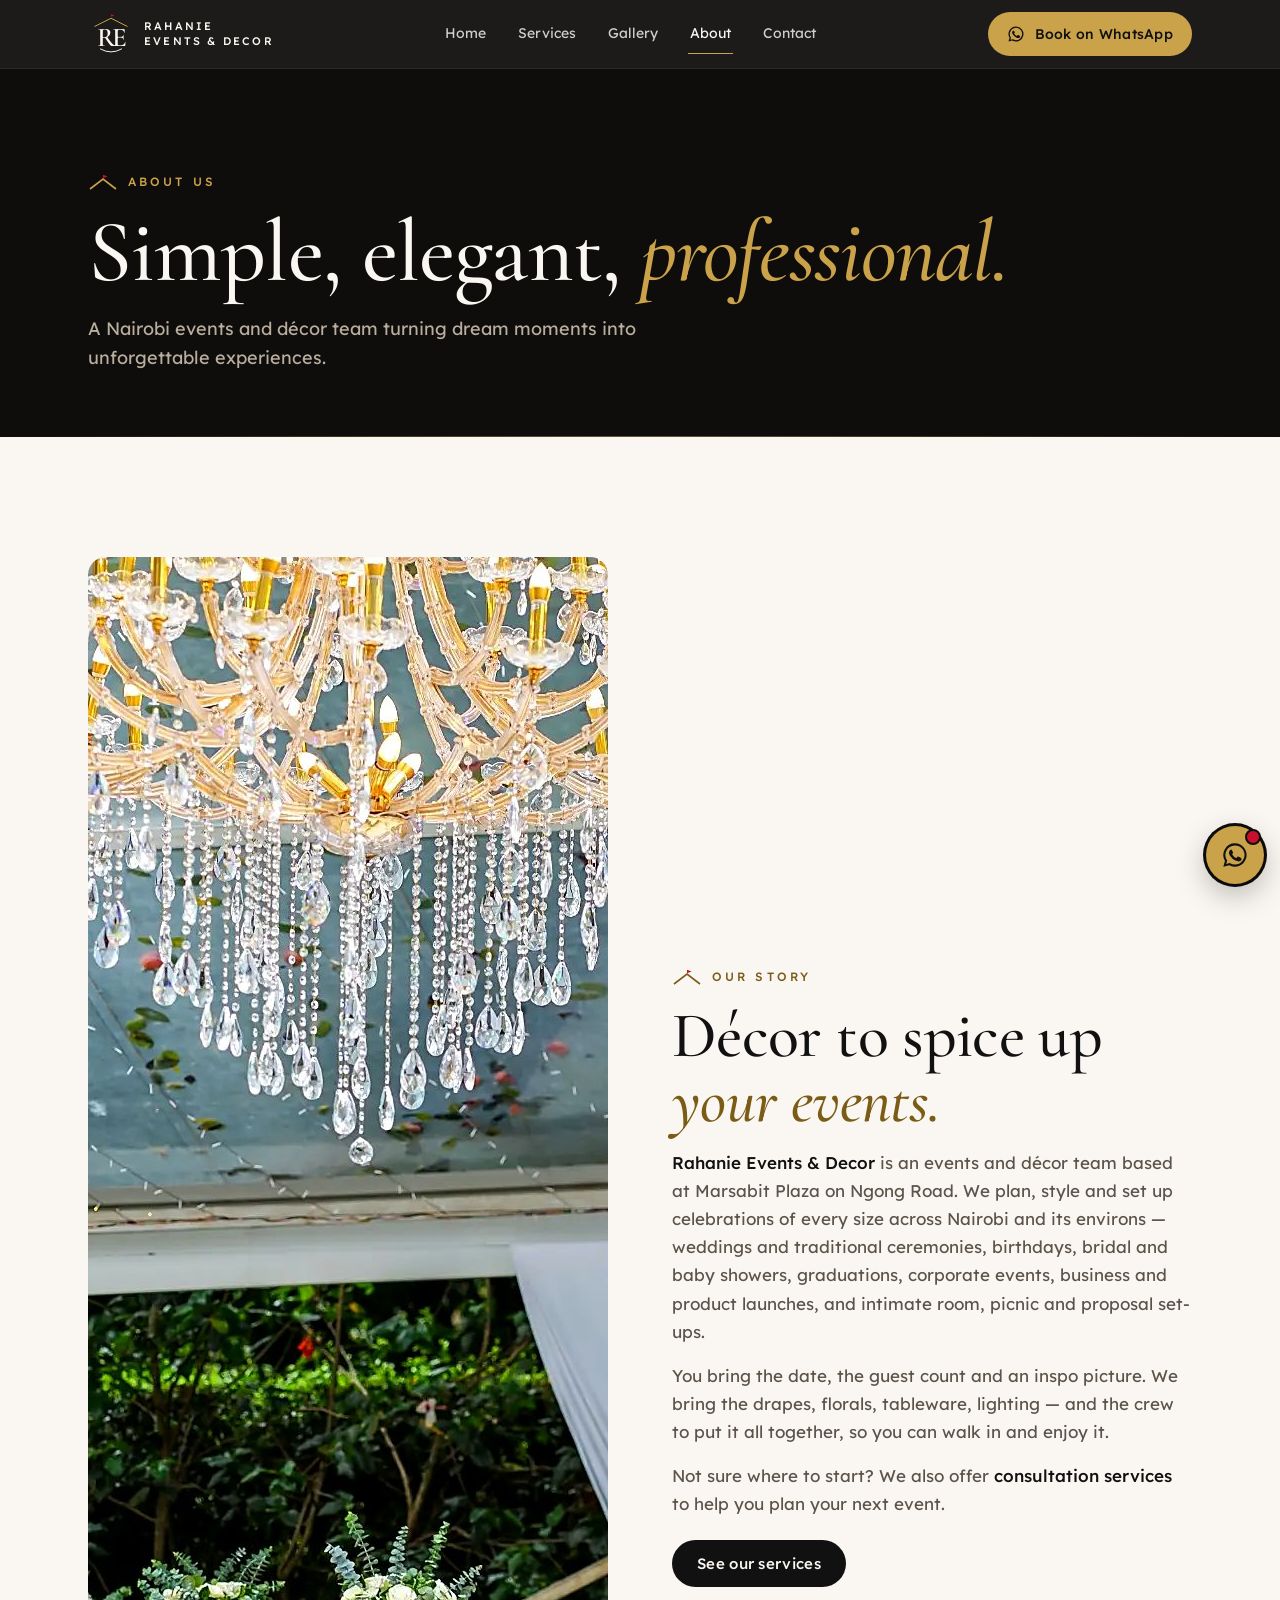
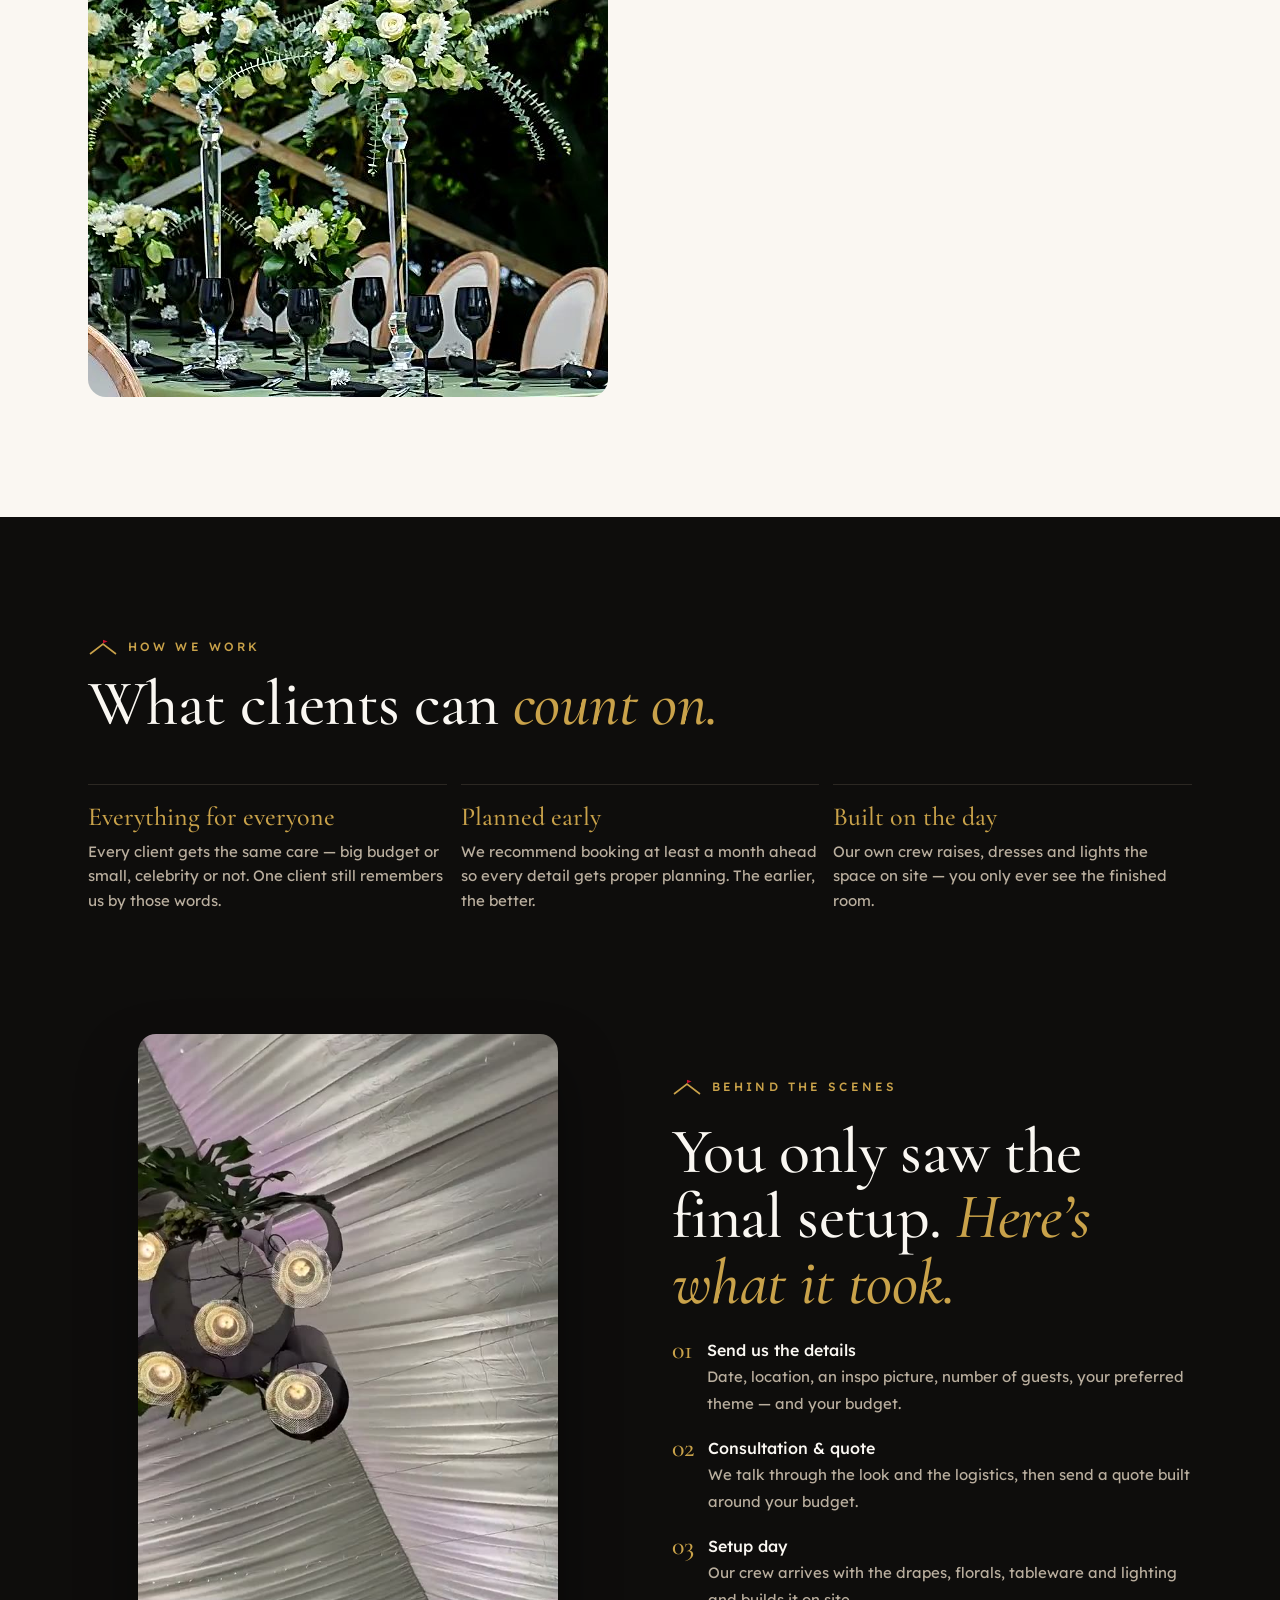
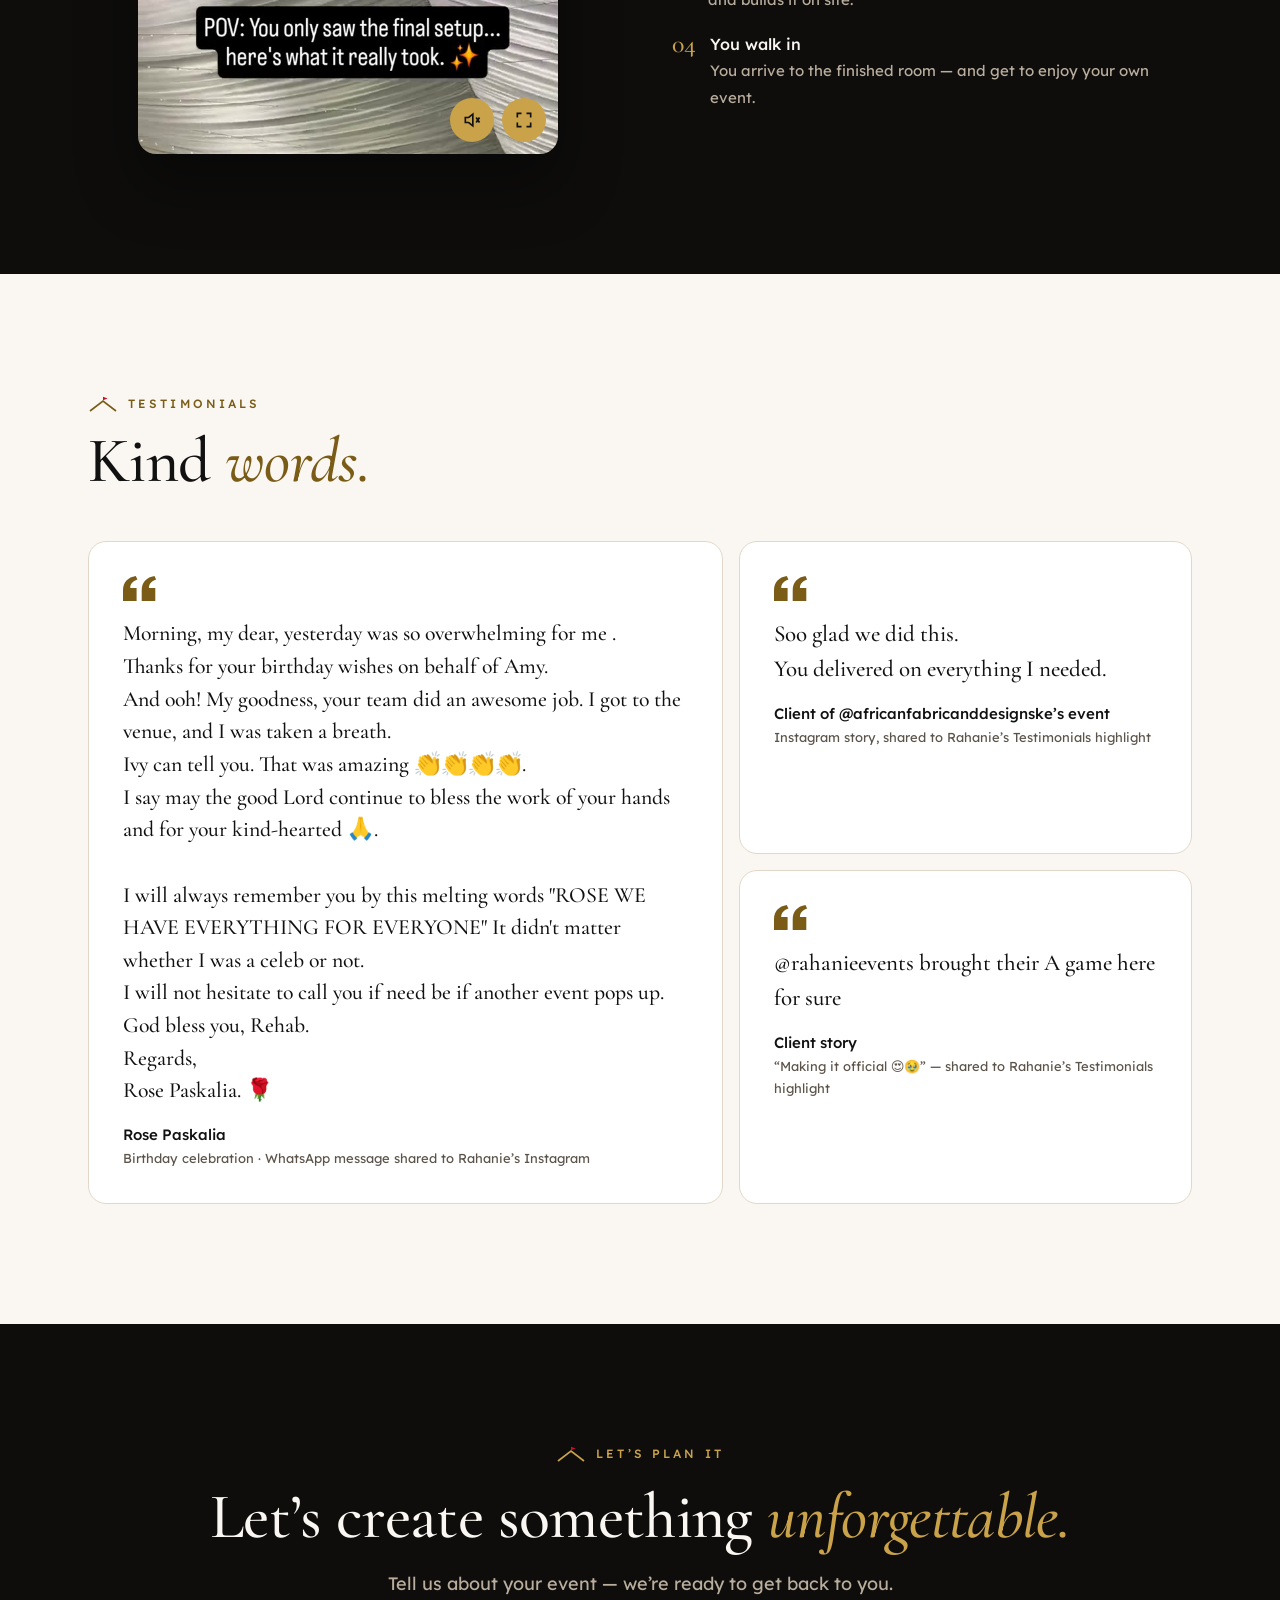
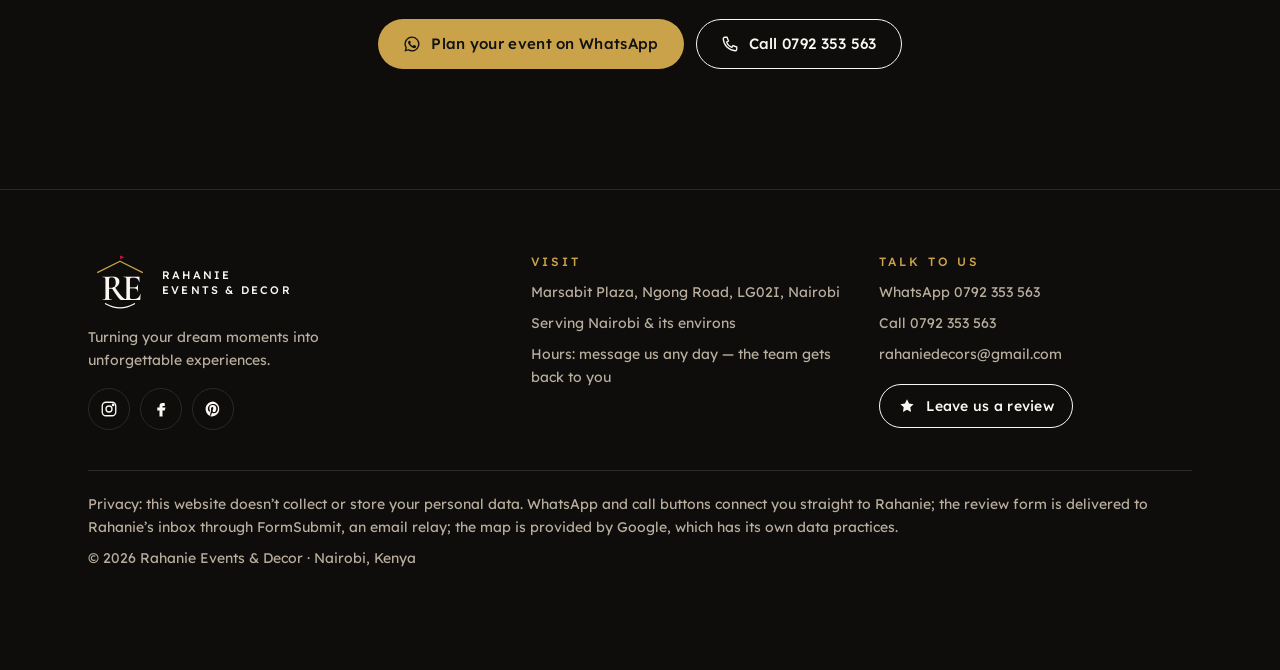
<file: about.html>
<!doctype html>
<html lang="en">
<head>
<meta charset="utf-8">
<meta name="viewport" content="width=device-width,initial-scale=1,viewport-fit=cover">
<title>About | Rahanie Events &amp; Decor — Event Planners &amp; Decorators, Ngong Road Nairobi</title>
<meta name="description" content="Meet Rahanie Events &amp; Decor: simple, elegant and professional event planning and décor from Marsabit Plaza, Ngong Road, serving Nairobi and its environs.">
<link rel="canonical" href="https://ignatius-kimeu.github.io/storyfront-rahanie-events/about.html">
<meta name="theme-color" content="#0E0D0C">
<meta property="og:type" content="website">
<meta property="og:site_name" content="Rahanie Events &amp; Decor">
<meta property="og:title" content="About | Rahanie Events &amp; Decor — Event Planners &amp; Decorators, Ngong Road Nairobi">
<meta property="og:description" content="Meet Rahanie Events &amp; Decor: simple, elegant and professional event planning and décor from Marsabit Plaza, Ngong Road, serving Nairobi and its environs.">
<meta property="og:url" content="https://ignatius-kimeu.github.io/storyfront-rahanie-events/about.html">
<meta property="og:image" content="https://ignatius-kimeu.github.io/storyfront-rahanie-events/og-image.jpg">
<meta property="og:image:width" content="1200">
<meta property="og:image:height" content="630">
<meta property="og:image:alt" content="Rahanie Events &amp; Decor — a floral pillar wedding aisle with the RE canopy monogram">
<meta name="twitter:card" content="summary_large_image">
<meta name="twitter:title" content="About | Rahanie Events &amp; Decor — Event Planners &amp; Decorators, Ngong Road Nairobi">
<meta name="twitter:description" content="Meet Rahanie Events &amp; Decor: simple, elegant and professional event planning and décor from Marsabit Plaza, Ngong Road, serving Nairobi and its environs.">
<meta name="twitter:image" content="https://ignatius-kimeu.github.io/storyfront-rahanie-events/og-image.jpg">
<link rel="icon" href="favicon.ico" sizes="any">
<link rel="icon" type="image/png" sizes="32x32" href="icons/favicon-32.png">
<link rel="apple-touch-icon" href="icons/apple-touch-icon.png">
<link rel="preconnect" href="https://fonts.googleapis.com">
<link rel="preconnect" href="https://fonts.gstatic.com" crossorigin>
<link rel="stylesheet" href="https://fonts.googleapis.com/css2?family=Cormorant+Garamond:ital,wght@0,500;0,600;1,500&family=Lexend:wght@300;400;500&display=swap">
<link rel="stylesheet" href="assets/site.css">
<script type="application/ld+json">{"@context": "https://schema.org", "@type": "EventPlanner", "name": "Rahanie Events & Decor", "url": "https://ignatius-kimeu.github.io/storyfront-rahanie-events/", "image": "https://ignatius-kimeu.github.io/storyfront-rahanie-events/og-image.jpg", "telephone": "+254792353563", "email": "rahaniedecors@gmail.com", "address": {"@type": "PostalAddress", "streetAddress": "Marsabit Plaza, Ngong Road, LG02I", "addressLocality": "Nairobi", "addressCountry": "KE"}, "areaServed": "Nairobi and environs", "sameAs": ["https://www.instagram.com/rahanieevents/", "https://www.facebook.com/rahanieeventsanddecor/", "https://www.pinterest.com/rahaniedecors/"]}</script>
</head>
<body>
<a class="skip" href="#main">Skip to content</a>
<div class="splash" aria-hidden="true"><svg viewBox="0 0 120 112" role="img" aria-label="Rahanie Events &amp; Decor logo"><path d="M16 36 60 14l44 22" fill="none" stroke="#C9A24A" stroke-width="2.6" stroke-linejoin="round"/><path d="M60 14V3l9 3.4-9 3.4" fill="#C8102E"/><text x="58" y="88" text-anchor="middle" font-family="Cormorant Garamond, Georgia, serif" font-weight="600" font-size="72" letter-spacing="-9" fill="currentColor">RE</text><path d="M32 96q28 16 56 0" fill="none" stroke="currentColor" stroke-width="2.6" stroke-linecap="round"/></svg></div>
<header class="site-head">
  <div class="wrap bar">
    <a class="brand" href="index.html" aria-label="Rahanie Events &amp; Decor — home"><svg viewBox="0 0 120 112" role="img" aria-label="Rahanie Events &amp; Decor logo"><path d="M16 36 60 14l44 22" fill="none" stroke="#C9A24A" stroke-width="2.6" stroke-linejoin="round"/><path d="M60 14V3l9 3.4-9 3.4" fill="#C8102E"/><text x="58" y="88" text-anchor="middle" font-family="Cormorant Garamond, Georgia, serif" font-weight="600" font-size="72" letter-spacing="-9" fill="currentColor">RE</text><path d="M32 96q28 16 56 0" fill="none" stroke="currentColor" stroke-width="2.6" stroke-linecap="round"/></svg><span class="word">Rahanie<br>Events &amp; Decor</span></a>
    <nav class="nav" aria-label="Main"><a href="index.html">Home</a><a href="services.html">Services</a><a href="gallery.html">Gallery</a><a href="about.html" aria-current="page">About</a><a href="contact.html">Contact</a></nav>
    <a class="btn btn-gold head-cta" href="https://wa.me/254792353563?text=Hi%20Rahanie%20Events%21%20I%20found%20you%20through%20your%20website%20and%20I%27d%20like%20to%20plan%20an%20event." target="_blank" rel="noopener"><svg viewBox="0 0 24 24" fill="currentColor" aria-hidden="true"><path d="M12 2a10 10 0 0 0-8.6 15.1L2 22l5-1.3A10 10 0 1 0 12 2Zm0 18.2a8.2 8.2 0 0 1-4.2-1.1l-.3-.2-3 .8.8-2.9-.2-.3A8.2 8.2 0 1 1 12 20.2Zm4.5-6.1c-.2-.1-1.5-.7-1.7-.8s-.4-.1-.6.1-.6.8-.8 1-.3.2-.5.1a6.7 6.7 0 0 1-3.3-2.9c-.3-.4.3-.4.7-1.4a.5.5 0 0 0 0-.4l-.8-1.8c-.2-.5-.4-.4-.6-.4h-.5a1 1 0 0 0-.7.3 3 3 0 0 0-.9 2.2 5.2 5.2 0 0 0 1.1 2.7 11.8 11.8 0 0 0 4.5 4c1.7.7 2.3.8 3.2.6a2.7 2.7 0 0 0 1.8-1.2 2.2 2.2 0 0 0 .1-1.3c0-.1-.2-.2-.5-.3Z"/></svg>Book on WhatsApp</a>
    <button class="burger" type="button" aria-expanded="false" aria-controls="menu" aria-label="Menu"><span></span></button>
  </div>
</header>
<nav class="panel" id="menu" aria-label="Mobile"><a class="p" href="index.html">Home</a><a class="p" href="services.html">Services</a><a class="p" href="gallery.html">Gallery</a><a class="p" href="about.html" aria-current="page">About</a><a class="p" href="contact.html">Contact</a>
  <div class="btns"><a class="btn btn-gold" href="https://wa.me/254792353563?text=Hi%20Rahanie%20Events%21%20I%20found%20you%20through%20your%20website%20and%20I%27d%20like%20to%20plan%20an%20event." target="_blank" rel="noopener"><svg viewBox="0 0 24 24" fill="currentColor" aria-hidden="true"><path d="M12 2a10 10 0 0 0-8.6 15.1L2 22l5-1.3A10 10 0 1 0 12 2Zm0 18.2a8.2 8.2 0 0 1-4.2-1.1l-.3-.2-3 .8.8-2.9-.2-.3A8.2 8.2 0 1 1 12 20.2Zm4.5-6.1c-.2-.1-1.5-.7-1.7-.8s-.4-.1-.6.1-.6.8-.8 1-.3.2-.5.1a6.7 6.7 0 0 1-3.3-2.9c-.3-.4.3-.4.7-1.4a.5.5 0 0 0 0-.4l-.8-1.8c-.2-.5-.4-.4-.6-.4h-.5a1 1 0 0 0-.7.3 3 3 0 0 0-.9 2.2 5.2 5.2 0 0 0 1.1 2.7 11.8 11.8 0 0 0 4.5 4c1.7.7 2.3.8 3.2.6a2.7 2.7 0 0 0 1.8-1.2 2.2 2.2 0 0 0 .1-1.3c0-.1-.2-.2-.5-.3Z"/></svg>WhatsApp us</a><a class="btn btn-line" href="tel:+254792353563"><svg viewBox="0 0 24 24" fill="none" stroke="currentColor" stroke-width="1.8" aria-hidden="true"><path d="M5 3h3l2 5-2.5 1.5a11 11 0 0 0 7 7L16 14l5 2v3a2 2 0 0 1-2 2A17 17 0 0 1 3 5a2 2 0 0 1 2-2Z"/></svg>Call 0792 353 563</a></div>
</nav>
<main id="main">
<section class="phero dark"><div class="wrap"><p class="eyebrow"><svg class="roof" viewBox="0 0 30 16" aria-hidden="true"><path d="M2 15 15 5l13 10" fill="none" stroke="currentColor" stroke-width="1.6"/><path d="M15 5V.8l4.6 1.7L15 4.2" fill="#C8102E"/></svg><span>About us</span></p><h1>Simple, elegant, <em>professional.</em></h1><p class="lede">A Nairobi events and décor team turning dream moments into unforgettable experiences.</p></div></section>
<section><div class="wrap split">
  <img class="rv" src="images/gallery/wedding-crystal-chandelier-tent.jpg" width="1440" height="1440" alt="Crystal chandelier hanging from a clear marquee roof over tables with tall white floral arrangements and drapes" loading="lazy" decoding="async">
  <div class="prose rv">
    <p class="eyebrow"><svg class="roof" viewBox="0 0 30 16" aria-hidden="true"><path d="M2 15 15 5l13 10" fill="none" stroke="currentColor" stroke-width="1.6"/><path d="M15 5V.8l4.6 1.7L15 4.2" fill="#C8102E"/></svg><span>Our story</span></p>
    <h2 style="color:var(--ink)">Décor to spice up <em>your events.</em></h2>
    <p><strong>Rahanie Events &amp; Decor</strong> is an events and décor team based at Marsabit Plaza on Ngong Road. We plan, style and set up celebrations of every size across Nairobi and its environs — weddings and traditional ceremonies, birthdays, bridal and baby showers, graduations, corporate events, business and product launches, and intimate room, picnic and proposal set-ups.</p>
    <p>You bring the date, the guest count and an inspo picture. We bring the drapes, florals, tableware, lighting — and the crew to put it all together, so you can walk in and enjoy it.</p>
    <p>Not sure where to start? We also offer <strong>consultation services</strong> to help you plan your next event.</p>
    <div class="btns" style="margin-top:6px"><a class="btn btn-ink" href="services.html">See our services</a></div>
  </div>
</div></section>
<section class="dark" aria-labelledby="v-title"><div class="wrap">
  <div class="head rv"><p class="eyebrow"><svg class="roof" viewBox="0 0 30 16" aria-hidden="true"><path d="M2 15 15 5l13 10" fill="none" stroke="currentColor" stroke-width="1.6"/><path d="M15 5V.8l4.6 1.7L15 4.2" fill="#C8102E"/></svg><span>How we work</span></p><h2 id="v-title">What clients can <em>count on.</em></h2></div>
  <div class="values">
    <div class="rv"><b>Everything for everyone</b><p>Every client gets the same care — big budget or small, celebrity or not. One client still remembers us by those words.</p></div>
    <div class="rv"><b>Planned early</b><p>We recommend booking at least a month ahead so every detail gets proper planning. The earlier, the better.</p></div>
    <div class="rv"><b>Built on the day</b><p>Our own crew raises, dresses and lights the space on site — you only ever see the finished room.</p></div>
  </div>
</div></section>
<section class="dark" style="padding-top:0" aria-labelledby="bts-title"><div class="wrap film">
  <div class="vid rv">
  <video muted playsinline loop preload="none" poster="images/bts-setup-poster.jpg" aria-label="Behind-the-scenes reel: the crew raising a marquee, prepping flowers, unloading chairs and dressing black, white and silver tables">
    <source src="videos/bts-setup-reel.mp4" type="video/mp4">
  </video>
  <div class="ctl"><button class="snd" type="button" aria-pressed="false" aria-label="Turn sound on"><svg class="off-icon" viewBox="0 0 24 24" fill="none" stroke="currentColor" stroke-width="2" aria-hidden="true"><path d="M4 9v6h4l5 4V5L8 9H4Z"/><path d="m17 9 4 6m0-6-4 6"/></svg><svg class="on-icon" viewBox="0 0 24 24" fill="none" stroke="currentColor" stroke-width="2" aria-hidden="true"><path d="M4 9v6h4l5 4V5L8 9H4Z"/><path d="M16.5 8.5a5 5 0 0 1 0 7M19 6a8.5 8.5 0 0 1 0 12"/></svg></button><button class="fs" type="button" aria-label="Watch full screen"><svg viewBox="0 0 24 24" fill="none" stroke="currentColor" stroke-width="2" aria-hidden="true"><path d="M4 9V4h5M20 9V4h-5M4 15v5h5M20 15v5h-5"/></svg></button></div>
</div>
  <div class="rv" style="display:grid;gap:22px"><p class="eyebrow"><svg class="roof" viewBox="0 0 30 16" aria-hidden="true"><path d="M2 15 15 5l13 10" fill="none" stroke="currentColor" stroke-width="1.6"/><path d="M15 5V.8l4.6 1.7L15 4.2" fill="#C8102E"/></svg><span>Behind the scenes</span></p><h2 id="bts-title">You only saw the final setup. <em>Here’s what it took.</em></h2><ol class="steps">
  <li><div><b>Send us the details</b><span>Date, location, an inspo picture, number of guests, your preferred theme — and your budget.</span></div></li>
  <li><div><b>Consultation &amp; quote</b><span>We talk through the look and the logistics, then send a quote built around your budget.</span></div></li>
  <li><div><b>Setup day</b><span>Our crew arrives with the drapes, florals, tableware and lighting and builds it on site.</span></div></li>
  <li><div><b>You walk in</b><span>You arrive to the finished room — and get to enjoy your own event.</span></div></li>
</ol></div>
</div></section>
<section aria-labelledby="t-title"><div class="wrap">
  <div class="head rv"><p class="eyebrow"><svg class="roof" viewBox="0 0 30 16" aria-hidden="true"><path d="M2 15 15 5l13 10" fill="none" stroke="currentColor" stroke-width="1.6"/><path d="M15 5V.8l4.6 1.7L15 4.2" fill="#C8102E"/></svg><span>Testimonials</span></p><h2 id="t-title">Kind <em>words.</em></h2></div>
  <div class="quotes">
  <figure class="quote big rv"><svg class="mark" viewBox="0 0 40 30" fill="currentColor" aria-hidden="true"><path d="M0 30V17C0 7 6 1.5 15 0l2 4C11 6 8.6 9.5 8.5 14H16v16Zm22 0V17C22 7 28 1.5 37 0l2 4c-6 2-8.4 5.5-8.5 10H38v16Z"/></svg><blockquote>Morning, my dear, yesterday was so overwhelming for me .
Thanks for your birthday wishes on behalf of Amy.
And ooh! My goodness, your team did an awesome job. I got to the venue, and I was taken a breath.
Ivy can tell you. That was amazing 👏👏👏👏.
I say may the good Lord continue to bless the work of your hands and for your kind-hearted 🙏.

I will always remember you by this melting words &quot;ROSE WE HAVE EVERYTHING FOR EVERYONE&quot; It didn&#x27;t matter whether I was a celeb or not.
I will not hesitate to call you if need be if another event pops up.
God bless you, Rehab.
Regards,
Rose Paskalia. 🌹</blockquote><figcaption><b>Rose Paskalia</b>Birthday celebration · WhatsApp message shared to Rahanie’s Instagram</figcaption></figure>
  <div class="stack">
    <figure class="quote rv"><svg class="mark" viewBox="0 0 40 30" fill="currentColor" aria-hidden="true"><path d="M0 30V17C0 7 6 1.5 15 0l2 4C11 6 8.6 9.5 8.5 14H16v16Zm22 0V17C22 7 28 1.5 37 0l2 4c-6 2-8.4 5.5-8.5 10H38v16Z"/></svg><blockquote>Soo glad we did this.
You delivered on everything I needed.</blockquote><figcaption><b>Client of @africanfabricanddesignske’s event</b>Instagram story, shared to Rahanie’s Testimonials highlight</figcaption></figure>
    <figure class="quote rv"><svg class="mark" viewBox="0 0 40 30" fill="currentColor" aria-hidden="true"><path d="M0 30V17C0 7 6 1.5 15 0l2 4C11 6 8.6 9.5 8.5 14H16v16Zm22 0V17C22 7 28 1.5 37 0l2 4c-6 2-8.4 5.5-8.5 10H38v16Z"/></svg><blockquote>@rahanieevents brought their A game here for sure</blockquote><figcaption><b>Client story</b>“Making it official 😍🥹” — shared to Rahanie’s Testimonials highlight</figcaption></figure>
  </div>
</div>
</div></section>
<section class="cta dark"><div class="wrap rv"><p class="eyebrow"><svg class="roof" viewBox="0 0 30 16" aria-hidden="true"><path d="M2 15 15 5l13 10" fill="none" stroke="currentColor" stroke-width="1.6"/><path d="M15 5V.8l4.6 1.7L15 4.2" fill="#C8102E"/></svg><span>Let’s plan it</span></p><h2>Let’s create something <em>unforgettable.</em></h2><p class="lede">Tell us about your event — we’re ready to get back to you.</p>
  <div class="btns"><a class="btn btn-gold" href="https://wa.me/254792353563?text=Hi%20Rahanie%20Events%21%20I%20found%20you%20through%20your%20website%20and%20I%27d%20like%20to%20plan%20an%20event." target="_blank" rel="noopener"><svg viewBox="0 0 24 24" fill="currentColor" aria-hidden="true"><path d="M12 2a10 10 0 0 0-8.6 15.1L2 22l5-1.3A10 10 0 1 0 12 2Zm0 18.2a8.2 8.2 0 0 1-4.2-1.1l-.3-.2-3 .8.8-2.9-.2-.3A8.2 8.2 0 1 1 12 20.2Zm4.5-6.1c-.2-.1-1.5-.7-1.7-.8s-.4-.1-.6.1-.6.8-.8 1-.3.2-.5.1a6.7 6.7 0 0 1-3.3-2.9c-.3-.4.3-.4.7-1.4a.5.5 0 0 0 0-.4l-.8-1.8c-.2-.5-.4-.4-.6-.4h-.5a1 1 0 0 0-.7.3 3 3 0 0 0-.9 2.2 5.2 5.2 0 0 0 1.1 2.7 11.8 11.8 0 0 0 4.5 4c1.7.7 2.3.8 3.2.6a2.7 2.7 0 0 0 1.8-1.2 2.2 2.2 0 0 0 .1-1.3c0-.1-.2-.2-.5-.3Z"/></svg>Plan your event on WhatsApp</a><a class="btn btn-line" href="tel:+254792353563"><svg viewBox="0 0 24 24" fill="none" stroke="currentColor" stroke-width="1.8" aria-hidden="true"><path d="M5 3h3l2 5-2.5 1.5a11 11 0 0 0 7 7L16 14l5 2v3a2 2 0 0 1-2 2A17 17 0 0 1 3 5a2 2 0 0 1 2-2Z"/></svg>Call 0792 353 563</a></div></div></section>
</main>
<footer class="site-foot">
  <div class="wrap">
    <div class="fgrid2">
      <div>
        <a class="brand" href="index.html" aria-label="Rahanie Events &amp; Decor — home"><svg viewBox="0 0 120 112" role="img" aria-label="Rahanie Events &amp; Decor logo"><path d="M16 36 60 14l44 22" fill="none" stroke="#C9A24A" stroke-width="2.6" stroke-linejoin="round"/><path d="M60 14V3l9 3.4-9 3.4" fill="#C8102E"/><text x="58" y="88" text-anchor="middle" font-family="Cormorant Garamond, Georgia, serif" font-weight="600" font-size="72" letter-spacing="-9" fill="currentColor">RE</text><path d="M32 96q28 16 56 0" fill="none" stroke="currentColor" stroke-width="2.6" stroke-linecap="round"/></svg><span class="word">Rahanie<br>Events &amp; Decor</span></a>
        <p style="margin-top:14px;max-width:34ch">Turning your dream moments into unforgettable experiences.</p>
        <div class="social">
          <a href="https://www.instagram.com/rahanieevents/" target="_blank" rel="noopener" aria-label="Instagram — @rahanieevents"><svg viewBox="0 0 24 24" fill="none" stroke="currentColor" stroke-width="1.8" aria-hidden="true"><rect x="3" y="3" width="18" height="18" rx="5"/><circle cx="12" cy="12" r="4"/><circle cx="17.5" cy="6.5" r="1" fill="currentColor"/></svg></a>
          <a href="https://www.facebook.com/rahanieeventsanddecor/" target="_blank" rel="noopener" aria-label="Facebook — Rahanie Events &amp; Decor"><svg viewBox="0 0 24 24" fill="currentColor" aria-hidden="true"><path d="M14 8h3V4h-3a4 4 0 0 0-4 4v2H7v4h3v8h4v-8h3l1-4h-4V8.5c0-.3.2-.5.5-.5Z"/></svg></a>
          <a href="https://www.pinterest.com/rahaniedecors/" target="_blank" rel="noopener" aria-label="Pinterest — rahaniedecors"><svg viewBox="0 0 24 24" fill="currentColor" aria-hidden="true"><path d="M12 2a10 10 0 0 0-3.6 19.3c-.1-.8-.2-2 0-2.9l1.2-5s-.3-.6-.3-1.5c0-1.4.8-2.5 1.8-2.5.9 0 1.3.6 1.3 1.4 0 .9-.6 2.2-.9 3.4-.2 1 .5 1.9 1.6 1.9 1.9 0 3.3-2 3.3-4.9 0-2.6-1.8-4.4-4.5-4.4a4.6 4.6 0 0 0-4.8 4.6c0 .9.3 1.9.8 2.4l.1.4-.3 1.2c0 .2-.2.3-.4.2-1.3-.6-2.1-2.5-2.1-4 0-3.3 2.4-6.3 6.9-6.3 3.6 0 6.4 2.6 6.4 6 0 3.6-2.3 6.5-5.4 6.5-1.1 0-2.1-.6-2.4-1.2l-.7 2.5c-.2.9-.9 2.1-1.3 2.8A10 10 0 1 0 12 2Z"/></svg></a>
        </div>
      </div>
      <div>
        <h2>Visit</h2>
        <ul><li>Marsabit Plaza, Ngong Road, LG02I, Nairobi</li><li>Serving Nairobi &amp; its environs</li><li>Hours: message us any day — the team gets back to you</li></ul>
      </div>
      <div>
        <h2>Talk to us</h2>
        <ul>
          <li><a href="https://wa.me/254792353563?text=Hi%20Rahanie%20Events%21%20I%20found%20you%20through%20your%20website%20and%20I%27d%20like%20to%20plan%20an%20event." target="_blank" rel="noopener">WhatsApp 0792 353 563</a></li>
          <li><a href="tel:+254792353563">Call 0792 353 563</a></li>
          <li><a href="mailto:rahaniedecors@gmail.com">rahaniedecors@gmail.com</a></li>
        </ul>
        <a class="btn btn-line" style="margin-top:18px;padding:12px 18px;font-size:14px" href="contact.html#review"><svg viewBox="0 0 24 24" fill="currentColor" aria-hidden="true"><path d="m12 3 2.7 5.6 6.1.9-4.4 4.3 1 6.1L12 17l-5.4 2.9 1-6.1-4.4-4.3 6.1-.9Z"/></svg>Leave us a review</a>
      </div>
    </div>
    <div class="legal"><p>Privacy: this website doesn’t collect or store your personal data. WhatsApp and call buttons connect you straight to Rahanie; the review form is delivered to Rahanie’s inbox through FormSubmit, an email relay; the map is provided by Google, which has its own data practices.</p><p>© <span data-year>2026</span> Rahanie Events &amp; Decor · Nairobi, Kenya</p></div>
  </div>
</footer>
<a class="fab" href="https://wa.me/254792353563?text=Hi%20Rahanie%20Events%21%20I%20found%20you%20through%20your%20website%20and%20I%27d%20like%20to%20plan%20an%20event." target="_blank" rel="noopener" aria-label="Chat with Rahanie on WhatsApp"><svg viewBox="0 0 24 24" fill="currentColor" aria-hidden="true"><path d="M12 2a10 10 0 0 0-8.6 15.1L2 22l5-1.3A10 10 0 1 0 12 2Zm0 18.2a8.2 8.2 0 0 1-4.2-1.1l-.3-.2-3 .8.8-2.9-.2-.3A8.2 8.2 0 1 1 12 20.2Zm4.5-6.1c-.2-.1-1.5-.7-1.7-.8s-.4-.1-.6.1-.6.8-.8 1-.3.2-.5.1a6.7 6.7 0 0 1-3.3-2.9c-.3-.4.3-.4.7-1.4a.5.5 0 0 0 0-.4l-.8-1.8c-.2-.5-.4-.4-.6-.4h-.5a1 1 0 0 0-.7.3 3 3 0 0 0-.9 2.2 5.2 5.2 0 0 0 1.1 2.7 11.8 11.8 0 0 0 4.5 4c1.7.7 2.3.8 3.2.6a2.7 2.7 0 0 0 1.8-1.2 2.2 2.2 0 0 0 .1-1.3c0-.1-.2-.2-.5-.3Z"/></svg></a>
<script src="assets/site.js" defer></script>
</body>
</html>
</file>
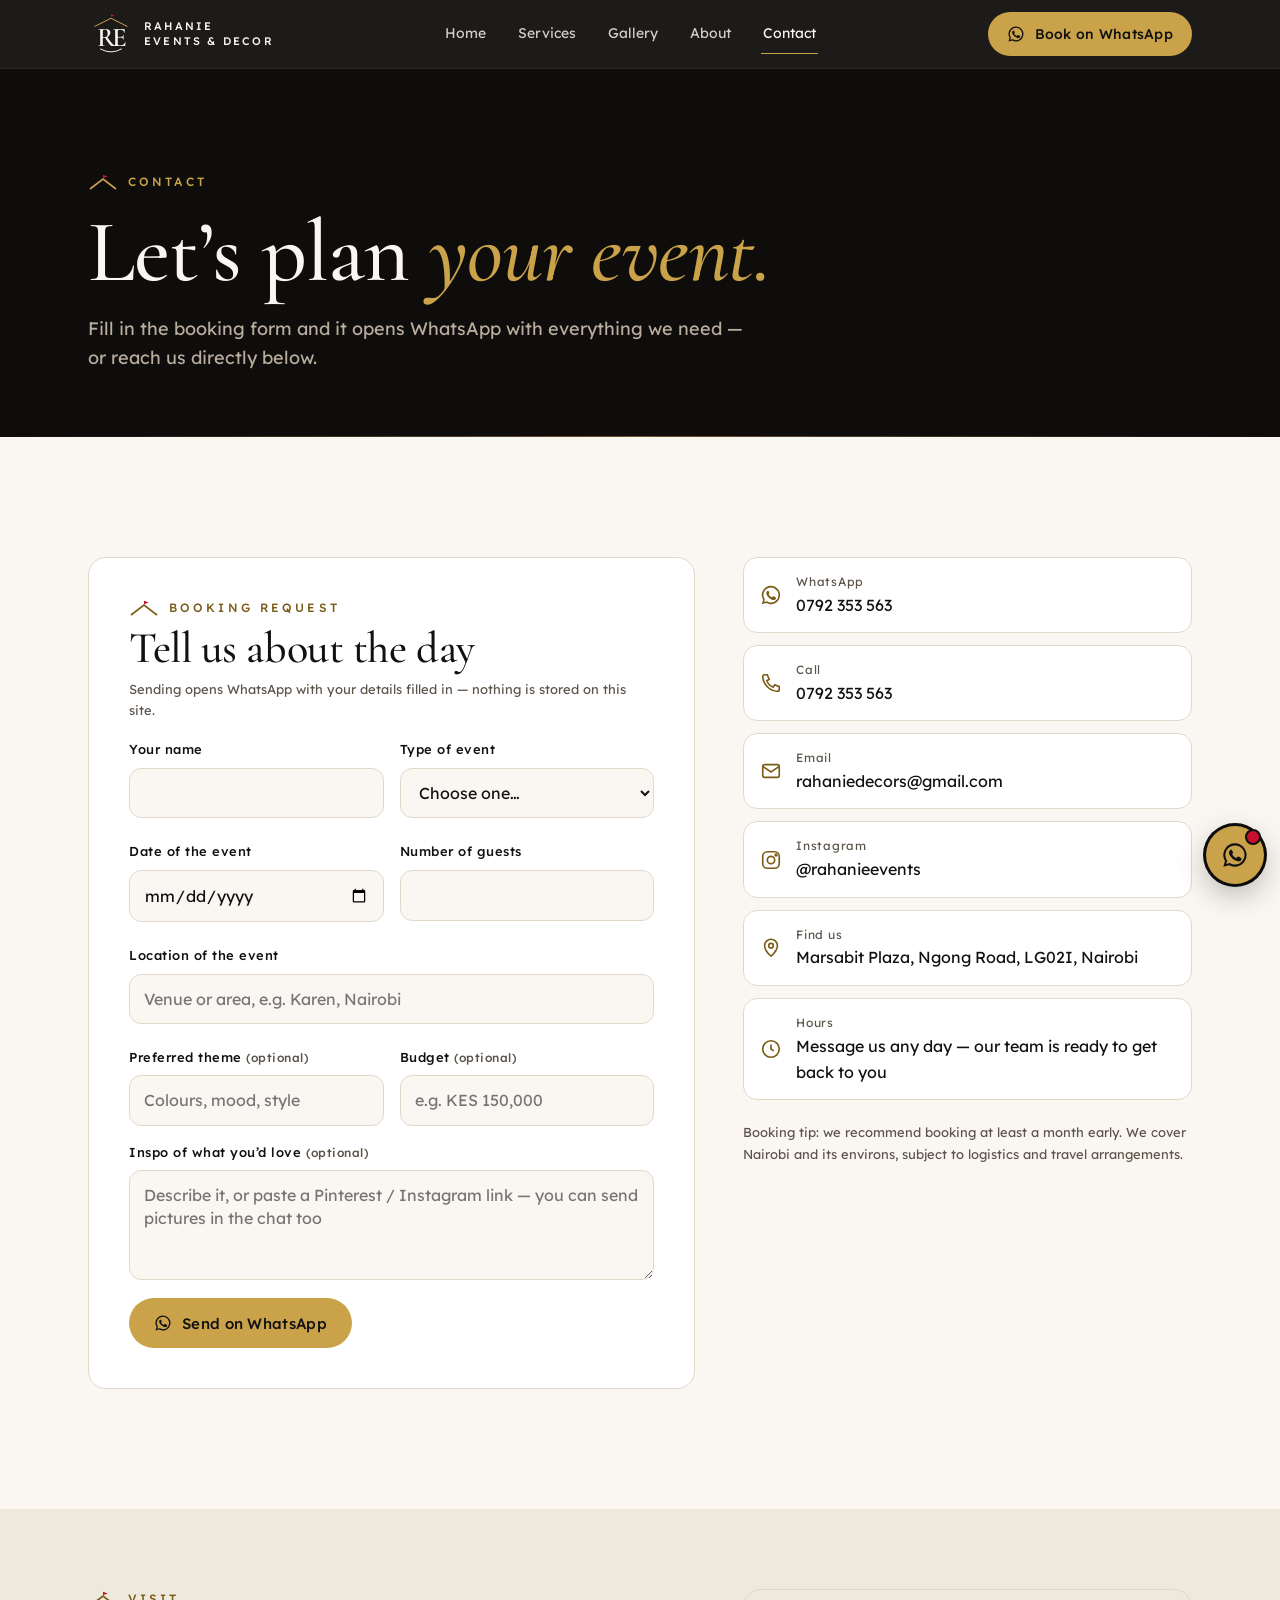
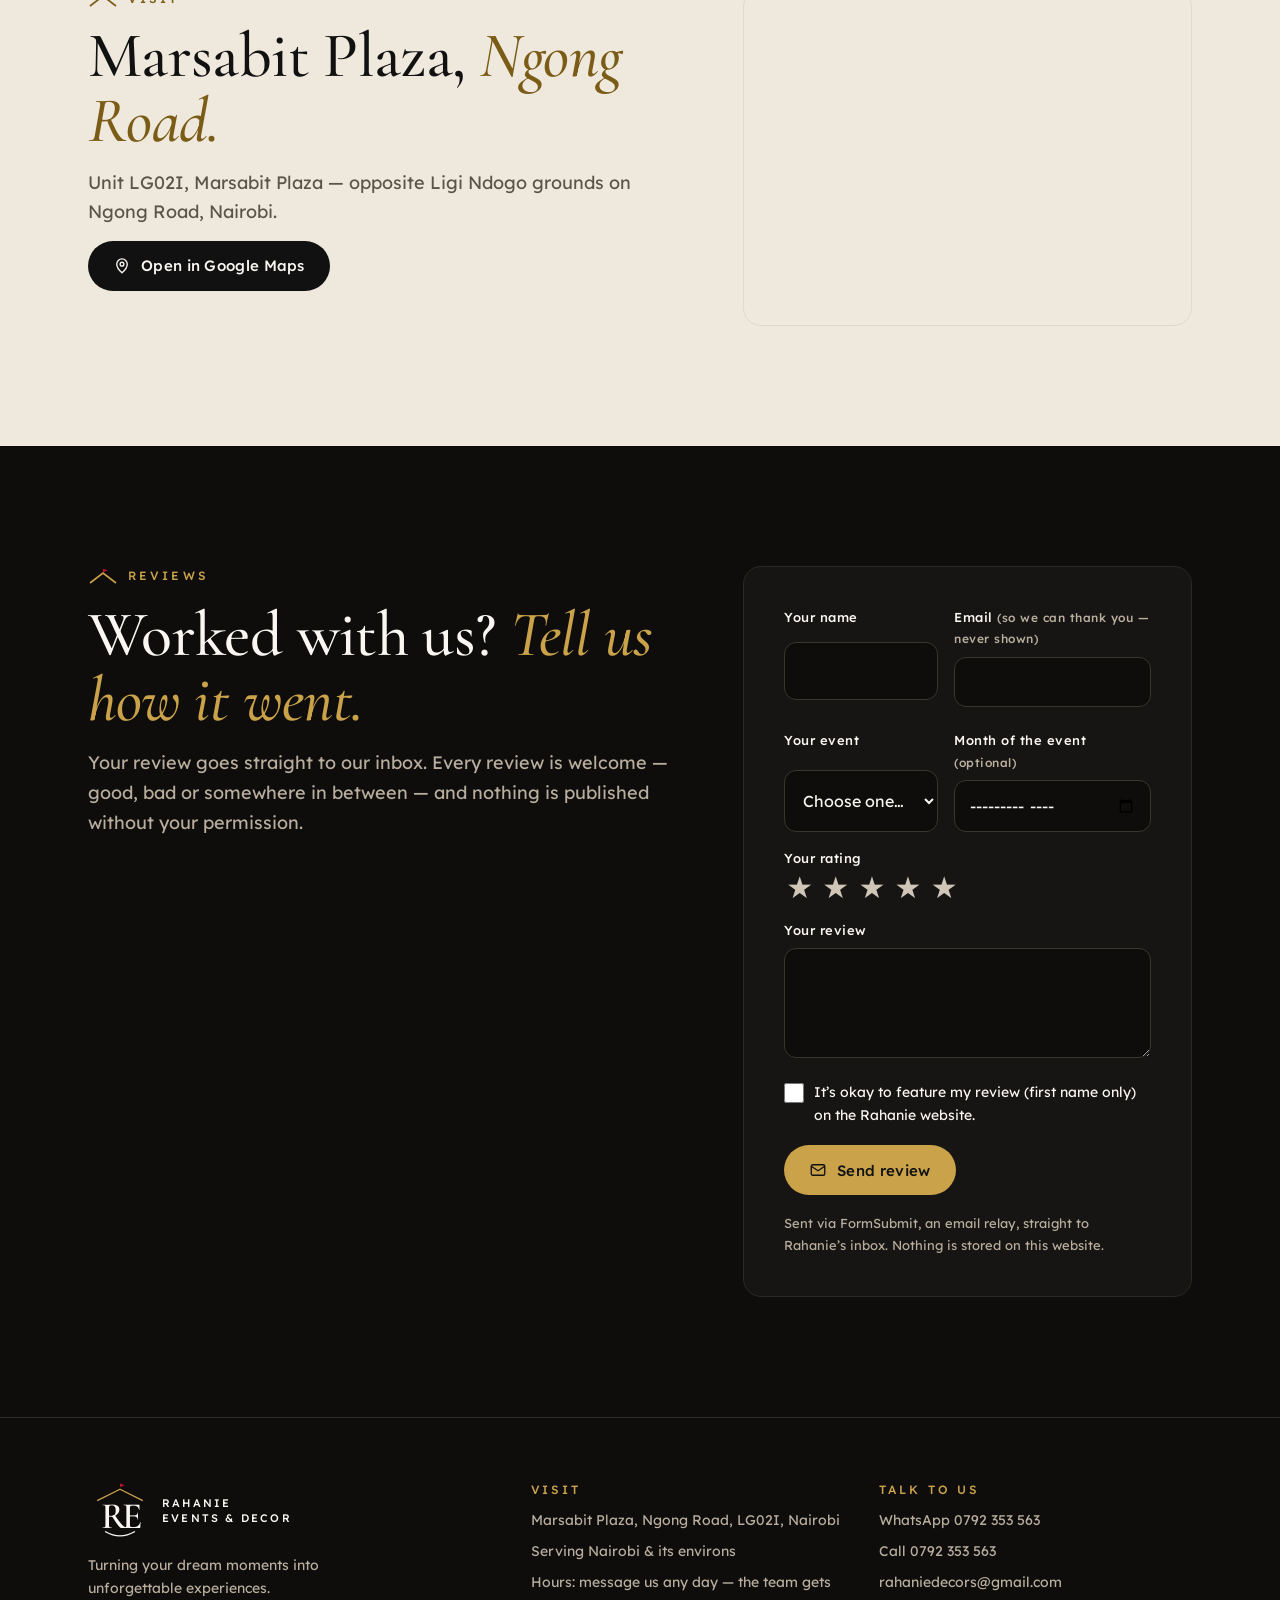
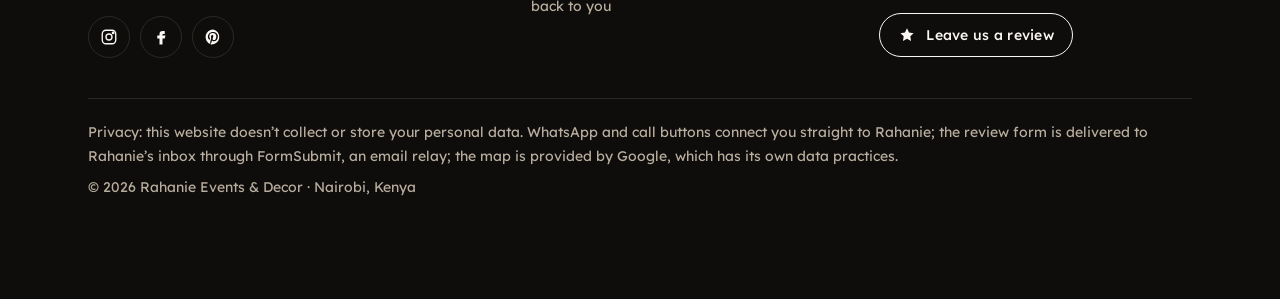
<file: contact.html>
<!doctype html>
<html lang="en">
<head>
<meta charset="utf-8">
<meta name="viewport" content="width=device-width,initial-scale=1,viewport-fit=cover">
<title>Contact &amp; Booking | Rahanie Events &amp; Decor — Marsabit Plaza, Ngong Road, Nairobi</title>
<meta name="description" content="Book Rahanie Events &amp; Decor on WhatsApp 0792 353 563, email rahaniedecors@gmail.com, or visit Marsabit Plaza, Ngong Road, Nairobi. Leave a review for the team.">
<link rel="canonical" href="https://ignatius-kimeu.github.io/storyfront-rahanie-events/contact.html">
<meta name="theme-color" content="#0E0D0C">
<meta property="og:type" content="website">
<meta property="og:site_name" content="Rahanie Events &amp; Decor">
<meta property="og:title" content="Contact &amp; Booking | Rahanie Events &amp; Decor — Marsabit Plaza, Ngong Road, Nairobi">
<meta property="og:description" content="Book Rahanie Events &amp; Decor on WhatsApp 0792 353 563, email rahaniedecors@gmail.com, or visit Marsabit Plaza, Ngong Road, Nairobi. Leave a review for the team.">
<meta property="og:url" content="https://ignatius-kimeu.github.io/storyfront-rahanie-events/contact.html">
<meta property="og:image" content="https://ignatius-kimeu.github.io/storyfront-rahanie-events/og-image.jpg">
<meta property="og:image:width" content="1200">
<meta property="og:image:height" content="630">
<meta property="og:image:alt" content="Rahanie Events &amp; Decor — a floral pillar wedding aisle with the RE canopy monogram">
<meta name="twitter:card" content="summary_large_image">
<meta name="twitter:title" content="Contact &amp; Booking | Rahanie Events &amp; Decor — Marsabit Plaza, Ngong Road, Nairobi">
<meta name="twitter:description" content="Book Rahanie Events &amp; Decor on WhatsApp 0792 353 563, email rahaniedecors@gmail.com, or visit Marsabit Plaza, Ngong Road, Nairobi. Leave a review for the team.">
<meta name="twitter:image" content="https://ignatius-kimeu.github.io/storyfront-rahanie-events/og-image.jpg">
<link rel="icon" href="favicon.ico" sizes="any">
<link rel="icon" type="image/png" sizes="32x32" href="icons/favicon-32.png">
<link rel="apple-touch-icon" href="icons/apple-touch-icon.png">
<link rel="preconnect" href="https://fonts.googleapis.com">
<link rel="preconnect" href="https://fonts.gstatic.com" crossorigin>
<link rel="stylesheet" href="https://fonts.googleapis.com/css2?family=Cormorant+Garamond:ital,wght@0,500;0,600;1,500&family=Lexend:wght@300;400;500&display=swap">
<link rel="stylesheet" href="assets/site.css">
<script type="application/ld+json">{"@context": "https://schema.org", "@type": "EventPlanner", "name": "Rahanie Events & Decor", "url": "https://ignatius-kimeu.github.io/storyfront-rahanie-events/", "image": "https://ignatius-kimeu.github.io/storyfront-rahanie-events/og-image.jpg", "telephone": "+254792353563", "email": "rahaniedecors@gmail.com", "address": {"@type": "PostalAddress", "streetAddress": "Marsabit Plaza, Ngong Road, LG02I", "addressLocality": "Nairobi", "addressCountry": "KE"}, "areaServed": "Nairobi and environs", "sameAs": ["https://www.instagram.com/rahanieevents/", "https://www.facebook.com/rahanieeventsanddecor/", "https://www.pinterest.com/rahaniedecors/"]}</script>
</head>
<body>
<a class="skip" href="#main">Skip to content</a>
<div class="splash" aria-hidden="true"><svg viewBox="0 0 120 112" role="img" aria-label="Rahanie Events &amp; Decor logo"><path d="M16 36 60 14l44 22" fill="none" stroke="#C9A24A" stroke-width="2.6" stroke-linejoin="round"/><path d="M60 14V3l9 3.4-9 3.4" fill="#C8102E"/><text x="58" y="88" text-anchor="middle" font-family="Cormorant Garamond, Georgia, serif" font-weight="600" font-size="72" letter-spacing="-9" fill="currentColor">RE</text><path d="M32 96q28 16 56 0" fill="none" stroke="currentColor" stroke-width="2.6" stroke-linecap="round"/></svg></div>
<header class="site-head">
  <div class="wrap bar">
    <a class="brand" href="index.html" aria-label="Rahanie Events &amp; Decor — home"><svg viewBox="0 0 120 112" role="img" aria-label="Rahanie Events &amp; Decor logo"><path d="M16 36 60 14l44 22" fill="none" stroke="#C9A24A" stroke-width="2.6" stroke-linejoin="round"/><path d="M60 14V3l9 3.4-9 3.4" fill="#C8102E"/><text x="58" y="88" text-anchor="middle" font-family="Cormorant Garamond, Georgia, serif" font-weight="600" font-size="72" letter-spacing="-9" fill="currentColor">RE</text><path d="M32 96q28 16 56 0" fill="none" stroke="currentColor" stroke-width="2.6" stroke-linecap="round"/></svg><span class="word">Rahanie<br>Events &amp; Decor</span></a>
    <nav class="nav" aria-label="Main"><a href="index.html">Home</a><a href="services.html">Services</a><a href="gallery.html">Gallery</a><a href="about.html">About</a><a href="contact.html" aria-current="page">Contact</a></nav>
    <a class="btn btn-gold head-cta" href="https://wa.me/254792353563?text=Hi%20Rahanie%20Events%21%20I%20found%20you%20through%20your%20website%20and%20I%27d%20like%20to%20plan%20an%20event." target="_blank" rel="noopener"><svg viewBox="0 0 24 24" fill="currentColor" aria-hidden="true"><path d="M12 2a10 10 0 0 0-8.6 15.1L2 22l5-1.3A10 10 0 1 0 12 2Zm0 18.2a8.2 8.2 0 0 1-4.2-1.1l-.3-.2-3 .8.8-2.9-.2-.3A8.2 8.2 0 1 1 12 20.2Zm4.5-6.1c-.2-.1-1.5-.7-1.7-.8s-.4-.1-.6.1-.6.8-.8 1-.3.2-.5.1a6.7 6.7 0 0 1-3.3-2.9c-.3-.4.3-.4.7-1.4a.5.5 0 0 0 0-.4l-.8-1.8c-.2-.5-.4-.4-.6-.4h-.5a1 1 0 0 0-.7.3 3 3 0 0 0-.9 2.2 5.2 5.2 0 0 0 1.1 2.7 11.8 11.8 0 0 0 4.5 4c1.7.7 2.3.8 3.2.6a2.7 2.7 0 0 0 1.8-1.2 2.2 2.2 0 0 0 .1-1.3c0-.1-.2-.2-.5-.3Z"/></svg>Book on WhatsApp</a>
    <button class="burger" type="button" aria-expanded="false" aria-controls="menu" aria-label="Menu"><span></span></button>
  </div>
</header>
<nav class="panel" id="menu" aria-label="Mobile"><a class="p" href="index.html">Home</a><a class="p" href="services.html">Services</a><a class="p" href="gallery.html">Gallery</a><a class="p" href="about.html">About</a><a class="p" href="contact.html" aria-current="page">Contact</a>
  <div class="btns"><a class="btn btn-gold" href="https://wa.me/254792353563?text=Hi%20Rahanie%20Events%21%20I%20found%20you%20through%20your%20website%20and%20I%27d%20like%20to%20plan%20an%20event." target="_blank" rel="noopener"><svg viewBox="0 0 24 24" fill="currentColor" aria-hidden="true"><path d="M12 2a10 10 0 0 0-8.6 15.1L2 22l5-1.3A10 10 0 1 0 12 2Zm0 18.2a8.2 8.2 0 0 1-4.2-1.1l-.3-.2-3 .8.8-2.9-.2-.3A8.2 8.2 0 1 1 12 20.2Zm4.5-6.1c-.2-.1-1.5-.7-1.7-.8s-.4-.1-.6.1-.6.8-.8 1-.3.2-.5.1a6.7 6.7 0 0 1-3.3-2.9c-.3-.4.3-.4.7-1.4a.5.5 0 0 0 0-.4l-.8-1.8c-.2-.5-.4-.4-.6-.4h-.5a1 1 0 0 0-.7.3 3 3 0 0 0-.9 2.2 5.2 5.2 0 0 0 1.1 2.7 11.8 11.8 0 0 0 4.5 4c1.7.7 2.3.8 3.2.6a2.7 2.7 0 0 0 1.8-1.2 2.2 2.2 0 0 0 .1-1.3c0-.1-.2-.2-.5-.3Z"/></svg>WhatsApp us</a><a class="btn btn-line" href="tel:+254792353563"><svg viewBox="0 0 24 24" fill="none" stroke="currentColor" stroke-width="1.8" aria-hidden="true"><path d="M5 3h3l2 5-2.5 1.5a11 11 0 0 0 7 7L16 14l5 2v3a2 2 0 0 1-2 2A17 17 0 0 1 3 5a2 2 0 0 1 2-2Z"/></svg>Call 0792 353 563</a></div>
</nav>
<main id="main">
<section class="phero dark"><div class="wrap"><p class="eyebrow"><svg class="roof" viewBox="0 0 30 16" aria-hidden="true"><path d="M2 15 15 5l13 10" fill="none" stroke="currentColor" stroke-width="1.6"/><path d="M15 5V.8l4.6 1.7L15 4.2" fill="#C8102E"/></svg><span>Contact</span></p><h1>Let’s plan <em>your event.</em></h1><p class="lede">Fill in the booking form and it opens WhatsApp with everything we need — or reach us directly below.</p></div></section>
<section id="book" style="scroll-margin-top:68px"><div class="wrap cgrid">
  <form class="formcard rv" id="book-form" novalidate aria-labelledby="book-title">
    <div><p class="eyebrow"><svg class="roof" viewBox="0 0 30 16" aria-hidden="true"><path d="M2 15 15 5l13 10" fill="none" stroke="currentColor" stroke-width="1.6"/><path d="M15 5V.8l4.6 1.7L15 4.2" fill="#C8102E"/></svg><span>Booking request</span></p><h2 id="book-title" style="font-size:clamp(30px,4vw,44px);margin-top:8px">Tell us about the day</h2>
    <p class="formnote" style="margin-top:8px">Sending opens WhatsApp with your details filled in — nothing is stored on this site.</p></div>
    <div class="fgrid">
      <div class="field"><label for="b-name">Your name</label><input id="b-name" autocomplete="name" required><span class="err" id="b-name-err" aria-live="polite"></span></div>
      <div class="field"><label for="b-type">Type of event</label><select id="b-type" required><option value="">Choose one…</option><option>Wedding</option><option>Traditional ceremony</option><option>Birthday party</option><option>Baby shower</option><option>Bridal shower</option><option>Graduation</option><option>Corporate event</option><option>Product / business launch</option><option>Marriage proposal</option><option>Room set-up</option><option>Picnic set-up</option><option>Consultation</option><option>Something else</option></select><span class="err" id="b-type-err" aria-live="polite"></span></div>
      <div class="field"><label for="b-date">Date of the event</label><input id="b-date" type="date" required><span class="err" id="b-date-err" aria-live="polite"></span></div>
      <div class="field"><label for="b-pax">Number of guests</label><input id="b-pax" type="number" min="1" inputmode="numeric" required><span class="err" id="b-pax-err" aria-live="polite"></span></div>
      <div class="field full"><label for="b-loc">Location of the event</label><input id="b-loc" placeholder="Venue or area, e.g. Karen, Nairobi" required><span class="err" id="b-loc-err" aria-live="polite"></span></div>
      <div class="field"><label for="b-theme">Preferred theme <span class="hint">(optional)</span></label><input id="b-theme" placeholder="Colours, mood, style"></div>
      <div class="field"><label for="b-budget">Budget <span class="hint">(optional)</span></label><input id="b-budget" placeholder="e.g. KES 150,000"></div>
      <div class="field full"><label for="b-inspo">Inspo of what you’d love <span class="hint">(optional)</span></label><textarea id="b-inspo" placeholder="Describe it, or paste a Pinterest / Instagram link — you can send pictures in the chat too"></textarea></div>
    </div>
    <div class="btns"><button class="btn btn-gold" type="submit"><svg viewBox="0 0 24 24" fill="currentColor" aria-hidden="true"><path d="M12 2a10 10 0 0 0-8.6 15.1L2 22l5-1.3A10 10 0 1 0 12 2Zm0 18.2a8.2 8.2 0 0 1-4.2-1.1l-.3-.2-3 .8.8-2.9-.2-.3A8.2 8.2 0 1 1 12 20.2Zm4.5-6.1c-.2-.1-1.5-.7-1.7-.8s-.4-.1-.6.1-.6.8-.8 1-.3.2-.5.1a6.7 6.7 0 0 1-3.3-2.9c-.3-.4.3-.4.7-1.4a.5.5 0 0 0 0-.4l-.8-1.8c-.2-.5-.4-.4-.6-.4h-.5a1 1 0 0 0-.7.3 3 3 0 0 0-.9 2.2 5.2 5.2 0 0 0 1.1 2.7 11.8 11.8 0 0 0 4.5 4c1.7.7 2.3.8 3.2.6a2.7 2.7 0 0 0 1.8-1.2 2.2 2.2 0 0 0 .1-1.3c0-.1-.2-.2-.5-.3Z"/></svg>Send on WhatsApp</button></div>
  </form>
  <div class="rv" style="display:grid;gap:22px;align-content:start">
    <ul class="clist">
      <li><a href="https://wa.me/254792353563?text=Hi%20Rahanie%20Events%21%20I%20found%20you%20through%20your%20website%20and%20I%27d%20like%20to%20plan%20an%20event." target="_blank" rel="noopener"><svg viewBox="0 0 24 24" fill="currentColor" aria-hidden="true"><path d="M12 2a10 10 0 0 0-8.6 15.1L2 22l5-1.3A10 10 0 1 0 12 2Zm0 18.2a8.2 8.2 0 0 1-4.2-1.1l-.3-.2-3 .8.8-2.9-.2-.3A8.2 8.2 0 1 1 12 20.2Zm4.5-6.1c-.2-.1-1.5-.7-1.7-.8s-.4-.1-.6.1-.6.8-.8 1-.3.2-.5.1a6.7 6.7 0 0 1-3.3-2.9c-.3-.4.3-.4.7-1.4a.5.5 0 0 0 0-.4l-.8-1.8c-.2-.5-.4-.4-.6-.4h-.5a1 1 0 0 0-.7.3 3 3 0 0 0-.9 2.2 5.2 5.2 0 0 0 1.1 2.7 11.8 11.8 0 0 0 4.5 4c1.7.7 2.3.8 3.2.6a2.7 2.7 0 0 0 1.8-1.2 2.2 2.2 0 0 0 .1-1.3c0-.1-.2-.2-.5-.3Z"/></svg><span><small>WhatsApp</small>0792 353 563</span></a></li>
      <li><a href="tel:+254792353563"><svg viewBox="0 0 24 24" fill="none" stroke="currentColor" stroke-width="1.8" aria-hidden="true"><path d="M5 3h3l2 5-2.5 1.5a11 11 0 0 0 7 7L16 14l5 2v3a2 2 0 0 1-2 2A17 17 0 0 1 3 5a2 2 0 0 1 2-2Z"/></svg><span><small>Call</small>0792 353 563</span></a></li>
      <li><a href="mailto:rahaniedecors@gmail.com"><svg viewBox="0 0 24 24" fill="none" stroke="currentColor" stroke-width="1.8" aria-hidden="true"><rect x="3" y="5" width="18" height="14" rx="2"/><path d="m3 7 9 6 9-6"/></svg><span><small>Email</small>rahaniedecors@gmail.com</span></a></li>
      <li><a href="https://www.instagram.com/rahanieevents/" target="_blank" rel="noopener"><svg viewBox="0 0 24 24" fill="none" stroke="currentColor" stroke-width="1.8" aria-hidden="true"><rect x="3" y="3" width="18" height="18" rx="5"/><circle cx="12" cy="12" r="4"/><circle cx="17.5" cy="6.5" r="1" fill="currentColor"/></svg><span><small>Instagram</small>@rahanieevents</span></a></li>
      <li><div><svg viewBox="0 0 24 24" fill="none" stroke="currentColor" stroke-width="1.8" aria-hidden="true"><path d="M12 21s-7-6.2-7-11.5a7 7 0 0 1 14 0C19 14.8 12 21 12 21Z"/><circle cx="12" cy="9.5" r="2.5"/></svg><span><small>Find us</small>Marsabit Plaza, Ngong Road, LG02I, Nairobi</span></div></li>
      <li><div><svg viewBox="0 0 24 24" fill="none" stroke="currentColor" stroke-width="1.8" aria-hidden="true"><circle cx="12" cy="12" r="9"/><path d="M12 7v5l3 2"/></svg><span><small>Hours</small>Message us any day — our team is ready to get back to you</span></div></li>
    </ul>
    <p class="formnote">Booking tip: we recommend booking at least a month early. We cover Nairobi and its environs, subject to logistics and travel arrangements.</p>
  </div>
</div></section>
<section class="softbg" aria-labelledby="map-title" style="padding-top:clamp(48px,7vw,80px)"><div class="wrap cgrid">
  <div class="rv" style="display:grid;gap:14px;align-content:start"><p class="eyebrow"><svg class="roof" viewBox="0 0 30 16" aria-hidden="true"><path d="M2 15 15 5l13 10" fill="none" stroke="currentColor" stroke-width="1.6"/><path d="M15 5V.8l4.6 1.7L15 4.2" fill="#C8102E"/></svg><span>Visit</span></p><h2 id="map-title">Marsabit Plaza, <em>Ngong Road.</em></h2>
    <p class="lede">Unit LG02I, Marsabit Plaza — opposite Ligi Ndogo grounds on Ngong Road, Nairobi.</p>
    <p><a class="btn btn-ink" href="https://www.google.com/maps/search/?api=1&amp;query=Marsabit%20Plaza%2C%20Ngong%20Road%2C%20Nairobi" target="_blank" rel="noopener"><svg viewBox="0 0 24 24" fill="none" stroke="currentColor" stroke-width="1.8" aria-hidden="true"><path d="M12 21s-7-6.2-7-11.5a7 7 0 0 1 14 0C19 14.8 12 21 12 21Z"/><circle cx="12" cy="9.5" r="2.5"/></svg>Open in Google Maps</a></p></div>
  <div class="map rv"><iframe title="Map showing Marsabit Plaza on Ngong Road, Nairobi" src="https://maps.google.com/maps?q=Marsabit%20Plaza%2C%20Ngong%20Road%2C%20Nairobi&amp;z=16&amp;output=embed" loading="lazy" referrerpolicy="no-referrer-when-downgrade"></iframe></div>
</div></section>
<section class="dark" id="review" aria-labelledby="review-title" style="scroll-margin-top:68px"><div class="wrap cgrid">
  <div class="rv" style="display:grid;gap:16px;align-content:start"><p class="eyebrow"><svg class="roof" viewBox="0 0 30 16" aria-hidden="true"><path d="M2 15 15 5l13 10" fill="none" stroke="currentColor" stroke-width="1.6"/><path d="M15 5V.8l4.6 1.7L15 4.2" fill="#C8102E"/></svg><span>Reviews</span></p><h2 id="review-title">Worked with us? <em>Tell us how it went.</em></h2>
    <p class="lede">Your review goes straight to our inbox. Every review is welcome — good, bad or somewhere in between — and nothing is published without your permission.</p></div>
  <!-- FormSubmit: the very first submission triggers a one-time activation email to rahaniedecors@gmail.com; she has to click it before reviews start arriving. -->
  <form class="formcard rv" id="review-form" action="https://formsubmit.co/rahaniedecors@gmail.com" method="POST" novalidate>
    <p class="notice" id="review-thanks" hidden role="status">Thank you! Your review is on its way to the Rahanie team. 💛</p>
    <input type="hidden" name="_subject" value="New website review — Rahanie Events &amp; Decor">
    <input type="hidden" name="_template" value="table">
    <input type="hidden" name="_next" value="https://ignatius-kimeu.github.io/storyfront-rahanie-events/contact.html?review=thanks#review">
    <input type="text" name="_honey" class="sr" tabindex="-1" autocomplete="off" aria-hidden="true">
    <div class="fgrid">
      <div class="field"><label for="r-name">Your name</label><input id="r-name" name="Name" autocomplete="name" required><span class="err" id="r-name-err" aria-live="polite"></span></div>
      <div class="field"><label for="r-email">Email <span class="hint">(so we can thank you — never shown)</span></label><input id="r-email" name="email" type="email" autocomplete="email" required><span class="err" id="r-email-err" aria-live="polite"></span></div>
      <div class="field"><label for="r-event">Your event</label><select id="r-event" name="Event"><option value="">Choose one…</option><option>Wedding</option><option>Traditional ceremony</option><option>Birthday party</option><option>Baby shower</option><option>Bridal shower</option><option>Graduation</option><option>Corporate event</option><option>Product / business launch</option><option>Marriage proposal</option><option>Room set-up</option><option>Picnic set-up</option><option>Consultation</option><option>Something else</option></select></div>
      <div class="field"><label for="r-when">Month of the event <span class="hint">(optional)</span></label><input id="r-when" name="Event month" type="month"></div>
      <fieldset class="field full" style="border:0"><legend>Your rating</legend>
        <div class="stars"><input type="radio" id="s5" name="Rating" value="5 / 5"><label for="s5" title="5 stars">★<span class="sr">5 stars</span></label><input type="radio" id="s4" name="Rating" value="4 / 5"><label for="s4" title="4 stars">★<span class="sr">4 stars</span></label><input type="radio" id="s3" name="Rating" value="3 / 5"><label for="s3" title="3 stars">★<span class="sr">3 stars</span></label><input type="radio" id="s2" name="Rating" value="2 / 5"><label for="s2" title="2 stars">★<span class="sr">2 stars</span></label><input type="radio" id="s1" name="Rating" value="1 / 5"><label for="s1" title="1 star">★<span class="sr">1 star</span></label></div></fieldset>
      <div class="field full"><label for="r-msg">Your review</label><textarea id="r-msg" name="Review" required></textarea><span class="err" id="r-msg-err" aria-live="polite"></span></div>
      <label class="check full"><input type="checkbox" name="OK to feature on website" value="Yes">It’s okay to feature my review (first name only) on the Rahanie website.</label>
    </div>
    <div class="btns"><button class="btn btn-gold" type="submit"><svg viewBox="0 0 24 24" fill="none" stroke="currentColor" stroke-width="1.8" aria-hidden="true"><rect x="3" y="5" width="18" height="14" rx="2"/><path d="m3 7 9 6 9-6"/></svg>Send review</button></div>
    <p class="formnote">Sent via FormSubmit, an email relay, straight to Rahanie’s inbox. Nothing is stored on this website.</p>
  </form>
</div></section>
</main>
<footer class="site-foot">
  <div class="wrap">
    <div class="fgrid2">
      <div>
        <a class="brand" href="index.html" aria-label="Rahanie Events &amp; Decor — home"><svg viewBox="0 0 120 112" role="img" aria-label="Rahanie Events &amp; Decor logo"><path d="M16 36 60 14l44 22" fill="none" stroke="#C9A24A" stroke-width="2.6" stroke-linejoin="round"/><path d="M60 14V3l9 3.4-9 3.4" fill="#C8102E"/><text x="58" y="88" text-anchor="middle" font-family="Cormorant Garamond, Georgia, serif" font-weight="600" font-size="72" letter-spacing="-9" fill="currentColor">RE</text><path d="M32 96q28 16 56 0" fill="none" stroke="currentColor" stroke-width="2.6" stroke-linecap="round"/></svg><span class="word">Rahanie<br>Events &amp; Decor</span></a>
        <p style="margin-top:14px;max-width:34ch">Turning your dream moments into unforgettable experiences.</p>
        <div class="social">
          <a href="https://www.instagram.com/rahanieevents/" target="_blank" rel="noopener" aria-label="Instagram — @rahanieevents"><svg viewBox="0 0 24 24" fill="none" stroke="currentColor" stroke-width="1.8" aria-hidden="true"><rect x="3" y="3" width="18" height="18" rx="5"/><circle cx="12" cy="12" r="4"/><circle cx="17.5" cy="6.5" r="1" fill="currentColor"/></svg></a>
          <a href="https://www.facebook.com/rahanieeventsanddecor/" target="_blank" rel="noopener" aria-label="Facebook — Rahanie Events &amp; Decor"><svg viewBox="0 0 24 24" fill="currentColor" aria-hidden="true"><path d="M14 8h3V4h-3a4 4 0 0 0-4 4v2H7v4h3v8h4v-8h3l1-4h-4V8.5c0-.3.2-.5.5-.5Z"/></svg></a>
          <a href="https://www.pinterest.com/rahaniedecors/" target="_blank" rel="noopener" aria-label="Pinterest — rahaniedecors"><svg viewBox="0 0 24 24" fill="currentColor" aria-hidden="true"><path d="M12 2a10 10 0 0 0-3.6 19.3c-.1-.8-.2-2 0-2.9l1.2-5s-.3-.6-.3-1.5c0-1.4.8-2.5 1.8-2.5.9 0 1.3.6 1.3 1.4 0 .9-.6 2.2-.9 3.4-.2 1 .5 1.9 1.6 1.9 1.9 0 3.3-2 3.3-4.9 0-2.6-1.8-4.4-4.5-4.4a4.6 4.6 0 0 0-4.8 4.6c0 .9.3 1.9.8 2.4l.1.4-.3 1.2c0 .2-.2.3-.4.2-1.3-.6-2.1-2.5-2.1-4 0-3.3 2.4-6.3 6.9-6.3 3.6 0 6.4 2.6 6.4 6 0 3.6-2.3 6.5-5.4 6.5-1.1 0-2.1-.6-2.4-1.2l-.7 2.5c-.2.9-.9 2.1-1.3 2.8A10 10 0 1 0 12 2Z"/></svg></a>
        </div>
      </div>
      <div>
        <h2>Visit</h2>
        <ul><li>Marsabit Plaza, Ngong Road, LG02I, Nairobi</li><li>Serving Nairobi &amp; its environs</li><li>Hours: message us any day — the team gets back to you</li></ul>
      </div>
      <div>
        <h2>Talk to us</h2>
        <ul>
          <li><a href="https://wa.me/254792353563?text=Hi%20Rahanie%20Events%21%20I%20found%20you%20through%20your%20website%20and%20I%27d%20like%20to%20plan%20an%20event." target="_blank" rel="noopener">WhatsApp 0792 353 563</a></li>
          <li><a href="tel:+254792353563">Call 0792 353 563</a></li>
          <li><a href="mailto:rahaniedecors@gmail.com">rahaniedecors@gmail.com</a></li>
        </ul>
        <a class="btn btn-line" style="margin-top:18px;padding:12px 18px;font-size:14px" href="contact.html#review"><svg viewBox="0 0 24 24" fill="currentColor" aria-hidden="true"><path d="m12 3 2.7 5.6 6.1.9-4.4 4.3 1 6.1L12 17l-5.4 2.9 1-6.1-4.4-4.3 6.1-.9Z"/></svg>Leave us a review</a>
      </div>
    </div>
    <div class="legal"><p>Privacy: this website doesn’t collect or store your personal data. WhatsApp and call buttons connect you straight to Rahanie; the review form is delivered to Rahanie’s inbox through FormSubmit, an email relay; the map is provided by Google, which has its own data practices.</p><p>© <span data-year>2026</span> Rahanie Events &amp; Decor · Nairobi, Kenya</p></div>
  </div>
</footer>
<a class="fab" href="https://wa.me/254792353563?text=Hi%20Rahanie%20Events%21%20I%20found%20you%20through%20your%20website%20and%20I%27d%20like%20to%20plan%20an%20event." target="_blank" rel="noopener" aria-label="Chat with Rahanie on WhatsApp"><svg viewBox="0 0 24 24" fill="currentColor" aria-hidden="true"><path d="M12 2a10 10 0 0 0-8.6 15.1L2 22l5-1.3A10 10 0 1 0 12 2Zm0 18.2a8.2 8.2 0 0 1-4.2-1.1l-.3-.2-3 .8.8-2.9-.2-.3A8.2 8.2 0 1 1 12 20.2Zm4.5-6.1c-.2-.1-1.5-.7-1.7-.8s-.4-.1-.6.1-.6.8-.8 1-.3.2-.5.1a6.7 6.7 0 0 1-3.3-2.9c-.3-.4.3-.4.7-1.4a.5.5 0 0 0 0-.4l-.8-1.8c-.2-.5-.4-.4-.6-.4h-.5a1 1 0 0 0-.7.3 3 3 0 0 0-.9 2.2 5.2 5.2 0 0 0 1.1 2.7 11.8 11.8 0 0 0 4.5 4c1.7.7 2.3.8 3.2.6a2.7 2.7 0 0 0 1.8-1.2 2.2 2.2 0 0 0 .1-1.3c0-.1-.2-.2-.5-.3Z"/></svg></a>
<script src="assets/site.js" defer></script>
</body>
</html>
</file>
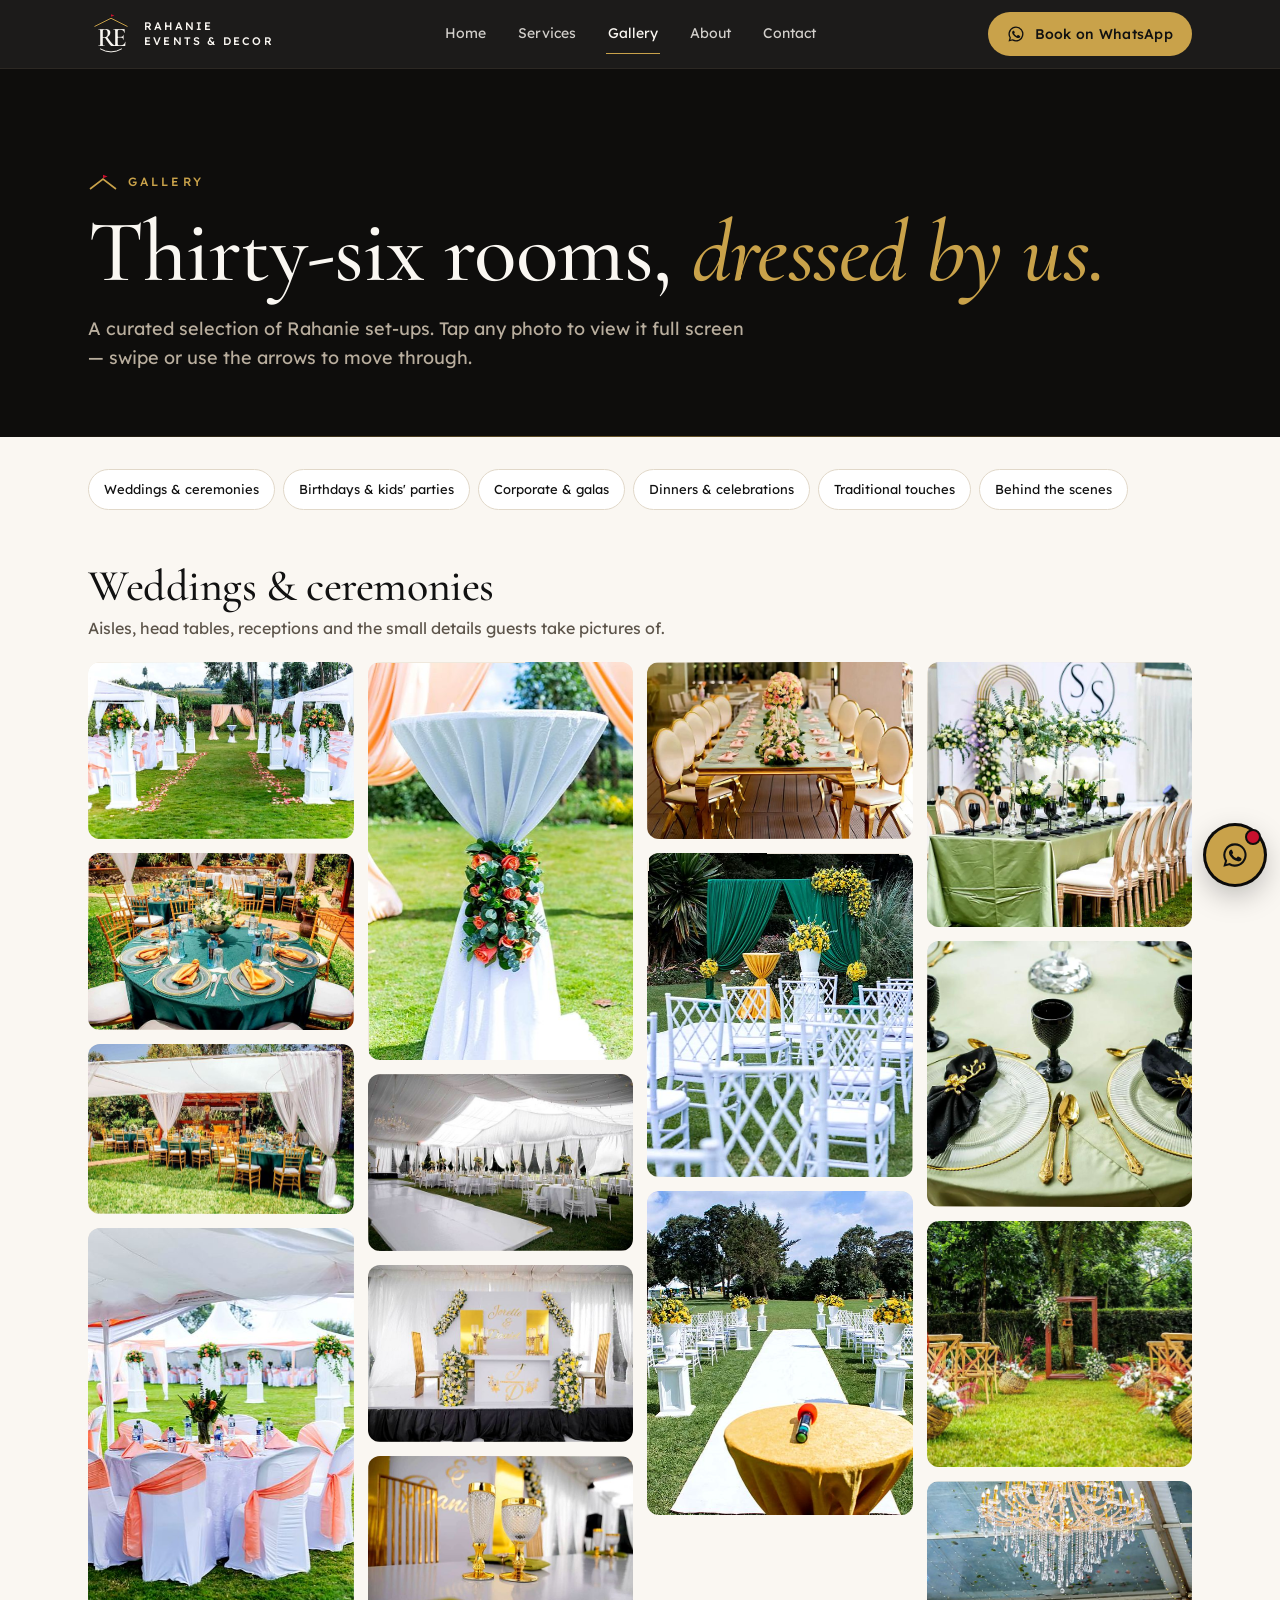
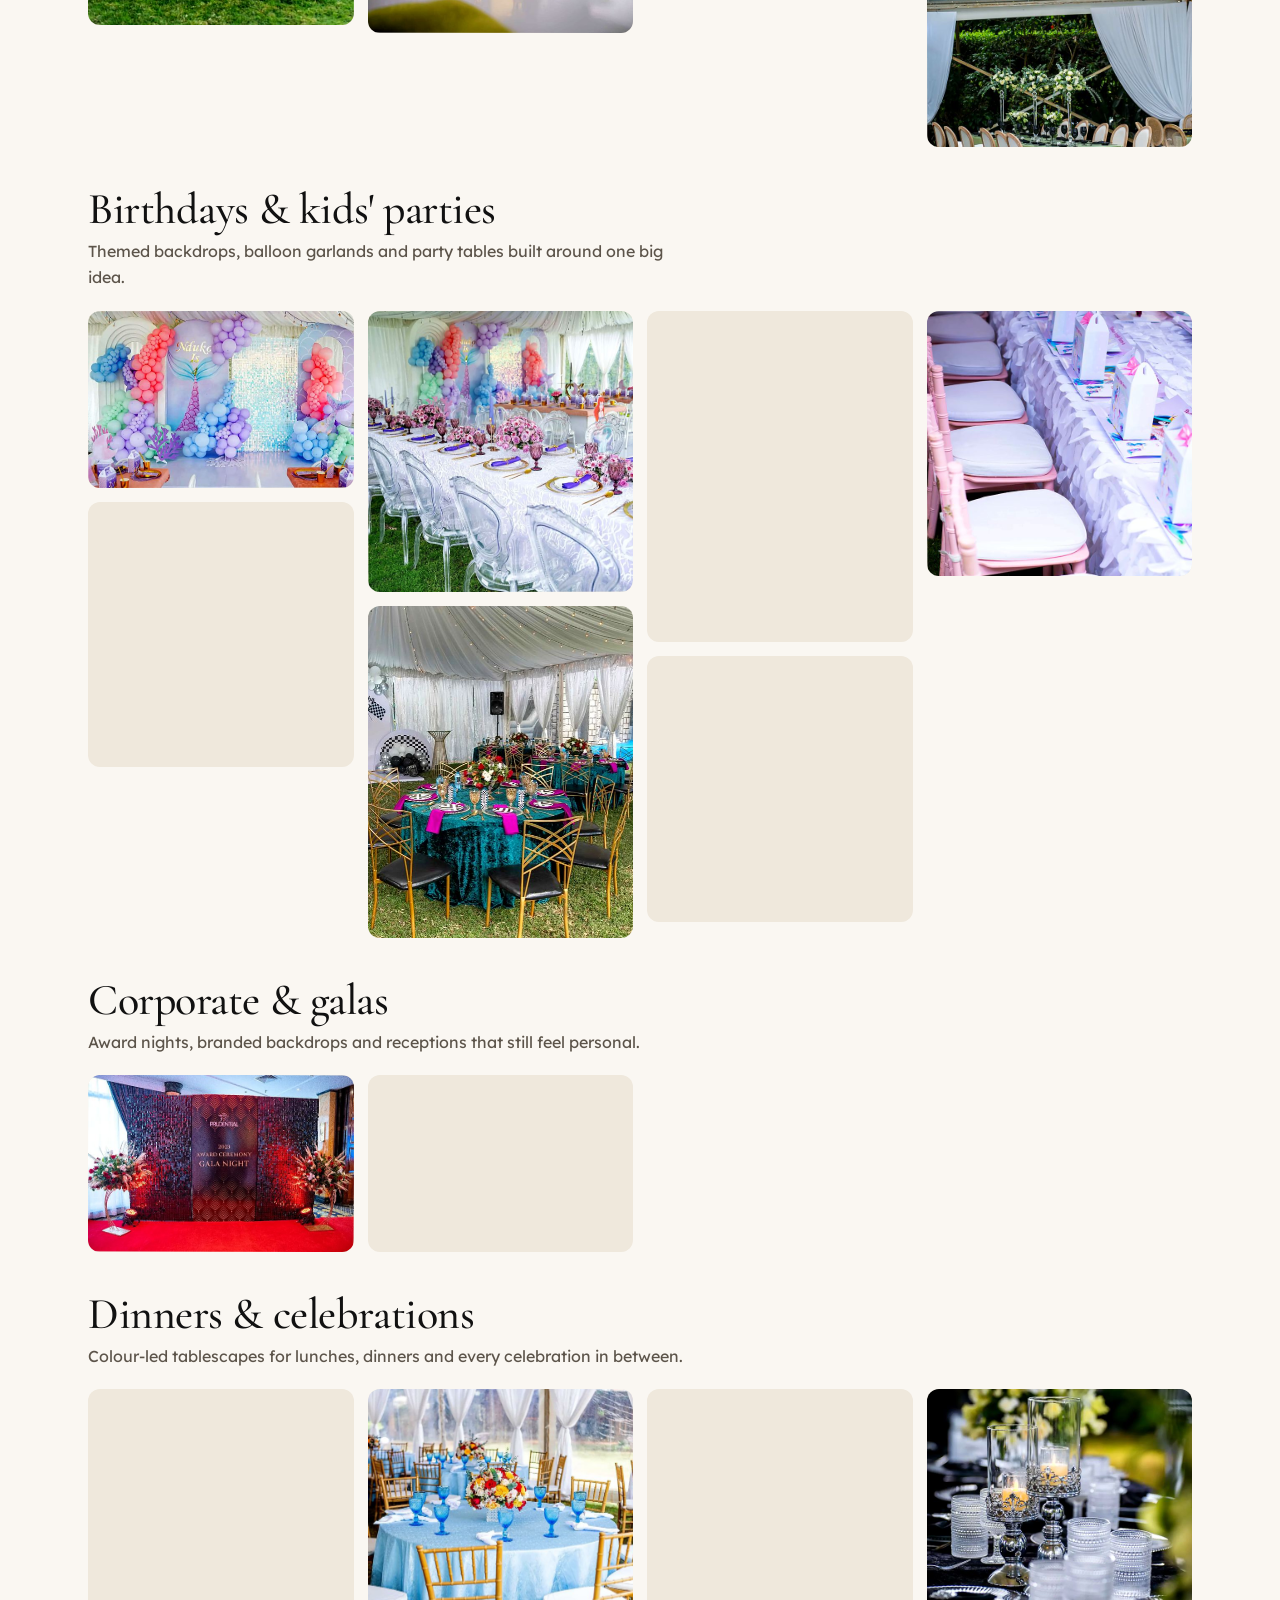
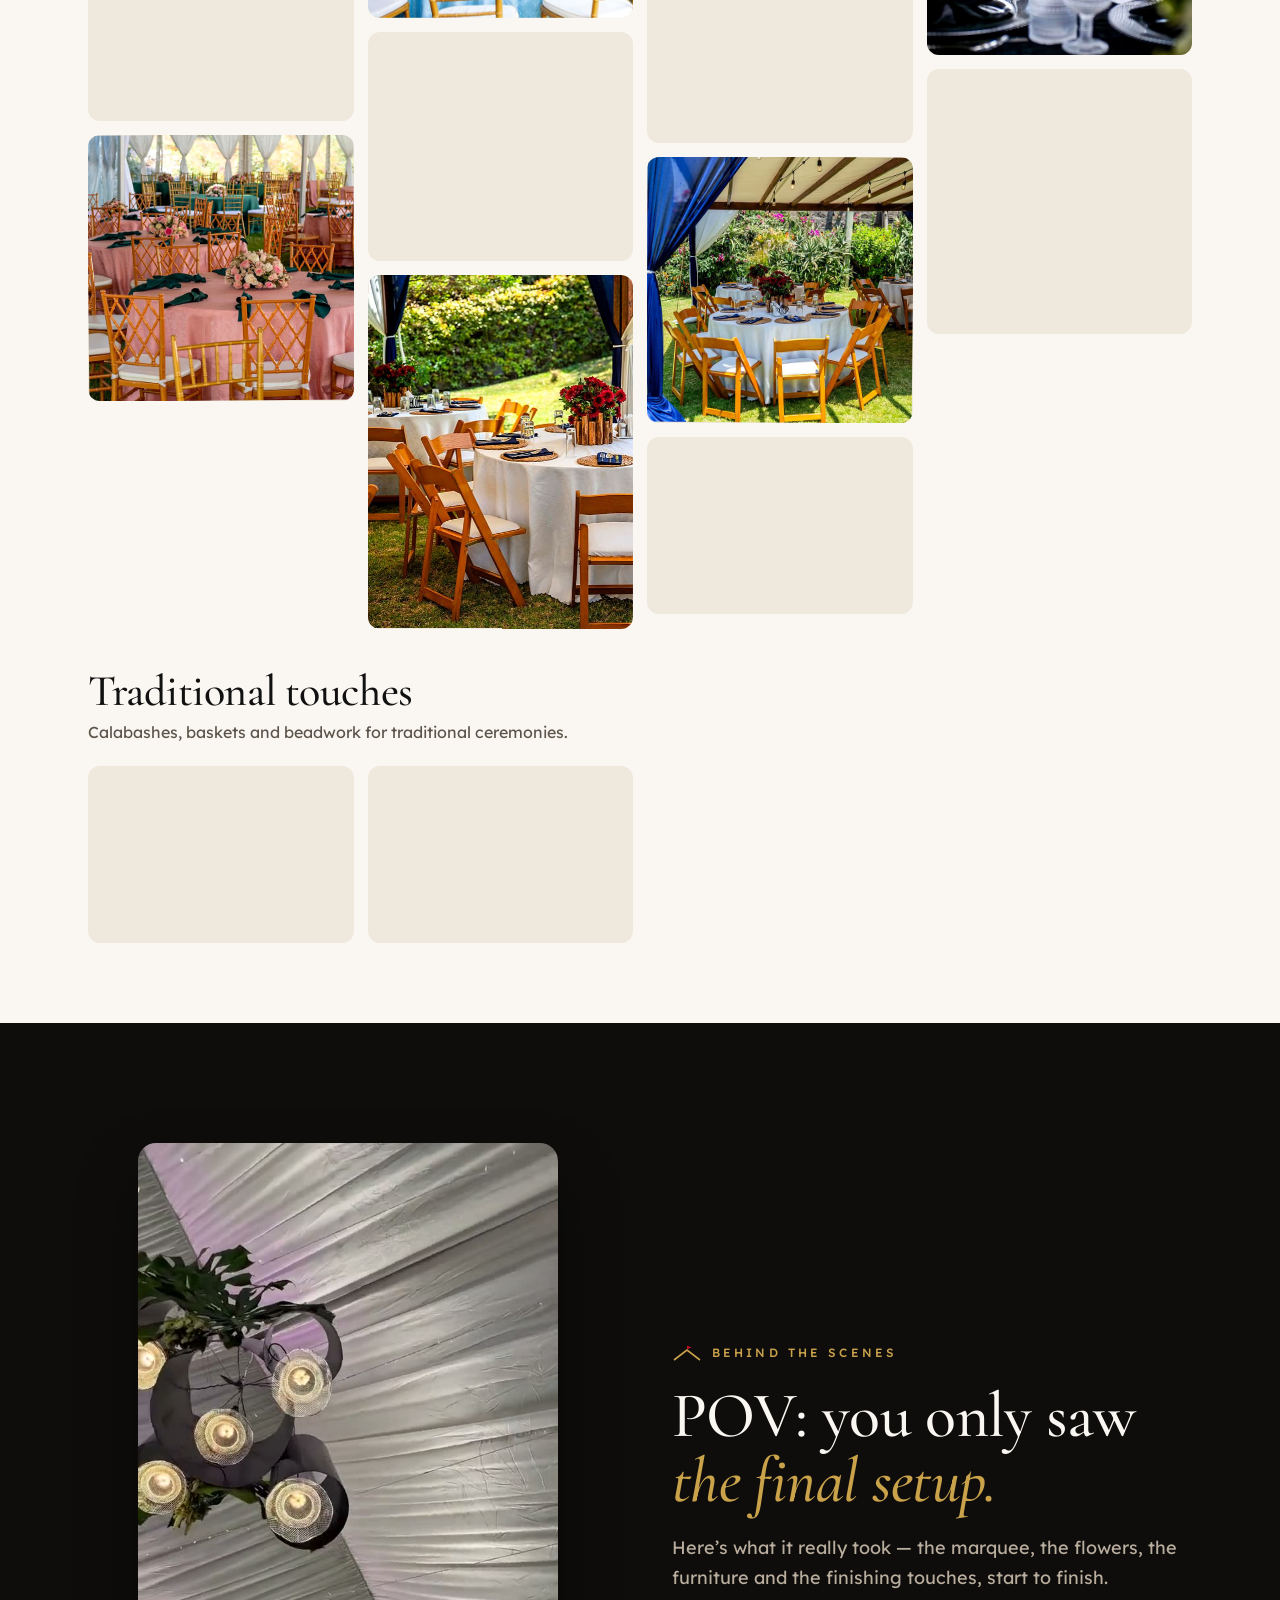
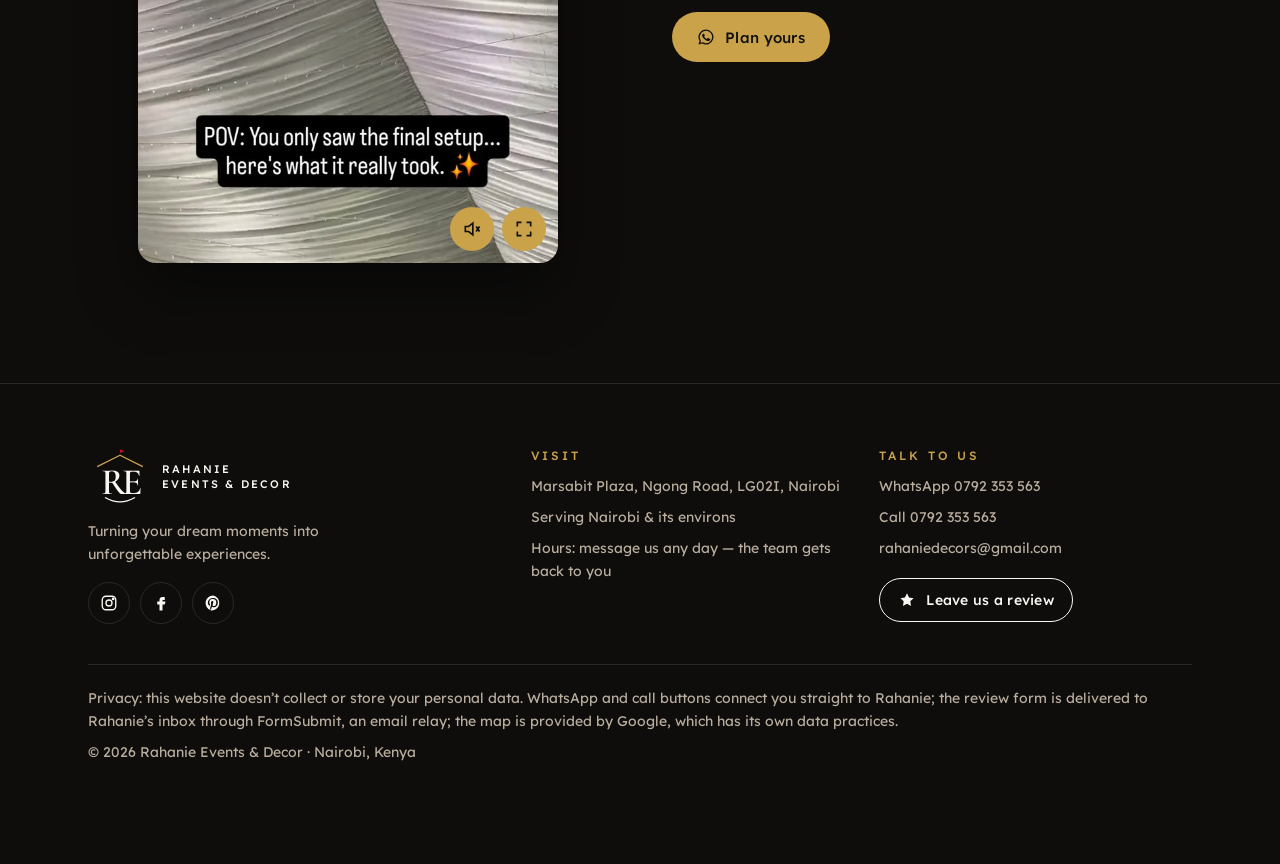
<file: gallery.html>
<!doctype html>
<html lang="en">
<head>
<meta charset="utf-8">
<meta name="viewport" content="width=device-width,initial-scale=1,viewport-fit=cover">
<title>Gallery | Rahanie Events &amp; Decor — Wedding, Party &amp; Corporate Décor in Nairobi</title>
<meta name="description" content="Photos of real Rahanie Events &amp; Decor set-ups in Nairobi: wedding aisles and receptions, themed birthday parties, corporate galas, tablescapes and traditional décor.">
<link rel="canonical" href="https://ignatius-kimeu.github.io/storyfront-rahanie-events/gallery.html">
<meta name="theme-color" content="#0E0D0C">
<meta property="og:type" content="website">
<meta property="og:site_name" content="Rahanie Events &amp; Decor">
<meta property="og:title" content="Gallery | Rahanie Events &amp; Decor — Wedding, Party &amp; Corporate Décor in Nairobi">
<meta property="og:description" content="Photos of real Rahanie Events &amp; Decor set-ups in Nairobi: wedding aisles and receptions, themed birthday parties, corporate galas, tablescapes and traditional décor.">
<meta property="og:url" content="https://ignatius-kimeu.github.io/storyfront-rahanie-events/gallery.html">
<meta property="og:image" content="https://ignatius-kimeu.github.io/storyfront-rahanie-events/og-image.jpg">
<meta property="og:image:width" content="1200">
<meta property="og:image:height" content="630">
<meta property="og:image:alt" content="Rahanie Events &amp; Decor — a floral pillar wedding aisle with the RE canopy monogram">
<meta name="twitter:card" content="summary_large_image">
<meta name="twitter:title" content="Gallery | Rahanie Events &amp; Decor — Wedding, Party &amp; Corporate Décor in Nairobi">
<meta name="twitter:description" content="Photos of real Rahanie Events &amp; Decor set-ups in Nairobi: wedding aisles and receptions, themed birthday parties, corporate galas, tablescapes and traditional décor.">
<meta name="twitter:image" content="https://ignatius-kimeu.github.io/storyfront-rahanie-events/og-image.jpg">
<link rel="icon" href="favicon.ico" sizes="any">
<link rel="icon" type="image/png" sizes="32x32" href="icons/favicon-32.png">
<link rel="apple-touch-icon" href="icons/apple-touch-icon.png">
<link rel="preconnect" href="https://fonts.googleapis.com">
<link rel="preconnect" href="https://fonts.gstatic.com" crossorigin>
<link rel="stylesheet" href="https://fonts.googleapis.com/css2?family=Cormorant+Garamond:ital,wght@0,500;0,600;1,500&family=Lexend:wght@300;400;500&display=swap">
<link rel="stylesheet" href="assets/site.css">
<script type="application/ld+json">{"@context": "https://schema.org", "@type": "EventPlanner", "name": "Rahanie Events & Decor", "url": "https://ignatius-kimeu.github.io/storyfront-rahanie-events/", "image": "https://ignatius-kimeu.github.io/storyfront-rahanie-events/og-image.jpg", "telephone": "+254792353563", "email": "rahaniedecors@gmail.com", "address": {"@type": "PostalAddress", "streetAddress": "Marsabit Plaza, Ngong Road, LG02I", "addressLocality": "Nairobi", "addressCountry": "KE"}, "areaServed": "Nairobi and environs", "sameAs": ["https://www.instagram.com/rahanieevents/", "https://www.facebook.com/rahanieeventsanddecor/", "https://www.pinterest.com/rahaniedecors/"]}</script>
</head>
<body>
<a class="skip" href="#main">Skip to content</a>
<div class="splash" aria-hidden="true"><svg viewBox="0 0 120 112" role="img" aria-label="Rahanie Events &amp; Decor logo"><path d="M16 36 60 14l44 22" fill="none" stroke="#C9A24A" stroke-width="2.6" stroke-linejoin="round"/><path d="M60 14V3l9 3.4-9 3.4" fill="#C8102E"/><text x="58" y="88" text-anchor="middle" font-family="Cormorant Garamond, Georgia, serif" font-weight="600" font-size="72" letter-spacing="-9" fill="currentColor">RE</text><path d="M32 96q28 16 56 0" fill="none" stroke="currentColor" stroke-width="2.6" stroke-linecap="round"/></svg></div>
<header class="site-head">
  <div class="wrap bar">
    <a class="brand" href="index.html" aria-label="Rahanie Events &amp; Decor — home"><svg viewBox="0 0 120 112" role="img" aria-label="Rahanie Events &amp; Decor logo"><path d="M16 36 60 14l44 22" fill="none" stroke="#C9A24A" stroke-width="2.6" stroke-linejoin="round"/><path d="M60 14V3l9 3.4-9 3.4" fill="#C8102E"/><text x="58" y="88" text-anchor="middle" font-family="Cormorant Garamond, Georgia, serif" font-weight="600" font-size="72" letter-spacing="-9" fill="currentColor">RE</text><path d="M32 96q28 16 56 0" fill="none" stroke="currentColor" stroke-width="2.6" stroke-linecap="round"/></svg><span class="word">Rahanie<br>Events &amp; Decor</span></a>
    <nav class="nav" aria-label="Main"><a href="index.html">Home</a><a href="services.html">Services</a><a href="gallery.html" aria-current="page">Gallery</a><a href="about.html">About</a><a href="contact.html">Contact</a></nav>
    <a class="btn btn-gold head-cta" href="https://wa.me/254792353563?text=Hi%20Rahanie%20Events%21%20I%20found%20you%20through%20your%20website%20and%20I%27d%20like%20to%20plan%20an%20event." target="_blank" rel="noopener"><svg viewBox="0 0 24 24" fill="currentColor" aria-hidden="true"><path d="M12 2a10 10 0 0 0-8.6 15.1L2 22l5-1.3A10 10 0 1 0 12 2Zm0 18.2a8.2 8.2 0 0 1-4.2-1.1l-.3-.2-3 .8.8-2.9-.2-.3A8.2 8.2 0 1 1 12 20.2Zm4.5-6.1c-.2-.1-1.5-.7-1.7-.8s-.4-.1-.6.1-.6.8-.8 1-.3.2-.5.1a6.7 6.7 0 0 1-3.3-2.9c-.3-.4.3-.4.7-1.4a.5.5 0 0 0 0-.4l-.8-1.8c-.2-.5-.4-.4-.6-.4h-.5a1 1 0 0 0-.7.3 3 3 0 0 0-.9 2.2 5.2 5.2 0 0 0 1.1 2.7 11.8 11.8 0 0 0 4.5 4c1.7.7 2.3.8 3.2.6a2.7 2.7 0 0 0 1.8-1.2 2.2 2.2 0 0 0 .1-1.3c0-.1-.2-.2-.5-.3Z"/></svg>Book on WhatsApp</a>
    <button class="burger" type="button" aria-expanded="false" aria-controls="menu" aria-label="Menu"><span></span></button>
  </div>
</header>
<nav class="panel" id="menu" aria-label="Mobile"><a class="p" href="index.html">Home</a><a class="p" href="services.html">Services</a><a class="p" href="gallery.html" aria-current="page">Gallery</a><a class="p" href="about.html">About</a><a class="p" href="contact.html">Contact</a>
  <div class="btns"><a class="btn btn-gold" href="https://wa.me/254792353563?text=Hi%20Rahanie%20Events%21%20I%20found%20you%20through%20your%20website%20and%20I%27d%20like%20to%20plan%20an%20event." target="_blank" rel="noopener"><svg viewBox="0 0 24 24" fill="currentColor" aria-hidden="true"><path d="M12 2a10 10 0 0 0-8.6 15.1L2 22l5-1.3A10 10 0 1 0 12 2Zm0 18.2a8.2 8.2 0 0 1-4.2-1.1l-.3-.2-3 .8.8-2.9-.2-.3A8.2 8.2 0 1 1 12 20.2Zm4.5-6.1c-.2-.1-1.5-.7-1.7-.8s-.4-.1-.6.1-.6.8-.8 1-.3.2-.5.1a6.7 6.7 0 0 1-3.3-2.9c-.3-.4.3-.4.7-1.4a.5.5 0 0 0 0-.4l-.8-1.8c-.2-.5-.4-.4-.6-.4h-.5a1 1 0 0 0-.7.3 3 3 0 0 0-.9 2.2 5.2 5.2 0 0 0 1.1 2.7 11.8 11.8 0 0 0 4.5 4c1.7.7 2.3.8 3.2.6a2.7 2.7 0 0 0 1.8-1.2 2.2 2.2 0 0 0 .1-1.3c0-.1-.2-.2-.5-.3Z"/></svg>WhatsApp us</a><a class="btn btn-line" href="tel:+254792353563"><svg viewBox="0 0 24 24" fill="none" stroke="currentColor" stroke-width="1.8" aria-hidden="true"><path d="M5 3h3l2 5-2.5 1.5a11 11 0 0 0 7 7L16 14l5 2v3a2 2 0 0 1-2 2A17 17 0 0 1 3 5a2 2 0 0 1 2-2Z"/></svg>Call 0792 353 563</a></div>
</nav>
<main id="main">
<section class="phero dark"><div class="wrap"><p class="eyebrow"><svg class="roof" viewBox="0 0 30 16" aria-hidden="true"><path d="M2 15 15 5l13 10" fill="none" stroke="currentColor" stroke-width="1.6"/><path d="M15 5V.8l4.6 1.7L15 4.2" fill="#C8102E"/></svg><span>Gallery</span></p><h1>Thirty-six rooms, <em>dressed by us.</em></h1><p class="lede">A curated selection of Rahanie set-ups. Tap any photo to view it full screen — swipe or use the arrows to move through.</p></div></section>
<div class="wrap" style="padding-top:28px"><nav class="subnav" aria-label="Gallery sections"><a href="#weddings">Weddings &amp; ceremonies</a><a href="#birthdays">Birthdays &amp; kids' parties</a><a href="#corporate">Corporate &amp; galas</a><a href="#dinners">Dinners &amp; celebrations</a><a href="#traditional">Traditional touches</a><a href="#bts">Behind the scenes</a></nav><section class="gsec" id="weddings" aria-labelledby="weddings-t" style="padding-bottom:0;scroll-margin-top:84px"><h2 id="weddings-t">Weddings &amp; ceremonies</h2><p>Aisles, head tables, receptions and the small details guests take pictures of.</p><div class="masonry"><figure class="rv"><button type="button" class="tilt" data-lb="gallery" data-full="images/gallery/wedding-floral-pillar-aisle.jpg" data-title="Floral pillar aisle" data-cap="White pedestal pillars topped with peach roses and trailing ivy, petals scattered down a lawn aisle between draped marquees." data-alt="Lawn ceremony aisle lined with white pillars topped with peach and red rose arrangements, rose petals on the grass and white marquees on both sides" aria-label="Open photo: Floral pillar aisle"><img src="images/thumbs/wedding-floral-pillar-aisle.jpg" width="640" height="427" alt="Lawn ceremony aisle lined with white pillars topped with peach and red rose arrangements, rose petals on the grass and white marquees on both sides" loading="lazy" decoding="async"></button></figure><figure class="rv"><button type="button" class="tilt" data-lb="gallery" data-full="images/gallery/wedding-emerald-gold-garden-tables.jpg" data-title="Emerald &amp; gold garden reception" data-cap="Emerald linens, gold-rim chargers, folded peach napkins and white-and-green centrepieces set out under the trees." data-alt="Round reception table with an emerald tablecloth, gold-rimmed charger plates, peach napkins and a white floral centrepiece on a garden lawn with gold chiavari chairs" aria-label="Open photo: Emerald &amp; gold garden reception"><img src="images/thumbs/wedding-emerald-gold-garden-tables.jpg" width="640" height="427" alt="Round reception table with an emerald tablecloth, gold-rimmed charger plates, peach napkins and a white floral centrepiece on a garden lawn with gold chiavari chairs" loading="lazy" decoding="async"></button></figure><figure class="rv"><button type="button" class="tilt" data-lb="gallery" data-full="images/gallery/wedding-draped-garden-pavilion.jpg" data-title="Draped garden pavilion" data-cap="A white-draped pavilion opening onto emerald tables and gold chiavari chairs." data-alt="White fabric-draped pavilion on a lawn with emerald-clothed round tables and gold chiavari chairs" aria-label="Open photo: Draped garden pavilion"><img src="images/thumbs/wedding-draped-garden-pavilion.jpg" width="640" height="409" alt="White fabric-draped pavilion on a lawn with emerald-clothed round tables and gold chiavari chairs" loading="lazy" decoding="async"></button></figure><figure class="rv"><button type="button" class="tilt" data-lb="gallery" data-full="images/gallery/wedding-peach-white-tent-reception.jpg" data-title="Peach &amp; white marquee reception" data-cap="White chair covers with peach sashes, floral pillars and white marquees down the lawn." data-alt="Round tables with white chair covers tied with peach sashes and a floral centrepiece, with white marquees and floral pillars behind" aria-label="Open photo: Peach &amp; white marquee reception"><img src="images/thumbs/wedding-peach-white-tent-reception.jpg" width="427" height="640" alt="Round tables with white chair covers tied with peach sashes and a floral centrepiece, with white marquees and floral pillars behind" loading="lazy" decoding="async"></button></figure><figure class="rv"><button type="button" class="tilt" data-lb="gallery" data-full="images/gallery/wedding-peach-floral-cocktail-table.jpg" data-title="Cocktail table detail" data-cap="A draped cocktail table cinched with a band of peach roses and eucalyptus." data-alt="Tall white-draped cocktail table wrapped at the waist with peach roses and greenery on a lawn" aria-label="Open photo: Cocktail table detail"><img src="images/thumbs/wedding-peach-floral-cocktail-table.jpg" width="427" height="640" alt="Tall white-draped cocktail table wrapped at the waist with peach roses and greenery on a lawn" loading="lazy" decoding="async"></button></figure><figure class="rv"><button type="button" class="tilt" data-lb="gallery" data-full="images/gallery/wedding-white-tent-dancefloor.jpg" data-title="White marquee &amp; dance floor" data-cap="A fully lined white marquee with a white dance floor, chandeliers and long guest tables." data-alt="Interior of a white-lined marquee with a white dance floor, crystal chandeliers and dressed guest tables" aria-label="Open photo: White marquee &amp; dance floor"><img src="images/thumbs/wedding-white-tent-dancefloor.jpg" width="640" height="427" alt="Interior of a white-lined marquee with a white dance floor, crystal chandeliers and dressed guest tables" loading="lazy" decoding="async"></button></figure><figure class="rv"><button type="button" class="tilt" data-lb="gallery" data-full="images/gallery/wedding-gold-floral-head-table.jpg" data-title="Gold &amp; floral head table" data-cap="A gold monogram backdrop flanked by white-and-yellow florals and two gold chairs." data-alt="Head table with a gold monogram backdrop, white and yellow floral columns and two gold chairs on a white stage" aria-label="Open photo: Gold &amp; floral head table"><img src="images/thumbs/wedding-gold-floral-head-table.jpg" width="640" height="427" alt="Head table with a gold monogram backdrop, white and yellow floral columns and two gold chairs on a white stage" loading="lazy" decoding="async"></button></figure><figure class="rv"><button type="button" class="tilt" data-lb="gallery" data-full="images/gallery/wedding-gold-goblets-detail.jpg" data-title="Gold goblet detail" data-cap="Cut-glass goblets on gold stems, styled on a white high-gloss table." data-alt="Close-up of cut-glass goblets with gold stems and a green napkin on a glossy white table" aria-label="Open photo: Gold goblet detail"><img src="images/thumbs/wedding-gold-goblets-detail.jpg" width="640" height="427" alt="Close-up of cut-glass goblets with gold stems and a green napkin on a glossy white table" loading="lazy" decoding="async"></button></figure><figure class="rv"><button type="button" class="tilt" data-lb="gallery" data-full="images/gallery/wedding-gold-blush-long-table.jpg" data-title="Blush &amp; gold long table" data-cap="A gold-framed long table with a runner of blush and white roses and cream chairs." data-alt="Long gold-framed table with a runner of blush and white roses, pink napkins and cream upholstered chairs on a timber deck" aria-label="Open photo: Blush &amp; gold long table"><img src="images/thumbs/wedding-gold-blush-long-table.jpg" width="640" height="427" alt="Long gold-framed table with a runner of blush and white roses, pink napkins and cream upholstered chairs on a timber deck" loading="lazy" decoding="async"></button></figure><figure class="rv"><button type="button" class="tilt" data-lb="gallery" data-full="images/gallery/wedding-emerald-yellow-ceremony.jpg" data-title="Emerald &amp; sunshine ceremony" data-cap="Emerald drapes, yellow and white florals and white crossback chairs in a garden." data-alt="Garden ceremony set-up with an emerald draped backdrop, yellow and white flowers and rows of white crossback chairs" aria-label="Open photo: Emerald &amp; sunshine ceremony"><img src="images/thumbs/wedding-emerald-yellow-ceremony.jpg" width="524" height="640" alt="Garden ceremony set-up with an emerald draped backdrop, yellow and white flowers and rows of white crossback chairs" loading="lazy" decoding="async"></button></figure><figure class="rv"><button type="button" class="tilt" data-lb="gallery" data-full="images/gallery/wedding-yellow-aisle-runner.jpg" data-title="Yellow-accent aisle" data-cap="A white runner between pedestals of yellow blooms, ready for the walk." data-alt="White aisle runner on a lawn between white pedestals with yellow flowers and rows of white chairs, a microphone on a gold table in front" aria-label="Open photo: Yellow-accent aisle"><img src="images/thumbs/wedding-yellow-aisle-runner.jpg" width="524" height="640" alt="White aisle runner on a lawn between white pedestals with yellow flowers and rows of white chairs, a microphone on a gold table in front" loading="lazy" decoding="async"></button></figure><figure class="rv"><button type="button" class="tilt" data-lb="gallery" data-full="images/gallery/wedding-sage-monogram-head-table.jpg" data-title="Sage monogram head table" data-cap="A sage satin head table, gold-rim chairs and white floral columns below an initial monogram." data-alt="Head table dressed in sage satin with white floral arrangements, black goblets, cream chairs and a monogram sign behind" aria-label="Open photo: Sage monogram head table"><img src="images/thumbs/wedding-sage-monogram-head-table.jpg" width="640" height="640" alt="Head table dressed in sage satin with white floral arrangements, black goblets, cream chairs and a monogram sign behind" loading="lazy" decoding="async"></button></figure><figure class="rv"><button type="button" class="tilt" data-lb="gallery" data-full="images/gallery/wedding-sage-gold-cutlery.jpg" data-title="Sage, black &amp; gold setting" data-cap="Ribbed glass chargers, gold cutlery and black goblets on sage linen." data-alt="Place setting with a ribbed glass charger, black napkin with gold ring, gold cutlery and black goblets on a sage tablecloth" aria-label="Open photo: Sage, black &amp; gold setting"><img src="images/thumbs/wedding-sage-gold-cutlery.jpg" width="640" height="640" alt="Place setting with a ribbed glass charger, black napkin with gold ring, gold cutlery and black goblets on a sage tablecloth" loading="lazy" decoding="async"></button></figure><figure class="rv"><button type="button" class="tilt" data-lb="gallery" data-full="images/gallery/wedding-rustic-garden-aisle-arch.jpg" data-title="Rustic garden aisle" data-cap="A timber arch, crossback chairs and wicker baskets of flowers along a lawn aisle." data-alt="Garden ceremony aisle with a wooden arch, timber crossback chairs and wicker baskets of white flowers along the grass" aria-label="Open photo: Rustic garden aisle"><img src="images/thumbs/wedding-rustic-garden-aisle-arch.jpg" width="640" height="595" alt="Garden ceremony aisle with a wooden arch, timber crossback chairs and wicker baskets of white flowers along the grass" loading="lazy" decoding="async"></button></figure><figure class="rv"><button type="button" class="tilt" data-lb="gallery" data-full="images/gallery/wedding-crystal-chandelier-tent.jpg" data-title="Crystal chandelier marquee" data-cap="A crystal chandelier hung in a clear-top marquee above white florals." data-alt="Crystal chandelier hanging from a clear marquee roof over tables with tall white floral arrangements and drapes" aria-label="Open photo: Crystal chandelier marquee"><img src="images/thumbs/wedding-crystal-chandelier-tent.jpg" width="640" height="640" alt="Crystal chandelier hanging from a clear marquee roof over tables with tall white floral arrangements and drapes" loading="lazy" decoding="async"></button></figure></div></section><section class="gsec" id="birthdays" aria-labelledby="birthdays-t" style="padding-bottom:0;scroll-margin-top:84px"><h2 id="birthdays-t">Birthdays &amp; kids' parties</h2><p>Themed backdrops, balloon garlands and party tables built around one big idea.</p><div class="masonry"><figure class="rv"><button type="button" class="tilt" data-lb="gallery" data-full="images/gallery/birthday-mermaid-balloon-backdrop.jpg" data-title="Mermaid balloon backdrop" data-cap="A pastel mermaid backdrop with balloon garlands, sequin walls and a matching dessert set-up." data-alt="Pastel mermaid-themed backdrop with pink, lilac and blue balloon garlands and a sequin wall" aria-label="Open photo: Mermaid balloon backdrop"><img src="images/thumbs/birthday-mermaid-balloon-backdrop.jpg" width="640" height="427" alt="Pastel mermaid-themed backdrop with pink, lilac and blue balloon garlands and a sequin wall" loading="lazy" decoding="async"></button></figure><figure class="rv"><button type="button" class="tilt" data-lb="gallery" data-full="images/gallery/birthday-mermaid-tent-tablescape.jpg" data-title="Mermaid party tablescape" data-cap="Long blush tables, white chairs and shell-pink details under the mermaid backdrop." data-alt="Long pastel kids party tables with white chairs and party boxes in a white tent in front of a mermaid balloon backdrop" aria-label="Open photo: Mermaid party tablescape"><img src="images/thumbs/birthday-mermaid-tent-tablescape.jpg" width="640" height="640" alt="Long pastel kids party tables with white chairs and party boxes in a white tent in front of a mermaid balloon backdrop" loading="lazy" decoding="async"></button></figure><figure class="rv"><button type="button" class="tilt" data-lb="gallery" data-full="images/gallery/birthday-lilac-tent-long-table.jpg" data-title="Lilac long table" data-cap="Lavender florals, purple napkins and clear chairs down a white-clothed long table." data-alt="Long table with white textured cloth, lilac and pink floral arrangements, purple napkins and clear ghost chairs, balloons behind" aria-label="Open photo: Lilac long table"><img src="images/thumbs/birthday-lilac-tent-long-table.jpg" width="604" height="640" alt="Long table with white textured cloth, lilac and pink floral arrangements, purple napkins and clear ghost chairs, balloons behind" loading="lazy" decoding="async"></button></figure><figure class="rv"><button type="button" class="tilt" data-lb="gallery" data-full="images/gallery/birthday-racing-teal-tent.jpg" data-title="Racing-theme party" data-cap="Teal velvet tables, black-and-white chequered details and gold chairs in a draped tent." data-alt="Draped tent with teal velvet tables, magenta napkins, gold chairs and black, white and silver balloons" aria-label="Open photo: Racing-theme party"><img src="images/thumbs/birthday-racing-teal-tent.jpg" width="512" height="640" alt="Draped tent with teal velvet tables, magenta napkins, gold chairs and black, white and silver balloons" loading="lazy" decoding="async"></button></figure><figure class="rv"><button type="button" class="tilt" data-lb="gallery" data-full="images/gallery/birthday-teal-velvet-magenta-detail.jpg" data-title="Teal &amp; magenta detail" data-cap="Teal crushed velvet, magenta napkins, patterned plates and gold cutlery." data-alt="Close-up of a teal crushed-velvet table with magenta napkins, patterned plates on gold-beaded chargers and gold cutlery" aria-label="Open photo: Teal &amp; magenta detail"><img src="images/thumbs/birthday-teal-velvet-magenta-detail.jpg" width="512" height="640" alt="Close-up of a teal crushed-velvet table with magenta napkins, patterned plates on gold-beaded chargers and gold cutlery" loading="lazy" decoding="async"></button></figure><figure class="rv"><button type="button" class="tilt" data-lb="gallery" data-full="images/gallery/kids-butterfly-pink-chairs.jpg" data-title="Butterfly party chairs" data-cap="Pink chiavari chairs, each wearing a painted butterfly, around a white tablescape." data-alt="Row of pink chiavari chairs each decorated with a large pink butterfly, white tables and party boxes in a garden tent" aria-label="Open photo: Butterfly party chairs"><img src="images/thumbs/kids-butterfly-pink-chairs.jpg" width="640" height="640" alt="Row of pink chiavari chairs each decorated with a large pink butterfly, white tables and party boxes in a garden tent" loading="lazy" decoding="async"></button></figure><figure class="rv"><button type="button" class="tilt" data-lb="gallery" data-full="images/gallery/kids-butterfly-party-boxes-table.jpg" data-title="Party box place settings" data-cap="White petal-textured linen, named party boxes and pink cushioned chairs." data-alt="Long table with white petal-textured cloth, white party boxes at each place and pink chairs with white cushions" aria-label="Open photo: Party box place settings"><img src="images/thumbs/kids-butterfly-party-boxes-table.jpg" width="640" height="640" alt="Long table with white petal-textured cloth, white party boxes at each place and pink chairs with white cushions" loading="lazy" decoding="async"></button></figure></div></section><section class="gsec" id="corporate" aria-labelledby="corporate-t" style="padding-bottom:0;scroll-margin-top:84px"><h2 id="corporate-t">Corporate &amp; galas</h2><p>Award nights, branded backdrops and receptions that still feel personal.</p><div class="masonry"><figure class="rv"><button type="button" class="tilt" data-lb="gallery" data-full="images/gallery/corporate-gala-night-backdrop.jpg" data-title="Award ceremony gala backdrop" data-cap="A sequin backdrop for a corporate award ceremony gala night, framed in red florals and uplighting." data-alt="Black sequin stage backdrop reading Award Ceremony Gala Night, framed by red floral arrangements and red uplighting on a red carpet" aria-label="Open photo: Award ceremony gala backdrop"><img src="images/thumbs/corporate-gala-night-backdrop.jpg" width="640" height="427" alt="Black sequin stage backdrop reading Award Ceremony Gala Night, framed by red floral arrangements and red uplighting on a red carpet" loading="lazy" decoding="async"></button></figure><figure class="rv"><button type="button" class="tilt" data-lb="gallery" data-full="images/gallery/corporate-greenery-chandelier-tent.jpg" data-title="Greenery chandelier reception" data-cap="A suspended greenery ring, a branded backdrop and long white tables in a marquee." data-alt="White marquee with a suspended greenery ring chandelier, a branded backdrop and long white tables with water bottles" aria-label="Open photo: Greenery chandelier reception"><img src="images/thumbs/corporate-greenery-chandelier-tent.jpg" width="640" height="426" alt="White marquee with a suspended greenery ring chandelier, a branded backdrop and long white tables with water bottles" loading="lazy" decoding="async"></button></figure></div></section><section class="gsec" id="dinners" aria-labelledby="dinners-t" style="padding-bottom:0;scroll-margin-top:84px"><h2 id="dinners-t">Dinners &amp; celebrations</h2><p>Colour-led tablescapes for lunches, dinners and every celebration in between.</p><div class="masonry"><figure class="rv"><button type="button" class="tilt" data-lb="gallery" data-full="images/gallery/corporate-red-sequin-gold-charger.jpg" data-title="Red sequin &amp; gold" data-cap="Red sequin linen, gold-rim glass chargers and mirrored centrepieces." data-alt="Round table with red sequin cloth, gold-rimmed glass chargers, folded napkins and a mirrored candle centrepiece" aria-label="Open photo: Red sequin &amp; gold"><img src="images/thumbs/corporate-red-sequin-gold-charger.jpg" width="512" height="640" alt="Round table with red sequin cloth, gold-rimmed glass chargers, folded napkins and a mirrored candle centrepiece" loading="lazy" decoding="async"></button></figure><figure class="rv"><button type="button" class="tilt" data-lb="gallery" data-full="images/gallery/party-blush-emerald-chiavari.jpg" data-title="Blush &amp; emerald tables" data-cap="Blush linens with emerald napkins, gold chiavari chairs and pink rose centrepieces." data-alt="Marquee reception with blush tablecloths, emerald napkins, gold chiavari chairs and pink rose centrepieces" aria-label="Open photo: Blush &amp; emerald tables"><img src="images/thumbs/party-blush-emerald-chiavari.jpg" width="640" height="640" alt="Marquee reception with blush tablecloths, emerald napkins, gold chiavari chairs and pink rose centrepieces" loading="lazy" decoding="async"></button></figure><figure class="rv"><button type="button" class="tilt" data-lb="gallery" data-full="images/gallery/party-sky-blue-floral-table.jpg" data-title="Sky-blue garden party" data-cap="Sky-blue linens, blue goblets and bright mixed bouquets in a draped marquee." data-alt="Round tables with sky-blue cloths, blue glass goblets and colourful mixed flower centrepieces under white drapes" aria-label="Open photo: Sky-blue garden party"><img src="images/thumbs/party-sky-blue-floral-table.jpg" width="640" height="551" alt="Round tables with sky-blue cloths, blue glass goblets and colourful mixed flower centrepieces under white drapes" loading="lazy" decoding="async"></button></figure><figure class="rv"><button type="button" class="tilt" data-lb="gallery" data-full="images/gallery/party-sky-blue-centrepiece-detail.jpg" data-title="Bright bouquet centrepiece" data-cap="Red, yellow and white roses in a crystal vase between blue goblets." data-alt="Close-up of a centrepiece of red, yellow, white and pink roses in a cut-crystal vase with blue goblets" aria-label="Open photo: Bright bouquet centrepiece"><img src="images/thumbs/party-sky-blue-centrepiece-detail.jpg" width="640" height="551" alt="Close-up of a centrepiece of red, yellow, white and pink roses in a cut-crystal vase with blue goblets" loading="lazy" decoding="async"></button></figure><figure class="rv"><button type="button" class="tilt" data-lb="gallery" data-full="images/gallery/party-navy-garden-reception.jpg" data-title="Navy &amp; rattan garden lunch" data-cap="Ivory linens, navy napkins, rattan placemats and timber folding chairs on the lawn." data-alt="Garden reception with ivory tablecloths, navy napkins on rattan placemats, red flower centrepieces and wooden folding chairs" aria-label="Open photo: Navy &amp; rattan garden lunch"><img src="images/thumbs/party-navy-garden-reception.jpg" width="480" height="640" alt="Garden reception with ivory tablecloths, navy napkins on rattan placemats, red flower centrepieces and wooden folding chairs" loading="lazy" decoding="async"></button></figure><figure class="rv"><button type="button" class="tilt" data-lb="gallery" data-full="images/gallery/party-navy-rattan-place-setting.jpg" data-title="Rattan place setting" data-cap="Woven rattan chargers, navy napkins and silver cutlery on ivory linen." data-alt="Close-up of woven rattan placemats with navy napkins and silver cutlery on an ivory table" aria-label="Open photo: Rattan place setting"><img src="images/thumbs/party-navy-rattan-place-setting.jpg" width="480" height="640" alt="Close-up of woven rattan placemats with navy napkins and silver cutlery on an ivory table" loading="lazy" decoding="async"></button></figure><figure class="rv"><button type="button" class="tilt" data-lb="gallery" data-full="images/gallery/party-navy-drape-garden-tables.jpg" data-title="Navy drapes &amp; festoon lights" data-cap="Navy drapes and festoon bulbs framing a garden of dressed tables." data-alt="Navy drapes and festoon string lights framing round ivory tables with red florals in a lush garden" aria-label="Open photo: Navy drapes &amp; festoon lights"><img src="images/thumbs/party-navy-drape-garden-tables.jpg" width="640" height="640" alt="Navy drapes and festoon string lights framing round ivory tables with red florals in a lush garden" loading="lazy" decoding="async"></button></figure><figure class="rv"><button type="button" class="tilt" data-lb="gallery" data-full="images/gallery/dinner-black-red-rose-menu.jpg" data-title="Black &amp; red rose dinner" data-cap="Black chargers, red roses and printed menus for an evening dinner." data-alt="Dark place setting with black charger, black napkin with gold ring, a printed menu card and red roses" aria-label="Open photo: Black &amp; red rose dinner"><img src="images/thumbs/dinner-black-red-rose-menu.jpg" width="640" height="426" alt="Dark place setting with black charger, black napkin with gold ring, a printed menu card and red roses" loading="lazy" decoding="async"></button></figure><figure class="rv"><button type="button" class="tilt" data-lb="gallery" data-full="images/gallery/dinner-black-crystal-candles.jpg" data-title="Crystal candlelight" data-cap="Crystal candle holders and textured glassware on a black velvet table." data-alt="Crystal candle holders with lit candles and textured clear glasses on a black table" aria-label="Open photo: Crystal candlelight"><img src="images/thumbs/dinner-black-crystal-candles.jpg" width="640" height="640" alt="Crystal candle holders with lit candles and textured clear glasses on a black table" loading="lazy" decoding="async"></button></figure><figure class="rv"><button type="button" class="tilt" data-lb="gallery" data-full="images/gallery/dinner-black-white-long-table.jpg" data-title="Black &amp; white long table" data-cap="White linen, black napkins and chairs, and red-and-yellow floral cubes on the lawn." data-alt="Long white-clothed table with black napkins, black chiavari chairs and red floral arrangements in a garden" aria-label="Open photo: Black &amp; white long table"><img src="images/thumbs/dinner-black-white-long-table.jpg" width="640" height="640" alt="Long white-clothed table with black napkins, black chiavari chairs and red floral arrangements in a garden" loading="lazy" decoding="async"></button></figure></div></section><section class="gsec" id="traditional" aria-labelledby="traditional-t" style="padding-bottom:0;scroll-margin-top:84px"><h2 id="traditional-t">Traditional touches</h2><p>Calabashes, baskets and beadwork for traditional ceremonies.</p><div class="masonry"><figure class="rv"><button type="button" class="tilt" data-lb="gallery" data-full="images/gallery/traditional-gourd-tent-detail.jpg" data-title="Painted gourd detail" data-cap="A red beaded gourd hung from the marquee drapes as a traditional touch." data-alt="Red beaded calabash gourd hanging from white marquee drapes" aria-label="Open photo: Painted gourd detail"><img src="images/thumbs/traditional-gourd-tent-detail.jpg" width="640" height="426" alt="Red beaded calabash gourd hanging from white marquee drapes" loading="lazy" decoding="async"></button></figure><figure class="rv"><button type="button" class="tilt" data-lb="gallery" data-full="images/gallery/traditional-basket-calabash-decor.jpg" data-title="Basket &amp; calabash styling" data-cap="Woven baskets, a carved calabash and hay bales as traditional décor accents." data-alt="Traditional décor of woven baskets, a carved calabash and patterned cloth on hay bales inside a marquee" aria-label="Open photo: Basket &amp; calabash styling"><img src="images/thumbs/traditional-basket-calabash-decor.jpg" width="640" height="426" alt="Traditional décor of woven baskets, a carved calabash and patterned cloth on hay bales inside a marquee" loading="lazy" decoding="async"></button></figure></div></section></div>
<section class="dark" id="bts" aria-labelledby="bts-title" style="margin-top:80px;scroll-margin-top:68px"><div class="wrap film">
  <div class="vid rv">
  <video muted playsinline loop preload="none" poster="images/bts-setup-poster.jpg" aria-label="Behind-the-scenes reel: the crew raising a marquee, prepping flowers, unloading chairs and dressing black, white and silver tables">
    <source src="videos/bts-setup-reel.mp4" type="video/mp4">
  </video>
  <div class="ctl"><button class="snd" type="button" aria-pressed="false" aria-label="Turn sound on"><svg class="off-icon" viewBox="0 0 24 24" fill="none" stroke="currentColor" stroke-width="2" aria-hidden="true"><path d="M4 9v6h4l5 4V5L8 9H4Z"/><path d="m17 9 4 6m0-6-4 6"/></svg><svg class="on-icon" viewBox="0 0 24 24" fill="none" stroke="currentColor" stroke-width="2" aria-hidden="true"><path d="M4 9v6h4l5 4V5L8 9H4Z"/><path d="M16.5 8.5a5 5 0 0 1 0 7M19 6a8.5 8.5 0 0 1 0 12"/></svg></button><button class="fs" type="button" aria-label="Watch full screen"><svg viewBox="0 0 24 24" fill="none" stroke="currentColor" stroke-width="2" aria-hidden="true"><path d="M4 9V4h5M20 9V4h-5M4 15v5h5M20 15v5h-5"/></svg></button></div>
</div>
  <div class="rv" style="display:grid;gap:20px"><p class="eyebrow"><svg class="roof" viewBox="0 0 30 16" aria-hidden="true"><path d="M2 15 15 5l13 10" fill="none" stroke="currentColor" stroke-width="1.6"/><path d="M15 5V.8l4.6 1.7L15 4.2" fill="#C8102E"/></svg><span>Behind the scenes</span></p><h2 id="bts-title">POV: you only saw <em>the final setup.</em></h2>
  <p class="lede">Here’s what it really took — the marquee, the flowers, the furniture and the finishing touches, start to finish.</p>
  <div class="btns"><a class="btn btn-gold" href="https://wa.me/254792353563?text=Hi%20Rahanie%20Events%21%20I%20found%20you%20through%20your%20website%20and%20I%27d%20like%20to%20plan%20an%20event." target="_blank" rel="noopener"><svg viewBox="0 0 24 24" fill="currentColor" aria-hidden="true"><path d="M12 2a10 10 0 0 0-8.6 15.1L2 22l5-1.3A10 10 0 1 0 12 2Zm0 18.2a8.2 8.2 0 0 1-4.2-1.1l-.3-.2-3 .8.8-2.9-.2-.3A8.2 8.2 0 1 1 12 20.2Zm4.5-6.1c-.2-.1-1.5-.7-1.7-.8s-.4-.1-.6.1-.6.8-.8 1-.3.2-.5.1a6.7 6.7 0 0 1-3.3-2.9c-.3-.4.3-.4.7-1.4a.5.5 0 0 0 0-.4l-.8-1.8c-.2-.5-.4-.4-.6-.4h-.5a1 1 0 0 0-.7.3 3 3 0 0 0-.9 2.2 5.2 5.2 0 0 0 1.1 2.7 11.8 11.8 0 0 0 4.5 4c1.7.7 2.3.8 3.2.6a2.7 2.7 0 0 0 1.8-1.2 2.2 2.2 0 0 0 .1-1.3c0-.1-.2-.2-.5-.3Z"/></svg>Plan yours</a></div></div>
</div></section>
</main>
<footer class="site-foot">
  <div class="wrap">
    <div class="fgrid2">
      <div>
        <a class="brand" href="index.html" aria-label="Rahanie Events &amp; Decor — home"><svg viewBox="0 0 120 112" role="img" aria-label="Rahanie Events &amp; Decor logo"><path d="M16 36 60 14l44 22" fill="none" stroke="#C9A24A" stroke-width="2.6" stroke-linejoin="round"/><path d="M60 14V3l9 3.4-9 3.4" fill="#C8102E"/><text x="58" y="88" text-anchor="middle" font-family="Cormorant Garamond, Georgia, serif" font-weight="600" font-size="72" letter-spacing="-9" fill="currentColor">RE</text><path d="M32 96q28 16 56 0" fill="none" stroke="currentColor" stroke-width="2.6" stroke-linecap="round"/></svg><span class="word">Rahanie<br>Events &amp; Decor</span></a>
        <p style="margin-top:14px;max-width:34ch">Turning your dream moments into unforgettable experiences.</p>
        <div class="social">
          <a href="https://www.instagram.com/rahanieevents/" target="_blank" rel="noopener" aria-label="Instagram — @rahanieevents"><svg viewBox="0 0 24 24" fill="none" stroke="currentColor" stroke-width="1.8" aria-hidden="true"><rect x="3" y="3" width="18" height="18" rx="5"/><circle cx="12" cy="12" r="4"/><circle cx="17.5" cy="6.5" r="1" fill="currentColor"/></svg></a>
          <a href="https://www.facebook.com/rahanieeventsanddecor/" target="_blank" rel="noopener" aria-label="Facebook — Rahanie Events &amp; Decor"><svg viewBox="0 0 24 24" fill="currentColor" aria-hidden="true"><path d="M14 8h3V4h-3a4 4 0 0 0-4 4v2H7v4h3v8h4v-8h3l1-4h-4V8.5c0-.3.2-.5.5-.5Z"/></svg></a>
          <a href="https://www.pinterest.com/rahaniedecors/" target="_blank" rel="noopener" aria-label="Pinterest — rahaniedecors"><svg viewBox="0 0 24 24" fill="currentColor" aria-hidden="true"><path d="M12 2a10 10 0 0 0-3.6 19.3c-.1-.8-.2-2 0-2.9l1.2-5s-.3-.6-.3-1.5c0-1.4.8-2.5 1.8-2.5.9 0 1.3.6 1.3 1.4 0 .9-.6 2.2-.9 3.4-.2 1 .5 1.9 1.6 1.9 1.9 0 3.3-2 3.3-4.9 0-2.6-1.8-4.4-4.5-4.4a4.6 4.6 0 0 0-4.8 4.6c0 .9.3 1.9.8 2.4l.1.4-.3 1.2c0 .2-.2.3-.4.2-1.3-.6-2.1-2.5-2.1-4 0-3.3 2.4-6.3 6.9-6.3 3.6 0 6.4 2.6 6.4 6 0 3.6-2.3 6.5-5.4 6.5-1.1 0-2.1-.6-2.4-1.2l-.7 2.5c-.2.9-.9 2.1-1.3 2.8A10 10 0 1 0 12 2Z"/></svg></a>
        </div>
      </div>
      <div>
        <h2>Visit</h2>
        <ul><li>Marsabit Plaza, Ngong Road, LG02I, Nairobi</li><li>Serving Nairobi &amp; its environs</li><li>Hours: message us any day — the team gets back to you</li></ul>
      </div>
      <div>
        <h2>Talk to us</h2>
        <ul>
          <li><a href="https://wa.me/254792353563?text=Hi%20Rahanie%20Events%21%20I%20found%20you%20through%20your%20website%20and%20I%27d%20like%20to%20plan%20an%20event." target="_blank" rel="noopener">WhatsApp 0792 353 563</a></li>
          <li><a href="tel:+254792353563">Call 0792 353 563</a></li>
          <li><a href="mailto:rahaniedecors@gmail.com">rahaniedecors@gmail.com</a></li>
        </ul>
        <a class="btn btn-line" style="margin-top:18px;padding:12px 18px;font-size:14px" href="contact.html#review"><svg viewBox="0 0 24 24" fill="currentColor" aria-hidden="true"><path d="m12 3 2.7 5.6 6.1.9-4.4 4.3 1 6.1L12 17l-5.4 2.9 1-6.1-4.4-4.3 6.1-.9Z"/></svg>Leave us a review</a>
      </div>
    </div>
    <div class="legal"><p>Privacy: this website doesn’t collect or store your personal data. WhatsApp and call buttons connect you straight to Rahanie; the review form is delivered to Rahanie’s inbox through FormSubmit, an email relay; the map is provided by Google, which has its own data practices.</p><p>© <span data-year>2026</span> Rahanie Events &amp; Decor · Nairobi, Kenya</p></div>
  </div>
</footer>
<a class="fab" href="https://wa.me/254792353563?text=Hi%20Rahanie%20Events%21%20I%20found%20you%20through%20your%20website%20and%20I%27d%20like%20to%20plan%20an%20event." target="_blank" rel="noopener" aria-label="Chat with Rahanie on WhatsApp"><svg viewBox="0 0 24 24" fill="currentColor" aria-hidden="true"><path d="M12 2a10 10 0 0 0-8.6 15.1L2 22l5-1.3A10 10 0 1 0 12 2Zm0 18.2a8.2 8.2 0 0 1-4.2-1.1l-.3-.2-3 .8.8-2.9-.2-.3A8.2 8.2 0 1 1 12 20.2Zm4.5-6.1c-.2-.1-1.5-.7-1.7-.8s-.4-.1-.6.1-.6.8-.8 1-.3.2-.5.1a6.7 6.7 0 0 1-3.3-2.9c-.3-.4.3-.4.7-1.4a.5.5 0 0 0 0-.4l-.8-1.8c-.2-.5-.4-.4-.6-.4h-.5a1 1 0 0 0-.7.3 3 3 0 0 0-.9 2.2 5.2 5.2 0 0 0 1.1 2.7 11.8 11.8 0 0 0 4.5 4c1.7.7 2.3.8 3.2.6a2.7 2.7 0 0 0 1.8-1.2 2.2 2.2 0 0 0 .1-1.3c0-.1-.2-.2-.5-.3Z"/></svg></a>
<script src="assets/site.js" defer></script>
</body>
</html>
</file>
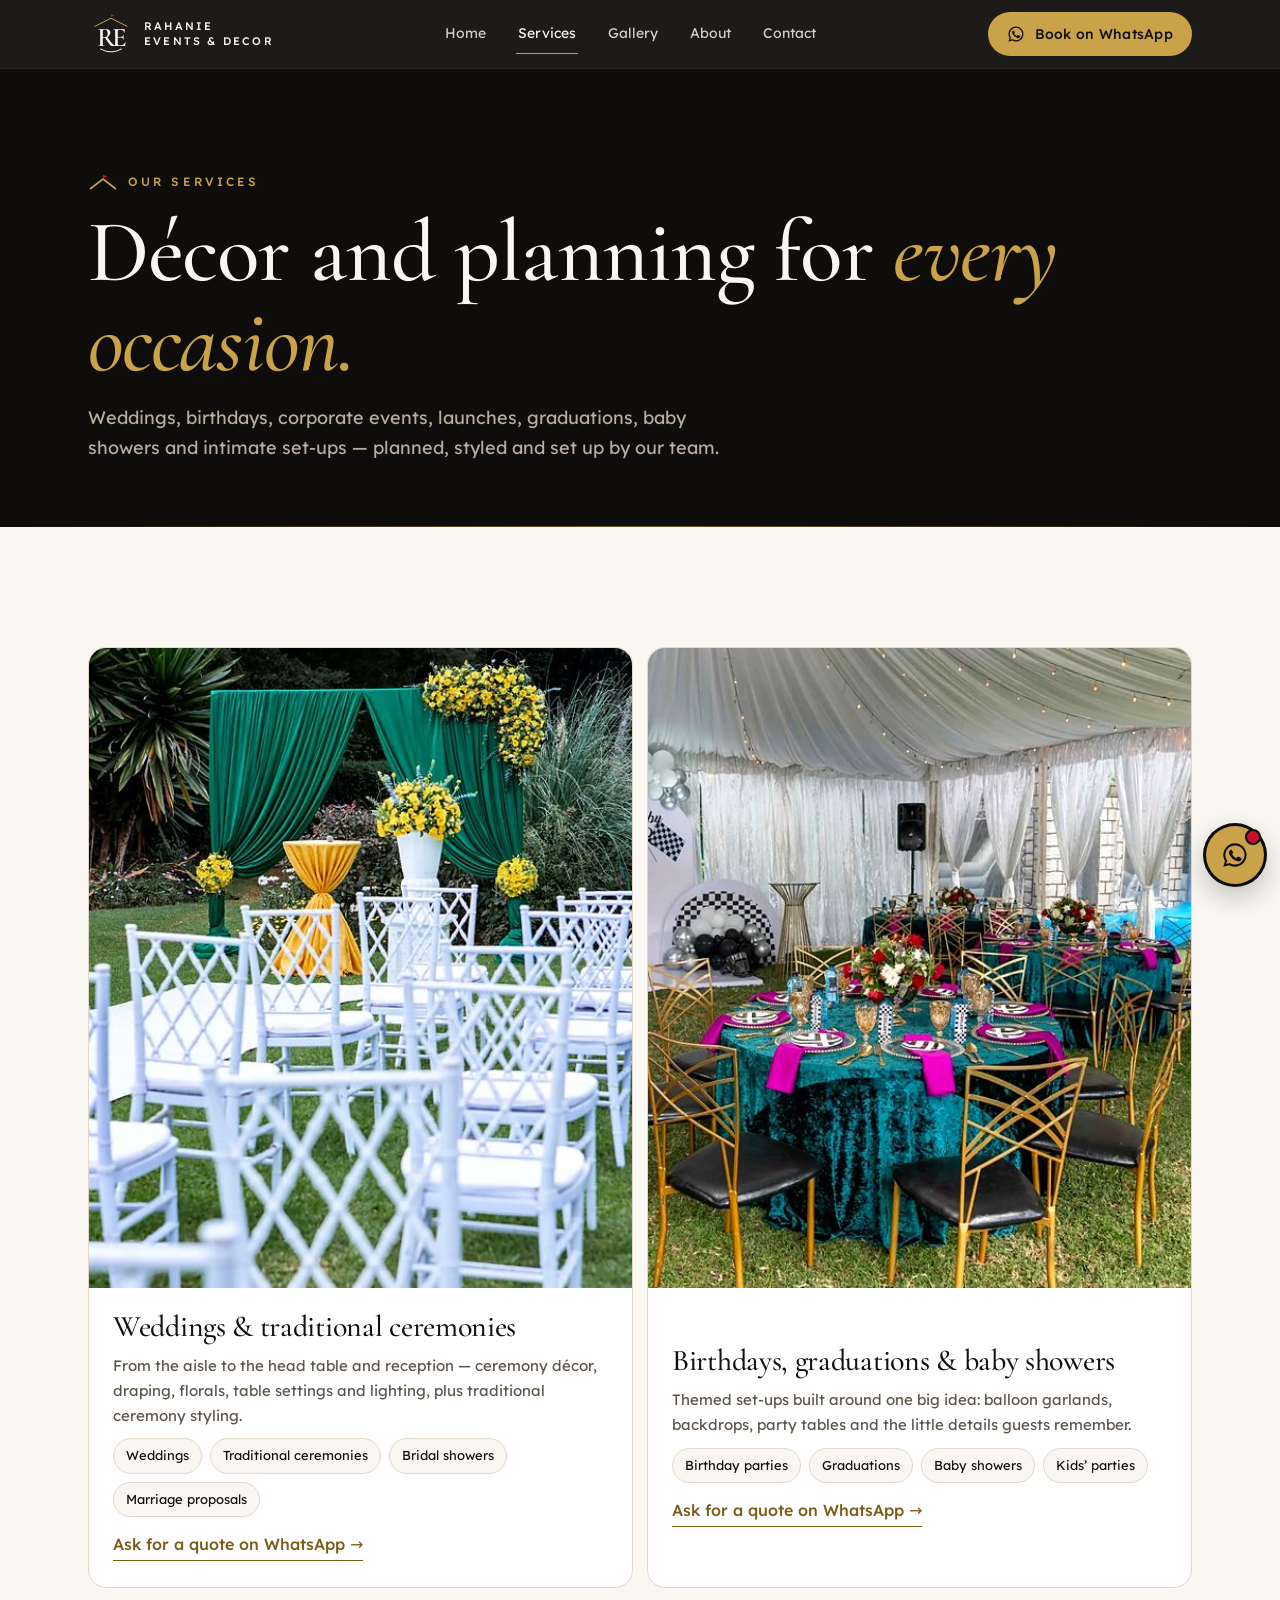
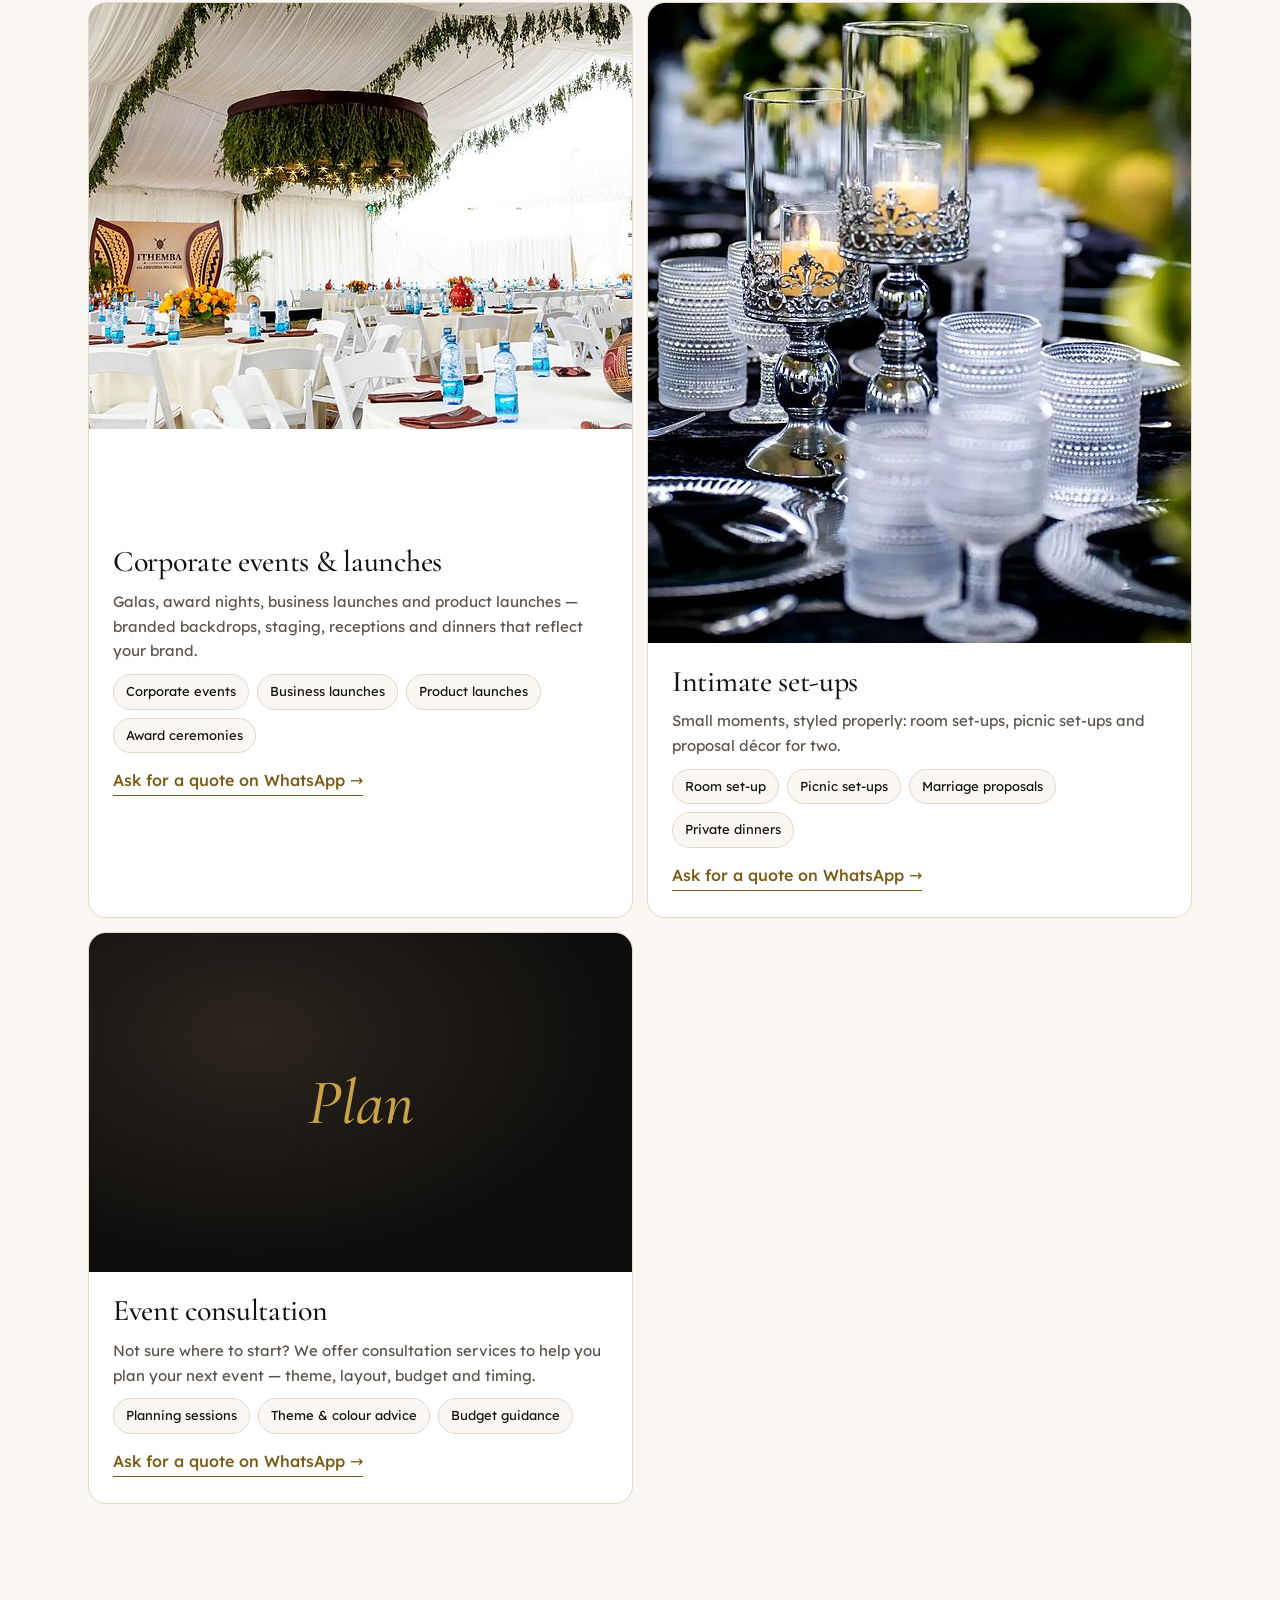
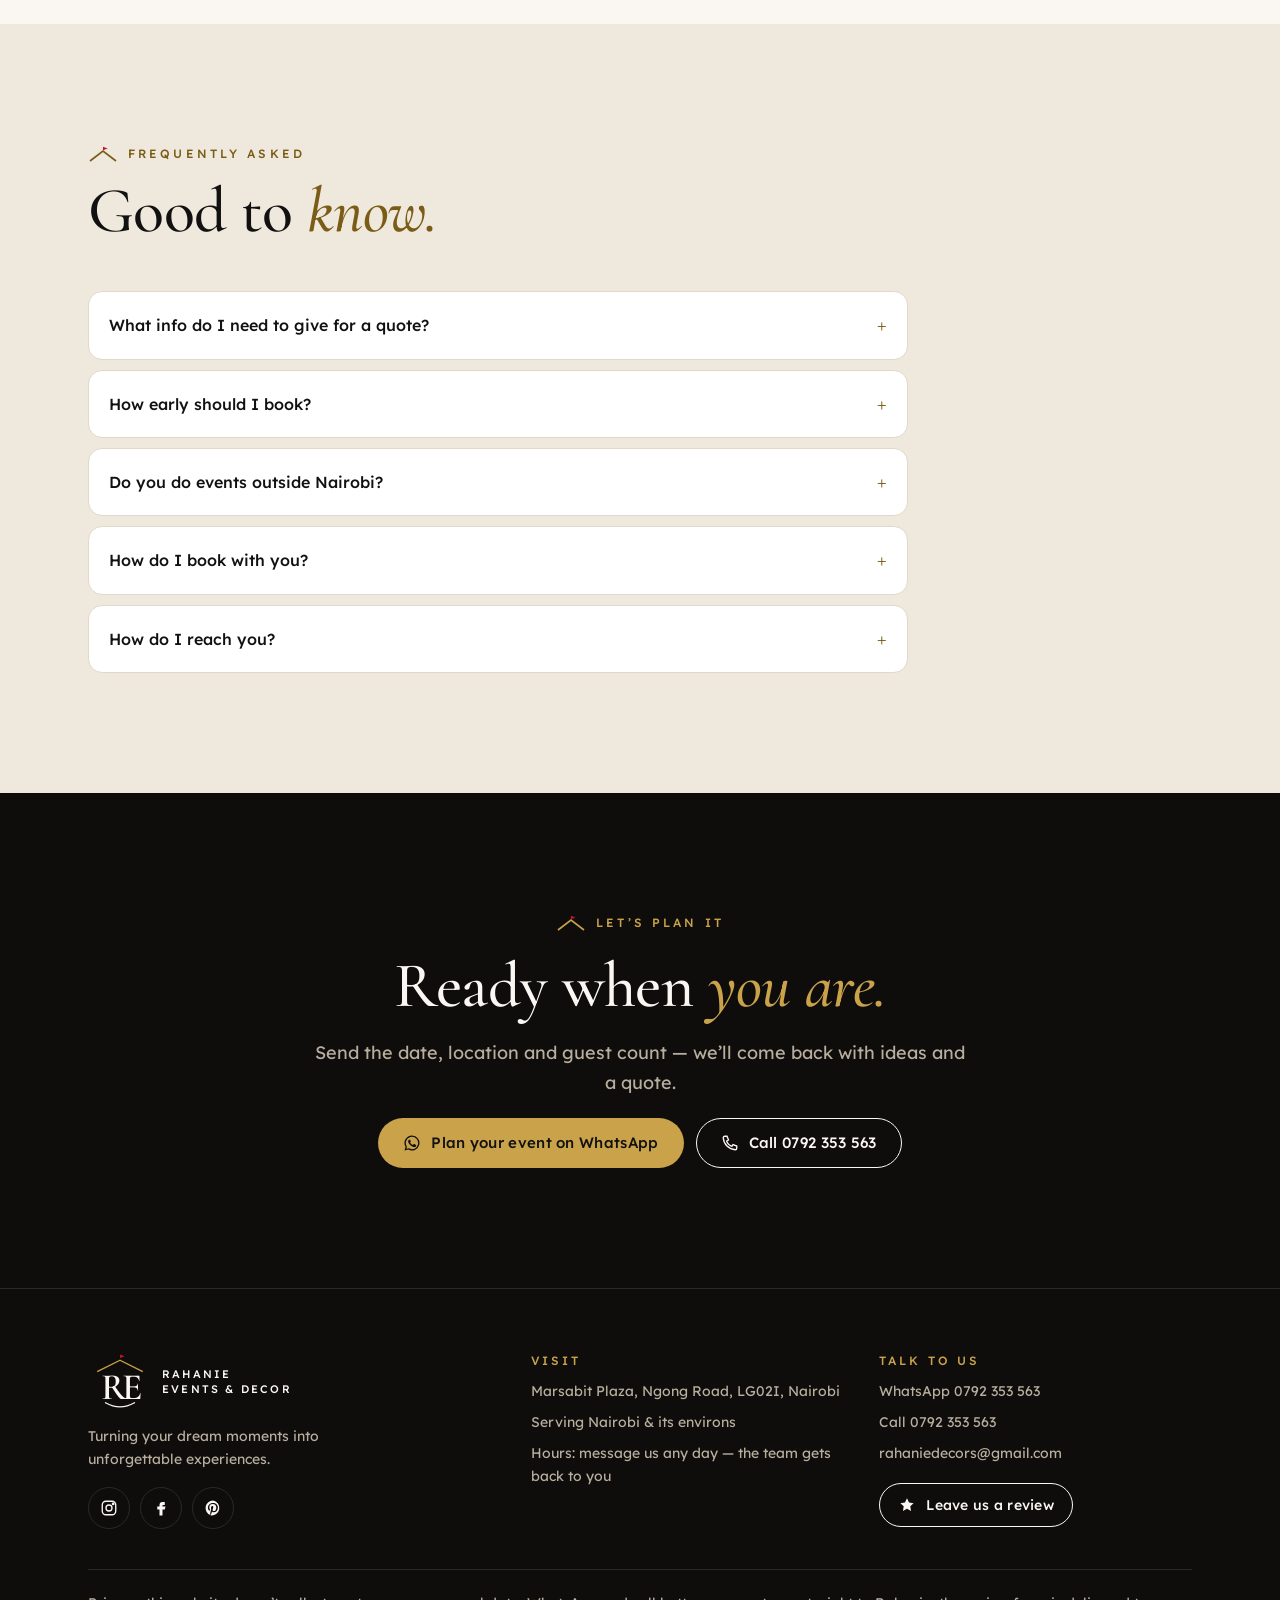
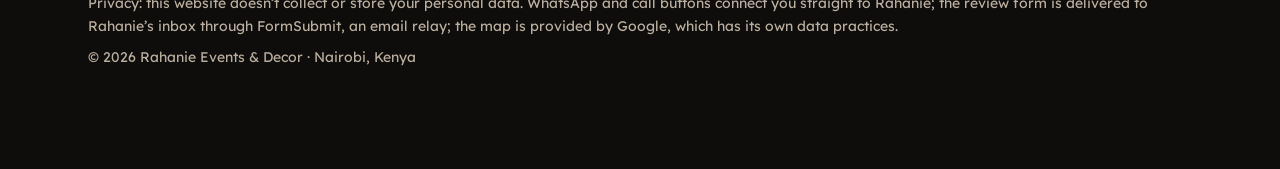
<file: services.html>
<!doctype html>
<html lang="en">
<head>
<meta charset="utf-8">
<meta name="viewport" content="width=device-width,initial-scale=1,viewport-fit=cover">
<title>Services | Rahanie Events &amp; Decor — Weddings, Birthdays &amp; Corporate Décor, Nairobi</title>
<meta name="description" content="Wedding and traditional ceremony décor, birthdays, graduations, baby showers, corporate events, product launches, room and picnic set-ups and event consultation in Nairobi.">
<link rel="canonical" href="https://ignatius-kimeu.github.io/storyfront-rahanie-events/services.html">
<meta name="theme-color" content="#0E0D0C">
<meta property="og:type" content="website">
<meta property="og:site_name" content="Rahanie Events &amp; Decor">
<meta property="og:title" content="Services | Rahanie Events &amp; Decor — Weddings, Birthdays &amp; Corporate Décor, Nairobi">
<meta property="og:description" content="Wedding and traditional ceremony décor, birthdays, graduations, baby showers, corporate events, product launches, room and picnic set-ups and event consultation in Nairobi.">
<meta property="og:url" content="https://ignatius-kimeu.github.io/storyfront-rahanie-events/services.html">
<meta property="og:image" content="https://ignatius-kimeu.github.io/storyfront-rahanie-events/og-image.jpg">
<meta property="og:image:width" content="1200">
<meta property="og:image:height" content="630">
<meta property="og:image:alt" content="Rahanie Events &amp; Decor — a floral pillar wedding aisle with the RE canopy monogram">
<meta name="twitter:card" content="summary_large_image">
<meta name="twitter:title" content="Services | Rahanie Events &amp; Decor — Weddings, Birthdays &amp; Corporate Décor, Nairobi">
<meta name="twitter:description" content="Wedding and traditional ceremony décor, birthdays, graduations, baby showers, corporate events, product launches, room and picnic set-ups and event consultation in Nairobi.">
<meta name="twitter:image" content="https://ignatius-kimeu.github.io/storyfront-rahanie-events/og-image.jpg">
<link rel="icon" href="favicon.ico" sizes="any">
<link rel="icon" type="image/png" sizes="32x32" href="icons/favicon-32.png">
<link rel="apple-touch-icon" href="icons/apple-touch-icon.png">
<link rel="preconnect" href="https://fonts.googleapis.com">
<link rel="preconnect" href="https://fonts.gstatic.com" crossorigin>
<link rel="stylesheet" href="https://fonts.googleapis.com/css2?family=Cormorant+Garamond:ital,wght@0,500;0,600;1,500&family=Lexend:wght@300;400;500&display=swap">
<link rel="stylesheet" href="assets/site.css">
<script type="application/ld+json">{"@context": "https://schema.org", "@type": "EventPlanner", "name": "Rahanie Events & Decor", "url": "https://ignatius-kimeu.github.io/storyfront-rahanie-events/", "image": "https://ignatius-kimeu.github.io/storyfront-rahanie-events/og-image.jpg", "telephone": "+254792353563", "email": "rahaniedecors@gmail.com", "address": {"@type": "PostalAddress", "streetAddress": "Marsabit Plaza, Ngong Road, LG02I", "addressLocality": "Nairobi", "addressCountry": "KE"}, "areaServed": "Nairobi and environs", "sameAs": ["https://www.instagram.com/rahanieevents/", "https://www.facebook.com/rahanieeventsanddecor/", "https://www.pinterest.com/rahaniedecors/"]}</script>
</head>
<body>
<a class="skip" href="#main">Skip to content</a>
<div class="splash" aria-hidden="true"><svg viewBox="0 0 120 112" role="img" aria-label="Rahanie Events &amp; Decor logo"><path d="M16 36 60 14l44 22" fill="none" stroke="#C9A24A" stroke-width="2.6" stroke-linejoin="round"/><path d="M60 14V3l9 3.4-9 3.4" fill="#C8102E"/><text x="58" y="88" text-anchor="middle" font-family="Cormorant Garamond, Georgia, serif" font-weight="600" font-size="72" letter-spacing="-9" fill="currentColor">RE</text><path d="M32 96q28 16 56 0" fill="none" stroke="currentColor" stroke-width="2.6" stroke-linecap="round"/></svg></div>
<header class="site-head">
  <div class="wrap bar">
    <a class="brand" href="index.html" aria-label="Rahanie Events &amp; Decor — home"><svg viewBox="0 0 120 112" role="img" aria-label="Rahanie Events &amp; Decor logo"><path d="M16 36 60 14l44 22" fill="none" stroke="#C9A24A" stroke-width="2.6" stroke-linejoin="round"/><path d="M60 14V3l9 3.4-9 3.4" fill="#C8102E"/><text x="58" y="88" text-anchor="middle" font-family="Cormorant Garamond, Georgia, serif" font-weight="600" font-size="72" letter-spacing="-9" fill="currentColor">RE</text><path d="M32 96q28 16 56 0" fill="none" stroke="currentColor" stroke-width="2.6" stroke-linecap="round"/></svg><span class="word">Rahanie<br>Events &amp; Decor</span></a>
    <nav class="nav" aria-label="Main"><a href="index.html">Home</a><a href="services.html" aria-current="page">Services</a><a href="gallery.html">Gallery</a><a href="about.html">About</a><a href="contact.html">Contact</a></nav>
    <a class="btn btn-gold head-cta" href="https://wa.me/254792353563?text=Hi%20Rahanie%20Events%21%20I%20found%20you%20through%20your%20website%20and%20I%27d%20like%20to%20plan%20an%20event." target="_blank" rel="noopener"><svg viewBox="0 0 24 24" fill="currentColor" aria-hidden="true"><path d="M12 2a10 10 0 0 0-8.6 15.1L2 22l5-1.3A10 10 0 1 0 12 2Zm0 18.2a8.2 8.2 0 0 1-4.2-1.1l-.3-.2-3 .8.8-2.9-.2-.3A8.2 8.2 0 1 1 12 20.2Zm4.5-6.1c-.2-.1-1.5-.7-1.7-.8s-.4-.1-.6.1-.6.8-.8 1-.3.2-.5.1a6.7 6.7 0 0 1-3.3-2.9c-.3-.4.3-.4.7-1.4a.5.5 0 0 0 0-.4l-.8-1.8c-.2-.5-.4-.4-.6-.4h-.5a1 1 0 0 0-.7.3 3 3 0 0 0-.9 2.2 5.2 5.2 0 0 0 1.1 2.7 11.8 11.8 0 0 0 4.5 4c1.7.7 2.3.8 3.2.6a2.7 2.7 0 0 0 1.8-1.2 2.2 2.2 0 0 0 .1-1.3c0-.1-.2-.2-.5-.3Z"/></svg>Book on WhatsApp</a>
    <button class="burger" type="button" aria-expanded="false" aria-controls="menu" aria-label="Menu"><span></span></button>
  </div>
</header>
<nav class="panel" id="menu" aria-label="Mobile"><a class="p" href="index.html">Home</a><a class="p" href="services.html" aria-current="page">Services</a><a class="p" href="gallery.html">Gallery</a><a class="p" href="about.html">About</a><a class="p" href="contact.html">Contact</a>
  <div class="btns"><a class="btn btn-gold" href="https://wa.me/254792353563?text=Hi%20Rahanie%20Events%21%20I%20found%20you%20through%20your%20website%20and%20I%27d%20like%20to%20plan%20an%20event." target="_blank" rel="noopener"><svg viewBox="0 0 24 24" fill="currentColor" aria-hidden="true"><path d="M12 2a10 10 0 0 0-8.6 15.1L2 22l5-1.3A10 10 0 1 0 12 2Zm0 18.2a8.2 8.2 0 0 1-4.2-1.1l-.3-.2-3 .8.8-2.9-.2-.3A8.2 8.2 0 1 1 12 20.2Zm4.5-6.1c-.2-.1-1.5-.7-1.7-.8s-.4-.1-.6.1-.6.8-.8 1-.3.2-.5.1a6.7 6.7 0 0 1-3.3-2.9c-.3-.4.3-.4.7-1.4a.5.5 0 0 0 0-.4l-.8-1.8c-.2-.5-.4-.4-.6-.4h-.5a1 1 0 0 0-.7.3 3 3 0 0 0-.9 2.2 5.2 5.2 0 0 0 1.1 2.7 11.8 11.8 0 0 0 4.5 4c1.7.7 2.3.8 3.2.6a2.7 2.7 0 0 0 1.8-1.2 2.2 2.2 0 0 0 .1-1.3c0-.1-.2-.2-.5-.3Z"/></svg>WhatsApp us</a><a class="btn btn-line" href="tel:+254792353563"><svg viewBox="0 0 24 24" fill="none" stroke="currentColor" stroke-width="1.8" aria-hidden="true"><path d="M5 3h3l2 5-2.5 1.5a11 11 0 0 0 7 7L16 14l5 2v3a2 2 0 0 1-2 2A17 17 0 0 1 3 5a2 2 0 0 1 2-2Z"/></svg>Call 0792 353 563</a></div>
</nav>
<main id="main">
<section class="phero dark"><div class="wrap"><p class="eyebrow"><svg class="roof" viewBox="0 0 30 16" aria-hidden="true"><path d="M2 15 15 5l13 10" fill="none" stroke="currentColor" stroke-width="1.6"/><path d="M15 5V.8l4.6 1.7L15 4.2" fill="#C8102E"/></svg><span>Our services</span></p><h1>Décor and planning for <em>every occasion.</em></h1><p class="lede">Weddings, birthdays, corporate events, launches, graduations, baby showers and intimate set-ups — planned, styled and set up by our team.</p></div></section>
<section><div class="wrap"><div class="svc"><article id="weddings" class="rv"><img src="images/thumbs/wedding-emerald-yellow-ceremony.jpg" width="524" height="640" alt="Garden ceremony set-up with an emerald draped backdrop, yellow and white flowers and rows of white crossback chairs" loading="lazy" decoding="async"><div class="b"><h3>Weddings &amp; traditional ceremonies</h3><p>From the aisle to the head table and reception — ceremony décor, draping, florals, table settings and lighting, plus traditional ceremony styling.</p><ul class="chips"><li>Weddings</li><li>Traditional ceremonies</li><li>Bridal showers</li><li>Marriage proposals</li></ul>
<a class="link" href="https://wa.me/254792353563?text=Hi%20Rahanie%20Events%21%20I%27d%20like%20a%20quote%20for%20weddings%20%26%20traditional%20ceremonies." target="_blank" rel="noopener">Ask for a quote on WhatsApp →</a></div></article><article id="celebrations" class="rv"><img src="images/thumbs/birthday-racing-teal-tent.jpg" width="512" height="640" alt="Draped tent with teal velvet tables, magenta napkins, gold chairs and black, white and silver balloons" loading="lazy" decoding="async"><div class="b"><h3>Birthdays, graduations &amp; baby showers</h3><p>Themed set-ups built around one big idea: balloon garlands, backdrops, party tables and the little details guests remember.</p><ul class="chips"><li>Birthday parties</li><li>Graduations</li><li>Baby showers</li><li>Kids’ parties</li></ul>
<a class="link" href="https://wa.me/254792353563?text=Hi%20Rahanie%20Events%21%20I%27d%20like%20a%20quote%20for%20birthdays%2C%20graduations%20%26%20baby%20showers." target="_blank" rel="noopener">Ask for a quote on WhatsApp →</a></div></article><article id="corporate" class="rv"><img src="images/thumbs/corporate-greenery-chandelier-tent.jpg" width="640" height="426" alt="White marquee with a suspended greenery ring chandelier, a branded backdrop and long white tables with water bottles" loading="lazy" decoding="async"><div class="b"><h3>Corporate events &amp; launches</h3><p>Galas, award nights, business launches and product launches — branded backdrops, staging, receptions and dinners that reflect your brand.</p><ul class="chips"><li>Corporate events</li><li>Business launches</li><li>Product launches</li><li>Award ceremonies</li></ul>
<a class="link" href="https://wa.me/254792353563?text=Hi%20Rahanie%20Events%21%20I%27d%20like%20a%20quote%20for%20corporate%20events%20%26%20launches." target="_blank" rel="noopener">Ask for a quote on WhatsApp →</a></div></article><article id="intimate" class="rv"><img src="images/thumbs/dinner-black-crystal-candles.jpg" width="640" height="640" alt="Crystal candle holders with lit candles and textured clear glasses on a black table" loading="lazy" decoding="async"><div class="b"><h3>Intimate set-ups</h3><p>Small moments, styled properly: room set-ups, picnic set-ups and proposal décor for two.</p><ul class="chips"><li>Room set-up</li><li>Picnic set-ups</li><li>Marriage proposals</li><li>Private dinners</li></ul>
<a class="link" href="https://wa.me/254792353563?text=Hi%20Rahanie%20Events%21%20I%27d%20like%20a%20quote%20for%20intimate%20set-ups." target="_blank" rel="noopener">Ask for a quote on WhatsApp →</a></div></article><article id="consultation" class="rv"><div class="nophoto" aria-hidden="true">Plan</div><div class="b"><h3>Event consultation</h3><p>Not sure where to start? We offer consultation services to help you plan your next event — theme, layout, budget and timing.</p><ul class="chips"><li>Planning sessions</li><li>Theme &amp; colour advice</li><li>Budget guidance</li></ul>
<a class="link" href="https://wa.me/254792353563?text=Hi%20Rahanie%20Events%21%20I%27d%20like%20a%20quote%20for%20event%20consultation." target="_blank" rel="noopener">Ask for a quote on WhatsApp →</a></div></article></div></div></section>
<section class="softbg" aria-labelledby="faq-title"><div class="wrap">
  <div class="head rv"><p class="eyebrow"><svg class="roof" viewBox="0 0 30 16" aria-hidden="true"><path d="M2 15 15 5l13 10" fill="none" stroke="currentColor" stroke-width="1.6"/><path d="M15 5V.8l4.6 1.7L15 4.2" fill="#C8102E"/></svg><span>Frequently asked</span></p><h2 id="faq-title">Good to <em>know.</em></h2></div>
  <div class="faq">
  <details class="rv"><summary>What info do I need to give for a quote?</summary><p>Share your:</p><ul><li>Budget</li><li>Location of the event</li><li>Date of event</li><li>Theme of the event</li><li>Pax (number of guests) of the event</li></ul></details>
  <details class="rv"><summary>How early should I book?</summary><p>We recommend booking at least a month early to allow proper planning. The earlier the better.</p></details>
  <details class="rv"><summary>Do you do events outside Nairobi?</summary><p>Yes — we cover Nairobi and its environs, subject to logistics and travel arrangements.</p></details>
  <details class="rv"><summary>How do I book with you?</summary><p>DM us on Instagram or tap any WhatsApp button on this site and share the date, location, an inspo of what you’d love, number of guests and your preferred theme. Our team is ready to get back to you! You can also use the <a class="link" href="contact.html#book">booking form</a>.</p></details>
  <details class="rv"><summary>How do I reach you?</summary><p>Email <a class="link" href="mailto:rahaniedecors@gmail.com">rahaniedecors@gmail.com</a>, call or WhatsApp <a class="link" href="tel:+254792353563">0792 353 563</a>, or find us on Instagram at <a class="link" href="https://www.instagram.com/rahanieevents/" target="_blank" rel="noopener">@rahanieevents</a>.</p></details>
</div>
</div></section>
<section class="cta dark"><div class="wrap rv"><p class="eyebrow"><svg class="roof" viewBox="0 0 30 16" aria-hidden="true"><path d="M2 15 15 5l13 10" fill="none" stroke="currentColor" stroke-width="1.6"/><path d="M15 5V.8l4.6 1.7L15 4.2" fill="#C8102E"/></svg><span>Let’s plan it</span></p><h2>Ready when <em>you are.</em></h2><p class="lede">Send the date, location and guest count — we’ll come back with ideas and a quote.</p>
  <div class="btns"><a class="btn btn-gold" href="https://wa.me/254792353563?text=Hi%20Rahanie%20Events%21%20I%20found%20you%20through%20your%20website%20and%20I%27d%20like%20to%20plan%20an%20event." target="_blank" rel="noopener"><svg viewBox="0 0 24 24" fill="currentColor" aria-hidden="true"><path d="M12 2a10 10 0 0 0-8.6 15.1L2 22l5-1.3A10 10 0 1 0 12 2Zm0 18.2a8.2 8.2 0 0 1-4.2-1.1l-.3-.2-3 .8.8-2.9-.2-.3A8.2 8.2 0 1 1 12 20.2Zm4.5-6.1c-.2-.1-1.5-.7-1.7-.8s-.4-.1-.6.1-.6.8-.8 1-.3.2-.5.1a6.7 6.7 0 0 1-3.3-2.9c-.3-.4.3-.4.7-1.4a.5.5 0 0 0 0-.4l-.8-1.8c-.2-.5-.4-.4-.6-.4h-.5a1 1 0 0 0-.7.3 3 3 0 0 0-.9 2.2 5.2 5.2 0 0 0 1.1 2.7 11.8 11.8 0 0 0 4.5 4c1.7.7 2.3.8 3.2.6a2.7 2.7 0 0 0 1.8-1.2 2.2 2.2 0 0 0 .1-1.3c0-.1-.2-.2-.5-.3Z"/></svg>Plan your event on WhatsApp</a><a class="btn btn-line" href="tel:+254792353563"><svg viewBox="0 0 24 24" fill="none" stroke="currentColor" stroke-width="1.8" aria-hidden="true"><path d="M5 3h3l2 5-2.5 1.5a11 11 0 0 0 7 7L16 14l5 2v3a2 2 0 0 1-2 2A17 17 0 0 1 3 5a2 2 0 0 1 2-2Z"/></svg>Call 0792 353 563</a></div></div></section>
</main>
<footer class="site-foot">
  <div class="wrap">
    <div class="fgrid2">
      <div>
        <a class="brand" href="index.html" aria-label="Rahanie Events &amp; Decor — home"><svg viewBox="0 0 120 112" role="img" aria-label="Rahanie Events &amp; Decor logo"><path d="M16 36 60 14l44 22" fill="none" stroke="#C9A24A" stroke-width="2.6" stroke-linejoin="round"/><path d="M60 14V3l9 3.4-9 3.4" fill="#C8102E"/><text x="58" y="88" text-anchor="middle" font-family="Cormorant Garamond, Georgia, serif" font-weight="600" font-size="72" letter-spacing="-9" fill="currentColor">RE</text><path d="M32 96q28 16 56 0" fill="none" stroke="currentColor" stroke-width="2.6" stroke-linecap="round"/></svg><span class="word">Rahanie<br>Events &amp; Decor</span></a>
        <p style="margin-top:14px;max-width:34ch">Turning your dream moments into unforgettable experiences.</p>
        <div class="social">
          <a href="https://www.instagram.com/rahanieevents/" target="_blank" rel="noopener" aria-label="Instagram — @rahanieevents"><svg viewBox="0 0 24 24" fill="none" stroke="currentColor" stroke-width="1.8" aria-hidden="true"><rect x="3" y="3" width="18" height="18" rx="5"/><circle cx="12" cy="12" r="4"/><circle cx="17.5" cy="6.5" r="1" fill="currentColor"/></svg></a>
          <a href="https://www.facebook.com/rahanieeventsanddecor/" target="_blank" rel="noopener" aria-label="Facebook — Rahanie Events &amp; Decor"><svg viewBox="0 0 24 24" fill="currentColor" aria-hidden="true"><path d="M14 8h3V4h-3a4 4 0 0 0-4 4v2H7v4h3v8h4v-8h3l1-4h-4V8.5c0-.3.2-.5.5-.5Z"/></svg></a>
          <a href="https://www.pinterest.com/rahaniedecors/" target="_blank" rel="noopener" aria-label="Pinterest — rahaniedecors"><svg viewBox="0 0 24 24" fill="currentColor" aria-hidden="true"><path d="M12 2a10 10 0 0 0-3.6 19.3c-.1-.8-.2-2 0-2.9l1.2-5s-.3-.6-.3-1.5c0-1.4.8-2.5 1.8-2.5.9 0 1.3.6 1.3 1.4 0 .9-.6 2.2-.9 3.4-.2 1 .5 1.9 1.6 1.9 1.9 0 3.3-2 3.3-4.9 0-2.6-1.8-4.4-4.5-4.4a4.6 4.6 0 0 0-4.8 4.6c0 .9.3 1.9.8 2.4l.1.4-.3 1.2c0 .2-.2.3-.4.2-1.3-.6-2.1-2.5-2.1-4 0-3.3 2.4-6.3 6.9-6.3 3.6 0 6.4 2.6 6.4 6 0 3.6-2.3 6.5-5.4 6.5-1.1 0-2.1-.6-2.4-1.2l-.7 2.5c-.2.9-.9 2.1-1.3 2.8A10 10 0 1 0 12 2Z"/></svg></a>
        </div>
      </div>
      <div>
        <h2>Visit</h2>
        <ul><li>Marsabit Plaza, Ngong Road, LG02I, Nairobi</li><li>Serving Nairobi &amp; its environs</li><li>Hours: message us any day — the team gets back to you</li></ul>
      </div>
      <div>
        <h2>Talk to us</h2>
        <ul>
          <li><a href="https://wa.me/254792353563?text=Hi%20Rahanie%20Events%21%20I%20found%20you%20through%20your%20website%20and%20I%27d%20like%20to%20plan%20an%20event." target="_blank" rel="noopener">WhatsApp 0792 353 563</a></li>
          <li><a href="tel:+254792353563">Call 0792 353 563</a></li>
          <li><a href="mailto:rahaniedecors@gmail.com">rahaniedecors@gmail.com</a></li>
        </ul>
        <a class="btn btn-line" style="margin-top:18px;padding:12px 18px;font-size:14px" href="contact.html#review"><svg viewBox="0 0 24 24" fill="currentColor" aria-hidden="true"><path d="m12 3 2.7 5.6 6.1.9-4.4 4.3 1 6.1L12 17l-5.4 2.9 1-6.1-4.4-4.3 6.1-.9Z"/></svg>Leave us a review</a>
      </div>
    </div>
    <div class="legal"><p>Privacy: this website doesn’t collect or store your personal data. WhatsApp and call buttons connect you straight to Rahanie; the review form is delivered to Rahanie’s inbox through FormSubmit, an email relay; the map is provided by Google, which has its own data practices.</p><p>© <span data-year>2026</span> Rahanie Events &amp; Decor · Nairobi, Kenya</p></div>
  </div>
</footer>
<a class="fab" href="https://wa.me/254792353563?text=Hi%20Rahanie%20Events%21%20I%20found%20you%20through%20your%20website%20and%20I%27d%20like%20to%20plan%20an%20event." target="_blank" rel="noopener" aria-label="Chat with Rahanie on WhatsApp"><svg viewBox="0 0 24 24" fill="currentColor" aria-hidden="true"><path d="M12 2a10 10 0 0 0-8.6 15.1L2 22l5-1.3A10 10 0 1 0 12 2Zm0 18.2a8.2 8.2 0 0 1-4.2-1.1l-.3-.2-3 .8.8-2.9-.2-.3A8.2 8.2 0 1 1 12 20.2Zm4.5-6.1c-.2-.1-1.5-.7-1.7-.8s-.4-.1-.6.1-.6.8-.8 1-.3.2-.5.1a6.7 6.7 0 0 1-3.3-2.9c-.3-.4.3-.4.7-1.4a.5.5 0 0 0 0-.4l-.8-1.8c-.2-.5-.4-.4-.6-.4h-.5a1 1 0 0 0-.7.3 3 3 0 0 0-.9 2.2 5.2 5.2 0 0 0 1.1 2.7 11.8 11.8 0 0 0 4.5 4c1.7.7 2.3.8 3.2.6a2.7 2.7 0 0 0 1.8-1.2 2.2 2.2 0 0 0 .1-1.3c0-.1-.2-.2-.5-.3Z"/></svg></a>
<script src="assets/site.js" defer></script>
</body>
</html>
</file>
<file: assets/site.css>
/* Rahanie Events & Decor — site styles. Palette 01 "Monogram Classic", logo 1 "Canopy Monogram". Mobile-first. */
:root{
  --stage:#0E0D0C; --stage-2:#171513; --ink:#111111; --paper:#FAF7F2; --soft:#EFE8DC; --line:#E1D8C9; --line-dark:#2C2823;
  --gold:#C9A24A;          /* on dark surfaces only (8.1:1 on stage) */
  --gold-deep:#7A5C17;     /* gold for text on light surfaces (5.8:1 on paper) */
  --accent:#C8102E;        /* tent-flag red, small marks only */
  --muted:#5C544A; --muted-dark:#B9AE9E;
  --display:'Cormorant Garamond',Georgia,'Times New Roman',serif;
  --ui:'Lexend',system-ui,-apple-system,'Segoe UI',sans-serif;
  --r:18px; --gut:clamp(16px,4vw,48px); --max:1200px;
  --ease:cubic-bezier(.2,.7,.2,1);
}
*{box-sizing:border-box;margin:0;padding:0}
html{scroll-behavior:smooth;-webkit-text-size-adjust:100%}
body{background:var(--paper);color:var(--ink);font:400 16px/1.65 var(--ui);-webkit-font-smoothing:antialiased;overflow-x:hidden}
img,video{display:block;max-width:100%}
a{color:inherit}
button{font:inherit;color:inherit}
:focus-visible{outline:2px solid var(--gold);outline-offset:3px;border-radius:4px}
.sr{position:absolute;width:1px;height:1px;overflow:hidden;clip:rect(0 0 0 0);white-space:nowrap}
.skip{position:fixed;left:12px;top:-60px;z-index:200;background:var(--gold);color:var(--ink);padding:10px 16px;border-radius:999px;text-decoration:none;font-weight:500}
.skip:focus{top:12px}
.wrap{max-width:var(--max);margin:0 auto;padding:0 var(--gut)}

/* ---------- type ---------- */
.eyebrow{display:flex;align-items:center;gap:10px;font-size:12px;font-weight:500;letter-spacing:.26em;text-transform:uppercase;color:var(--gold-deep)}
.dark .eyebrow{color:var(--gold)}
.roof{width:30px;height:16px;flex:none}
h1,h2,h3{font-family:var(--display);font-weight:500;letter-spacing:-.01em;line-height:1.02}
h1{font-size:clamp(44px,9vw,112px)}
h2{font-size:clamp(34px,5.4vw,64px)}
h3{font-size:clamp(24px,2.6vw,30px);line-height:1.15}
h1 em,h2 em,h3 em{font-style:italic;color:var(--gold-deep)}
.dark h1 em,.dark h2 em,.dark h3 em{color:var(--gold)}
.lede{font-size:clamp(16px,1.6vw,18px);color:var(--muted);max-width:60ch}
.dark .lede{color:var(--muted-dark)}
.head{display:grid;gap:14px;margin-bottom:clamp(28px,5vw,48px);max-width:760px}
.head.center{margin-inline:auto;text-align:center;justify-items:center}

/* ---------- surfaces ---------- */
section{padding:clamp(64px,10vw,120px) 0}
.dark{background:var(--stage);color:var(--paper)}
.softbg{background:var(--soft)}

/* ---------- buttons ---------- */
.btn{display:inline-flex;align-items:center;justify-content:center;gap:10px;font:500 15px/1 var(--ui);letter-spacing:.02em;padding:15px 24px;border-radius:999px;text-decoration:none;border:1.5px solid transparent;cursor:pointer;white-space:nowrap;transition:transform .25s var(--ease),background .25s,color .25s,border-color .25s}
.btn:hover{transform:translateY(-2px)}
.btn svg{width:18px;height:18px;flex:none}
.btn-gold{background:var(--gold);color:var(--ink)}
.btn-gold:hover{background:#D8B45E}
.btn-ink{background:var(--ink);color:var(--paper)}
.btn-line{border-color:currentColor;background:transparent}
.btns{display:flex;flex-wrap:wrap;gap:12px}
.link{font-weight:500;text-decoration:none;border-bottom:1.5px solid var(--gold-deep);padding-bottom:2px;color:var(--gold-deep)}
.dark .link{color:var(--gold);border-color:var(--gold)}

/* ---------- splash ---------- */
.splash{position:fixed;inset:0;z-index:300;background:var(--stage);display:grid;place-items:center;transition:opacity .6s var(--ease),visibility .6s}
.splash svg{width:120px;height:auto;color:var(--paper);animation:pulse 1.6s var(--ease) infinite alternate}
.splash.gone{opacity:0;visibility:hidden}
@keyframes pulse{from{opacity:.55;transform:scale(.97)}to{opacity:1;transform:scale(1)}}

/* ---------- header (smart sticky; no backdrop-filter on purpose) ---------- */
.site-head{position:fixed;top:0;left:0;right:0;z-index:100;background:rgba(14,13,12,.94);color:var(--paper);border-bottom:1px solid var(--line-dark);transition:transform .35s var(--ease)}
.site-head.hide{transform:translateY(-100%)}
.site-head .bar{display:flex;align-items:center;justify-content:space-between;gap:16px;height:68px}
.brand{display:flex;align-items:center;gap:10px;text-decoration:none}
.brand svg{width:46px;height:42px;color:var(--paper);flex:none}
.brand .word{font-size:11px;font-weight:500;letter-spacing:.2em;text-transform:uppercase;line-height:1.35}
.nav{display:none}
.nav a{font-size:14px;text-decoration:none;padding:8px 2px;opacity:.82;transition:opacity .2s}
.nav a:hover,.nav a[aria-current="page"]{opacity:1}
.nav a[aria-current="page"]{border-bottom:1.5px solid var(--gold)}
.head-cta{display:none}
.burger{display:inline-grid;place-items:center;width:46px;height:46px;border-radius:50%;border:1.5px solid var(--line-dark);background:none;cursor:pointer}
.burger span{display:block;width:18px;height:1.5px;background:currentColor;position:relative;transition:transform .3s}
.burger span::before,.burger span::after{content:'';position:absolute;left:0;width:18px;height:1.5px;background:currentColor;transition:transform .3s}
.burger span::before{top:-6px}.burger span::after{top:6px}
.burger[aria-expanded="true"] span{background:transparent}
.burger[aria-expanded="true"] span::before{transform:translateY(6px) rotate(45deg)}
.burger[aria-expanded="true"] span::after{transform:translateY(-6px) rotate(-45deg)}
.panel{position:fixed;inset:68px 0 0 0;z-index:99;background:var(--stage);color:var(--paper);padding:32px var(--gut);display:grid;align-content:start;gap:6px;transform:translateY(-8px);opacity:0;visibility:hidden;transition:opacity .3s,transform .3s var(--ease),visibility .3s}
.panel.open{opacity:1;transform:none;visibility:visible}
.panel a.p{font:500 34px/1.3 var(--display);text-decoration:none;padding:6px 0;border-bottom:1px solid var(--line-dark)}
.panel a.p[aria-current="page"]{color:var(--gold)}
.panel .btns{margin-top:24px}
@media (min-width:960px){
  .nav{display:flex;gap:28px}
  .head-cta{display:inline-flex;padding:12px 18px;font-size:14px}
  .burger,.panel{display:none}
}
main{padding-top:68px}
main.flush{padding-top:0}

/* ---------- floating WhatsApp (brand colours, never default green) ---------- */
.fab{position:fixed;right:16px;bottom:16px;z-index:90;width:58px;height:58px;border-radius:50%;background:var(--gold);color:var(--ink);display:grid;place-items:center;box-shadow:0 10px 30px rgba(0,0,0,.28),0 0 0 3px var(--stage);transition:transform .25s var(--ease)}
.fab:hover{transform:scale(1.06)}
.fab svg{width:28px;height:28px}
.fab::after{content:'';position:absolute;top:3px;right:3px;width:12px;height:12px;border-radius:50%;background:var(--accent);border:2px solid var(--stage)}

/* ---------- home hero ---------- */
.hero{position:relative;min-height:100svh;display:grid;align-items:end;overflow:hidden;background:var(--stage);color:var(--paper)}
.hero picture,.hero .poster{position:absolute;inset:0}
.hero .poster img{width:100%;height:100%;object-fit:cover;object-position:50% 40%}
.hero.fallback .poster img{animation:drift 14s ease-in-out infinite alternate}
@keyframes drift{from{transform:scale(1.03) translateY(0)}to{transform:scale(1.16) translateY(-3%)}}
.hero canvas{position:absolute;inset:0;width:100%;height:100%;opacity:0;transition:opacity 1.2s var(--ease)}
.hero canvas.on{opacity:1}
.hero .shade{position:absolute;inset:0;background:linear-gradient(0deg,rgba(14,13,12,.94) 0%,rgba(14,13,12,.6) 34%,rgba(14,13,12,0) 62%)}
.hero .copy{position:relative;z-index:2;padding:0 var(--gut) clamp(40px,9vh,96px);max-width:var(--max);margin:0 auto;width:100%;display:grid;gap:18px;justify-items:center;text-align:center}
.hero h1{text-shadow:0 4px 40px rgba(0,0,0,.5)}
.hero .lede{color:#E6DED1}
.hero .btns{justify-content:center}

/* ---------- page hero (inner pages) ---------- */
.phero{padding:clamp(56px,9vw,104px) 0 clamp(40px,6vw,64px);background:var(--stage);color:var(--paper);position:relative;overflow:hidden}
.phero .wrap{display:grid;gap:16px}
.phero h1{font-size:clamp(42px,7vw,88px)}
.phero::after{content:'';position:absolute;inset:auto 0 0 0;height:1px;background:linear-gradient(90deg,transparent,var(--gold),transparent);opacity:.5}

/* ---------- proof strip ---------- */
.proof{padding:28px 0;background:var(--stage-2);color:var(--paper);border-top:1px solid var(--line-dark)}
.proof ul{list-style:none;display:grid;grid-template-columns:repeat(2,1fr);gap:18px;text-align:center}
.proof b{display:block;font:500 clamp(30px,4vw,44px)/1 var(--display);color:var(--gold)}
.proof span{font-size:12px;letter-spacing:.14em;text-transform:uppercase;color:var(--muted-dark)}
@media (min-width:760px){.proof ul{grid-template-columns:repeat(4,1fr)}}

/* ---------- occasion cards ---------- */
.occ{display:grid;gap:14px;grid-template-columns:1fr}
@media (min-width:600px){.occ{grid-template-columns:repeat(2,1fr)}}
@media (min-width:980px){.occ{grid-template-columns:repeat(3,1fr)}}
.oc{position:relative;border-radius:var(--r);overflow:hidden;aspect-ratio:4/5;display:flex;align-items:flex-end;text-decoration:none;color:var(--paper);background:var(--stage);isolation:isolate}
.oc img{position:absolute;inset:0;width:100%;height:100%;object-fit:cover;z-index:-2;transition:transform .8s var(--ease)}
.oc:hover img{transform:scale(1.05)}
.oc::before{content:'';position:absolute;inset:0;z-index:-1;background:linear-gradient(0deg,rgba(14,13,12,.92) 0%,rgba(14,13,12,.35) 45%,rgba(14,13,12,0) 70%)}
.oc .t{padding:22px;display:grid;gap:6px}
.oc h3{font-size:clamp(28px,3vw,36px)}
.oc p{font-size:14px;color:#E6DED1}
.oc.type{background:radial-gradient(ellipse at 30% 20%,#2a241c,var(--stage) 70%);border:1px solid var(--line-dark)}
.oc.type .big{position:absolute;top:22px;left:22px;right:22px;font:italic 500 clamp(64px,9vw,110px)/.9 var(--display);color:var(--gold);opacity:.9}

/* ---------- photo grid + tilt ---------- */
.masonry{columns:2 150px;column-gap:10px}
@media (min-width:760px){.masonry{columns:3 220px;column-gap:14px}}
@media (min-width:1100px){.masonry{columns:4 220px}}
.masonry figure{break-inside:avoid;margin:0 0 10px;border-radius:12px;overflow:hidden;background:var(--soft);cursor:zoom-in;position:relative}
@media (min-width:760px){.masonry figure{margin-bottom:14px}}
.masonry img{width:100%;height:auto;transition:transform .7s var(--ease)}
.masonry figure:hover img{transform:scale(1.04)}
.masonry button{all:unset;display:block;cursor:zoom-in}
.masonry button:focus-visible{outline:2px solid var(--gold);outline-offset:-4px}
.tilt{will-change:transform}
.strip{display:grid;grid-auto-flow:column;grid-auto-columns:minmax(220px,70%);gap:12px;overflow-x:auto;scroll-snap-type:x mandatory;padding-bottom:10px;scrollbar-width:thin}
.strip>*{scroll-snap-align:start}
@media (min-width:760px){.strip{grid-auto-columns:minmax(260px,32%)}}
.strip figure{border-radius:14px;overflow:hidden;aspect-ratio:4/5;background:var(--soft)}
.strip img{width:100%;height:100%;object-fit:cover}
.strip button{all:unset;display:block;width:100%;height:100%;cursor:zoom-in}

.subnav{display:flex;gap:8px;overflow-x:auto;padding:4px 0 14px;scrollbar-width:none}
.subnav a{flex:none;font-size:13px;text-decoration:none;border:1px solid var(--line);border-radius:999px;padding:9px 15px;background:#fff}
.gsec{padding-top:40px}
.gsec h2{font-size:clamp(30px,4vw,44px);margin-bottom:6px}
.gsec>p{color:var(--muted);margin-bottom:20px;max-width:60ch}

/* ---------- lightbox ---------- */
.lb{position:fixed;inset:0;z-index:400;background:rgba(10,9,8,.97);color:var(--paper);display:grid;grid-template-rows:auto 1fr auto;opacity:0;visibility:hidden;transition:opacity .3s,visibility .3s}
.lb.open{opacity:1;visibility:visible}
.lb-top{display:flex;justify-content:space-between;align-items:center;padding:14px var(--gut);font-size:13px;letter-spacing:.14em}
.lb-stage{position:relative;display:grid;place-items:center;min-height:0;padding:0 8px}
.lb-stage img{max-width:100%;max-height:100%;object-fit:contain;border-radius:6px;transition:opacity .25s}
.lb-cap{padding:14px var(--gut) 22px;text-align:center;font-size:15px;color:#E6DED1;max-width:70ch;margin:0 auto}
.lb-cap b{display:block;font:500 22px/1.2 var(--display);color:var(--paper);margin-bottom:2px}
.lb button{background:rgba(255,255,255,.08);border:1px solid rgba(255,255,255,.18);border-radius:50%;width:48px;height:48px;display:grid;place-items:center;cursor:pointer;color:var(--paper)}
.lb button:hover{background:rgba(255,255,255,.16)}
.lb-prev,.lb-next{position:absolute;top:50%;transform:translateY(-50%)}
.lb-prev{left:10px}.lb-next{right:10px}
.lb svg{width:20px;height:20px}

/* ---------- film ---------- */
.film{display:grid;gap:clamp(28px,5vw,64px);align-items:center}
@media (min-width:900px){.film{grid-template-columns:1fr 1fr}}
.vid{position:relative;border-radius:var(--r);overflow:hidden;background:#000;aspect-ratio:9/16;max-height:80vh;width:min(100%,420px);margin-inline:auto;box-shadow:0 30px 60px rgba(0,0,0,.4)}
.vid video{width:100%;height:100%;object-fit:cover;cursor:pointer}
.vid .ctl{position:absolute;right:12px;bottom:12px;display:flex;gap:8px}
.vid .ctl button{width:44px;height:44px;border-radius:50%;border:0;background:var(--gold);color:var(--ink);display:grid;place-items:center;cursor:pointer}
.vid .ctl svg{width:20px;height:20px}
.vid .ctl .on-icon{display:none}
.vid.sound .ctl .on-icon{display:block}.vid.sound .ctl .off-icon{display:none}
.steps{list-style:none;display:grid;gap:18px;counter-reset:s}
.steps li{display:grid;grid-template-columns:auto 1fr;gap:14px;align-items:start}
.steps li::before{counter-increment:s;content:counter(s,decimal-leading-zero);font:500 26px/1 var(--display);color:var(--gold)}
.steps b{display:block;font-weight:500}
.steps span{color:var(--muted-dark);font-size:15px}

/* ---------- testimonials ---------- */
.quotes{display:grid;gap:16px}
@media (min-width:900px){.quotes{grid-template-columns:1.4fr 1fr}.quotes .stack{display:grid;gap:16px}}
.quote{background:#fff;border:1px solid var(--line);border-radius:var(--r);padding:clamp(22px,3vw,34px);display:grid;gap:16px;align-content:start}
.quote blockquote{font:500 clamp(19px,1.9vw,23px)/1.5 var(--display);white-space:pre-line}
.quote.big blockquote{font-size:clamp(19px,1.7vw,22px)}
.quote figcaption{font-size:13px;color:var(--muted)}
.quote figcaption b{display:block;color:var(--ink);font-size:15px;font-weight:500}
.quote .mark{width:34px;height:auto;color:var(--gold-deep)}

/* ---------- services ---------- */
.svc{display:grid;gap:14px}
@media (min-width:760px){.svc{grid-template-columns:repeat(2,1fr)}}
.svc article{background:#fff;border:1px solid var(--line);border-radius:var(--r);overflow:hidden;display:grid;scroll-margin-top:90px}
.svc article img{width:100%;aspect-ratio:16/10;object-fit:cover}
.svc .b{padding:22px 24px 26px;display:grid;gap:10px;align-content:start}
.svc .b p{color:var(--muted);font-size:15px}
.svc .b .link{justify-self:start;margin-top:4px}
.chips{display:flex;flex-wrap:wrap;gap:8px}
.chips li{list-style:none;font-size:13px;border:1px solid var(--line);border-radius:999px;padding:6px 12px;background:var(--paper)}
.svc .nophoto{aspect-ratio:16/10;background:radial-gradient(ellipse at 30% 30%,#2a241c,var(--stage) 70%);display:grid;place-items:center;color:var(--gold);font:italic 500 clamp(40px,6vw,64px)/1 var(--display)}

/* ---------- faq ---------- */
.faq{display:grid;gap:10px;max-width:820px}
.faq details{background:#fff;border:1px solid var(--line);border-radius:14px;padding:4px 20px}
.faq summary{cursor:pointer;list-style:none;padding:16px 0;font-weight:500;display:flex;justify-content:space-between;gap:12px}
.faq summary::-webkit-details-marker{display:none}
.faq summary::after{content:'+';font:400 24px/1 var(--display);color:var(--gold-deep);transition:transform .3s}
.faq details[open] summary::after{transform:rotate(45deg)}
.faq details p,.faq details ul{padding:0 0 18px;color:var(--muted)}
.faq ul{padding-left:20px}

/* ---------- forms ---------- */
.formcard{background:#fff;border:1px solid var(--line);border-radius:var(--r);padding:clamp(22px,4vw,40px);display:grid;gap:18px}
.dark .formcard{background:var(--stage-2);border-color:var(--line-dark)}
.fgrid{display:grid;gap:16px}
@media (min-width:700px){.fgrid{grid-template-columns:1fr 1fr}.fgrid .full{grid-column:1/-1}}
.field{display:grid;gap:7px}
.field label,.field legend{font-size:13px;font-weight:500;letter-spacing:.04em}
.field .hint{font-size:12px;color:var(--muted)}
.dark .field .hint{color:var(--muted-dark)}
.field input,.field select,.field textarea{width:100%;font:400 16px/1.4 var(--ui);color:var(--ink);background:var(--paper);border:1.5px solid var(--line);border-radius:12px;padding:13px 14px;transition:border-color .2s}
.dark .field input,.dark .field select,.dark .field textarea{background:#0E0D0C;color:var(--paper);border-color:#3A352E}
.field textarea{min-height:110px;resize:vertical}
.field input:focus,.field select:focus,.field textarea:focus{outline:none;border-color:var(--gold)}
.field [aria-invalid="true"]{border-color:var(--accent)}
.err{font-size:13px;color:var(--accent);min-height:0}
.dark .err{color:#FF8A8A}
.stars{display:flex;gap:4px;flex-direction:row-reverse;justify-content:flex-end;border:0}
.stars input{position:absolute;opacity:0;width:1px;height:1px}
.stars label{font-size:30px;line-height:1;color:#CFC6B8;cursor:pointer;padding:2px}
.stars input:checked~label,.stars label:hover,.stars label:hover~label{color:var(--gold)}
.stars input:focus-visible+label{outline:2px solid var(--gold);border-radius:4px}
.check{display:flex;gap:10px;align-items:flex-start;font-size:14px}
.check input{width:20px;height:20px;margin-top:2px;accent-color:var(--gold-deep);flex:none}
.notice{border-radius:12px;padding:14px 16px;background:#EAF3E6;color:#1E4620;font-size:15px}
.formnote{font-size:13px;color:var(--muted)}
.dark .formnote{color:var(--muted-dark)}

/* ---------- contact ---------- */
.cgrid{display:grid;gap:clamp(24px,4vw,48px)}
@media (min-width:960px){.cgrid{grid-template-columns:1.15fr .85fr}}
.clist{list-style:none;display:grid;gap:12px}
.clist a,.clist div{display:flex;gap:14px;align-items:center;text-decoration:none;background:#fff;border:1px solid var(--line);border-radius:14px;padding:14px 16px}
.clist svg{width:22px;height:22px;flex:none;color:var(--gold-deep)}
.clist small{display:block;font-size:12px;color:var(--muted);letter-spacing:.06em}
.map{border-radius:var(--r);overflow:hidden;border:1px solid var(--line);aspect-ratio:4/3;background:var(--soft)}
.map iframe{width:100%;height:100%;border:0}

/* ---------- about ---------- */
.split{display:grid;gap:clamp(28px,5vw,64px);align-items:center}
@media (min-width:900px){.split{grid-template-columns:1fr 1fr}}
.split img{border-radius:var(--r);width:100%;aspect-ratio:4/5;object-fit:cover}
.prose{display:grid;gap:16px;color:var(--muted);font-size:17px}
.prose strong{color:var(--ink);font-weight:500}
.values{display:grid;gap:14px}
@media (min-width:760px){.values{grid-template-columns:repeat(3,1fr)}}
.values div{border-top:1px solid var(--line-dark);padding-top:18px;display:grid;gap:8px}
.values b{font:500 26px/1.1 var(--display);color:var(--gold)}
.values p{color:var(--muted-dark);font-size:15px}

/* ---------- CTA band ---------- */
.cta{text-align:center}
.cta .wrap{display:grid;gap:20px;justify-items:center}
.cta .btns{justify-content:center}

/* ---------- footer (no page-to-page nav by design) ---------- */
.site-foot{background:var(--stage);color:var(--paper);padding:64px 0 100px;border-top:1px solid var(--line-dark)}
.fgrid2{display:grid;gap:36px}
@media (min-width:860px){.fgrid2{grid-template-columns:1.3fr 1fr 1fr}}
.site-foot .brand svg{width:64px;height:58px}
.site-foot p,.site-foot li{color:var(--muted-dark);font-size:14px}
.site-foot h2{font:500 12px var(--ui);letter-spacing:.24em;text-transform:uppercase;color:var(--gold);margin-bottom:12px}
.site-foot ul{list-style:none;display:grid;gap:8px}
.site-foot a{text-decoration:none}
.site-foot a:hover{color:var(--paper)}
.social{display:flex;gap:10px;margin-top:16px}
.social a{width:42px;height:42px;border-radius:50%;border:1px solid var(--line-dark);display:grid;place-items:center}
.social svg{width:18px;height:18px}
.legal{margin-top:40px;padding-top:22px;border-top:1px solid var(--line-dark);display:grid;gap:8px;font-size:13px;color:var(--muted-dark)}

/* ---------- reveal ---------- */
.rv{opacity:0;transform:translateY(18px);transition:opacity .9s var(--ease),transform .9s var(--ease)}
.rv.in{opacity:1;transform:none}
@media (prefers-reduced-motion:reduce){
  html{scroll-behavior:auto}
  .rv{opacity:1;transform:none;transition:none}
  .splash svg,.hero.fallback .poster img{animation:none}
  .btn,.oc img,.masonry img{transition:none}
}

/* ---------- phone refinements (from QA at 390px) ---------- */
@media (max-width:599px){
  .oc.type{aspect-ratio:auto;min-height:220px}
  .oc.type .big{font-size:56px}
  .hero .poster img{object-position:50% 12%}
  .hero .shade{background:linear-gradient(0deg,rgba(14,13,12,.97) 0%,rgba(14,13,12,.85) 45%,rgba(14,13,12,.2) 72%,rgba(14,13,12,0) 85%)}
  .hero .eyebrow .long{display:none}
}
@media (min-width:600px){.hero .eyebrow .short{display:none}}
.hero .shade{background:linear-gradient(0deg,rgba(14,13,12,.95) 0%,rgba(14,13,12,.72) 42%,rgba(14,13,12,.28) 72%,rgba(14,13,12,0) 88%)}
.hero .eyebrow{text-shadow:0 1px 14px rgba(0,0,0,.95),0 0 3px rgba(0,0,0,.8)}
@media (max-width:599px){.hero .shade{background:linear-gradient(0deg,rgba(14,13,12,.97) 0%,rgba(14,13,12,.85) 45%,rgba(14,13,12,.2) 72%,rgba(14,13,12,0) 85%)}}
</file>
